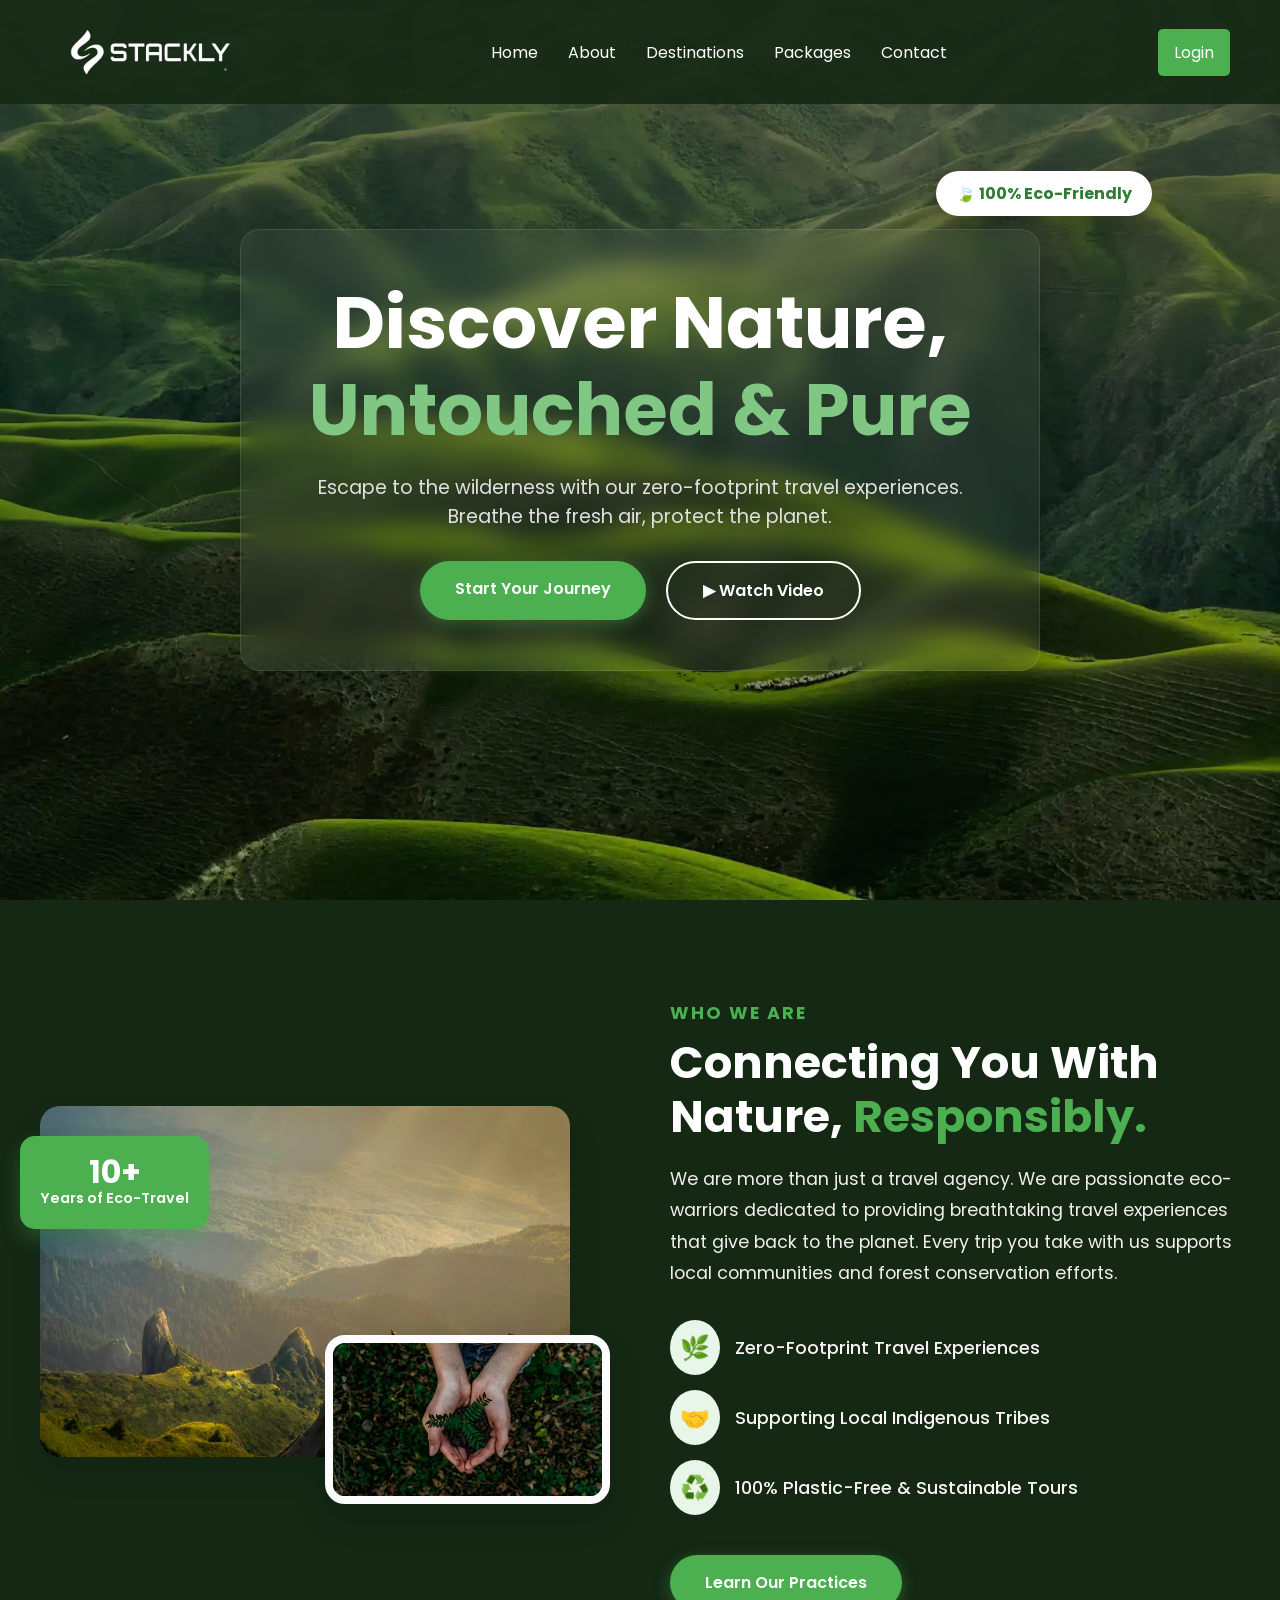
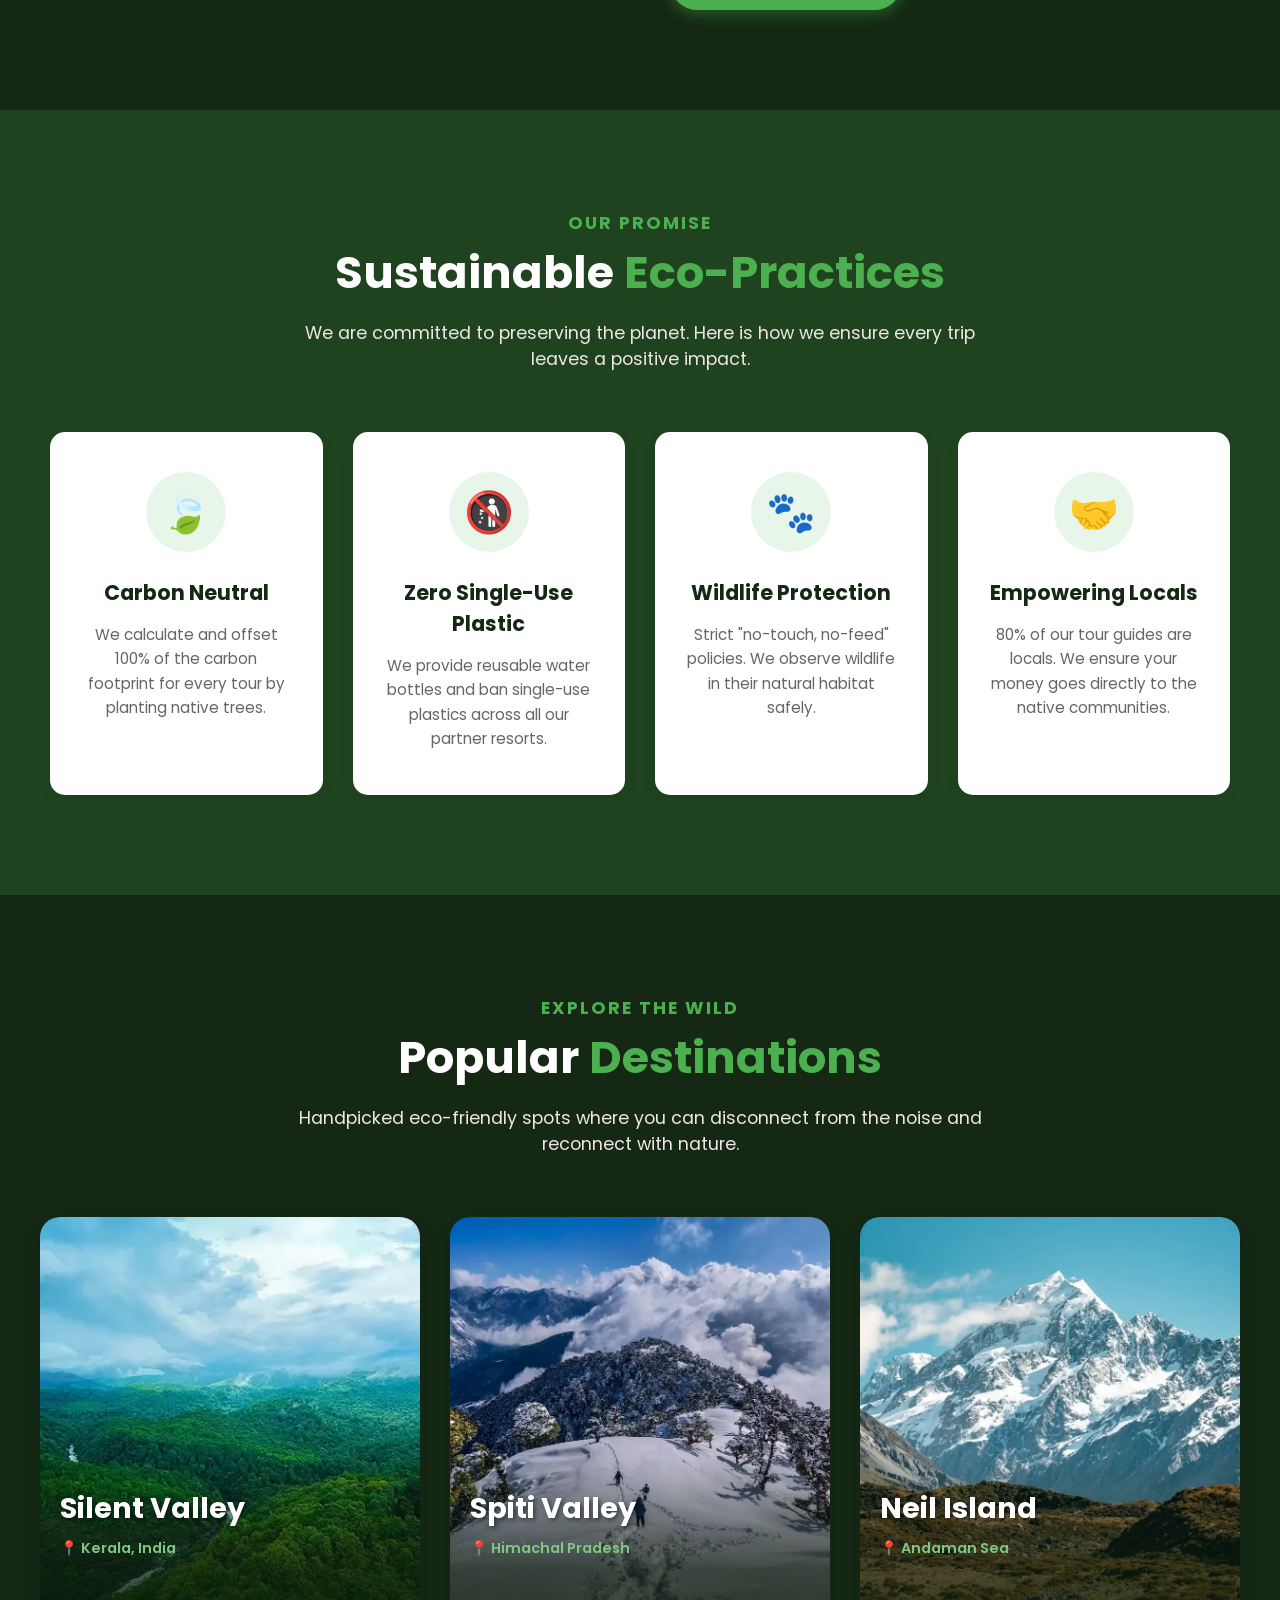
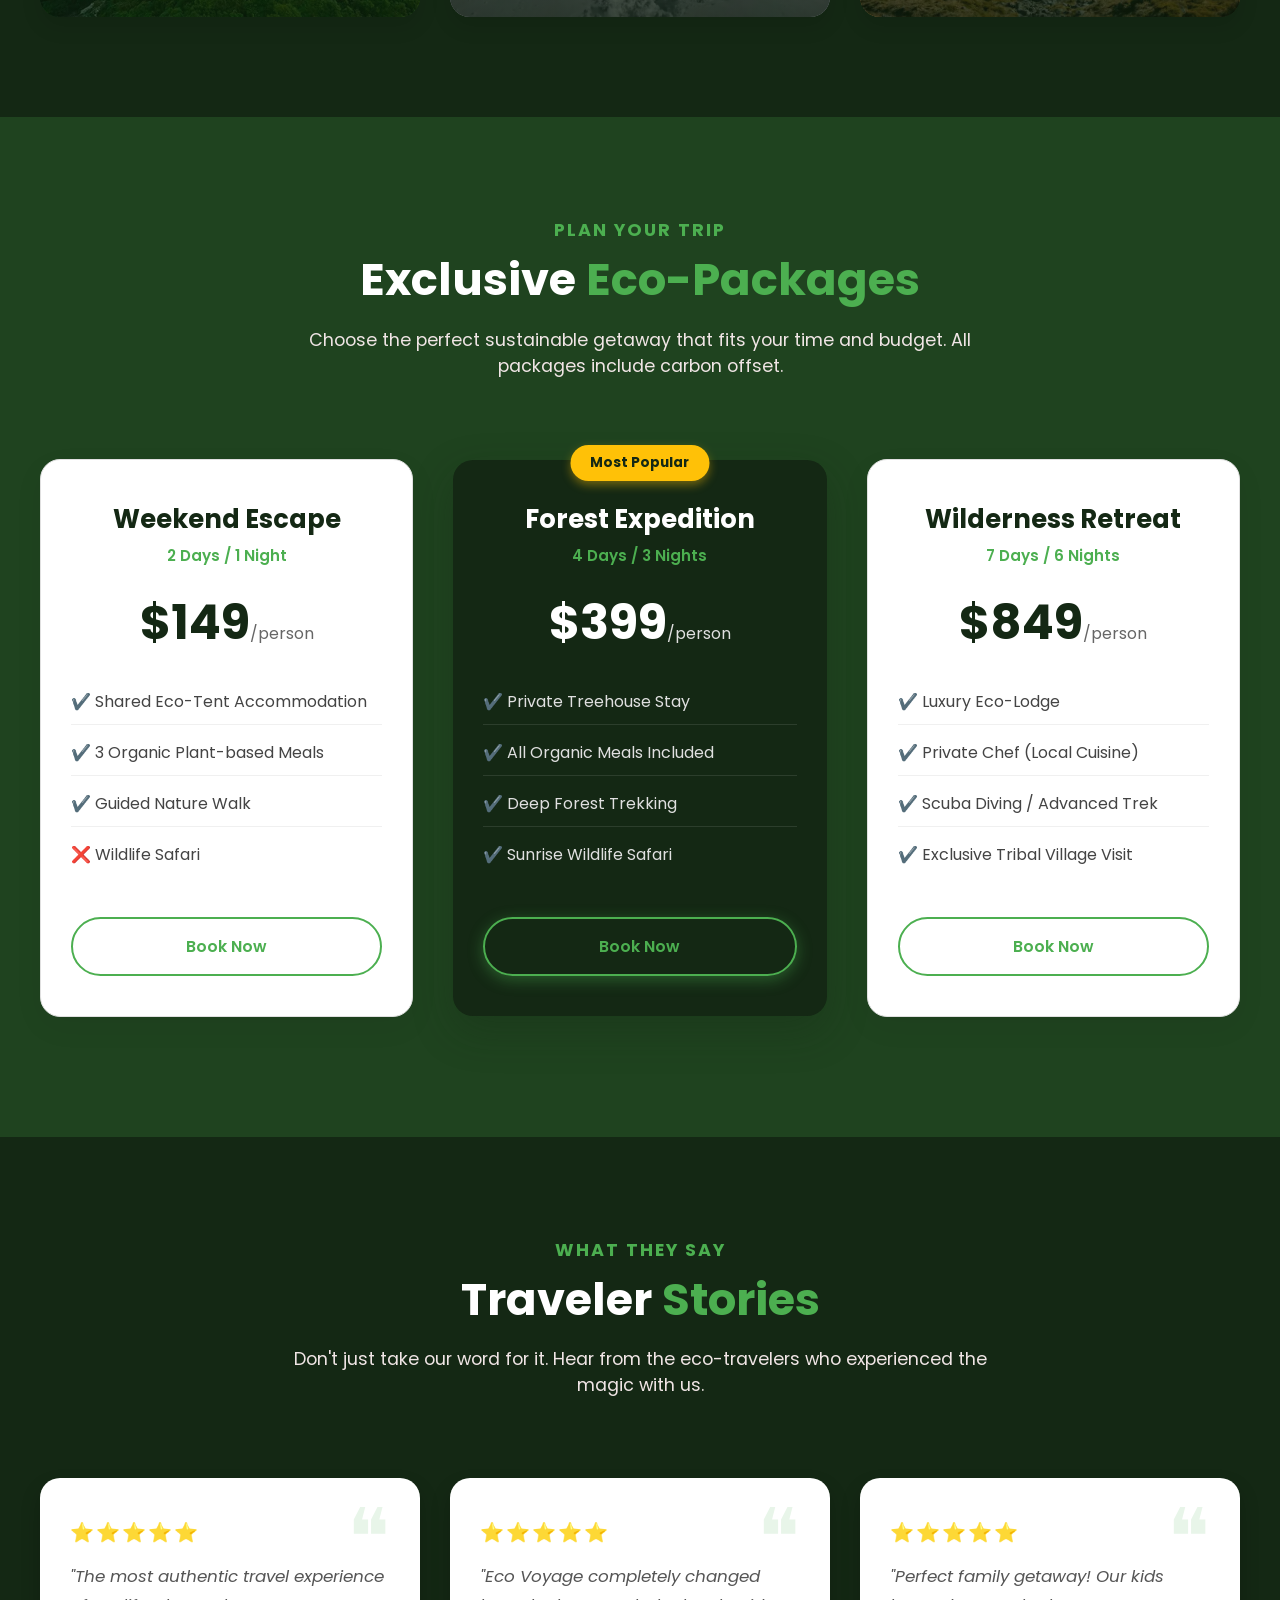
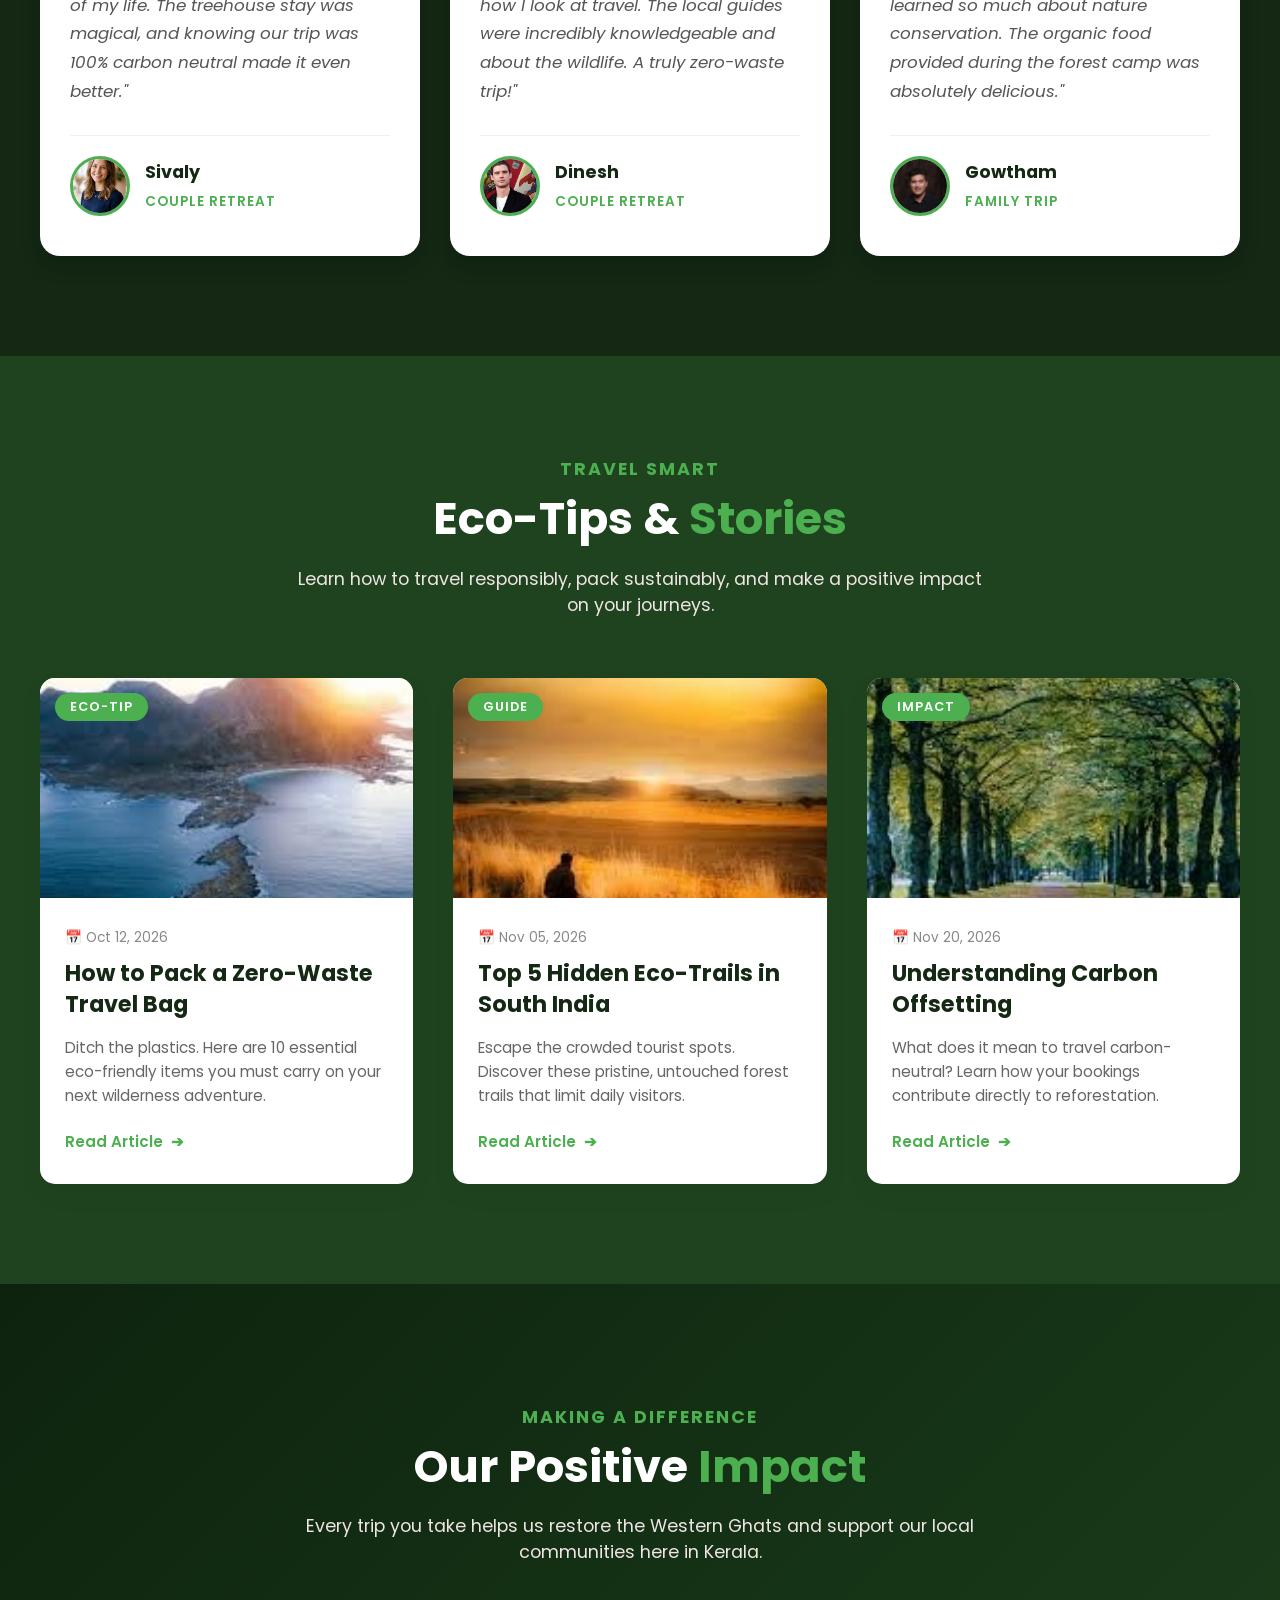
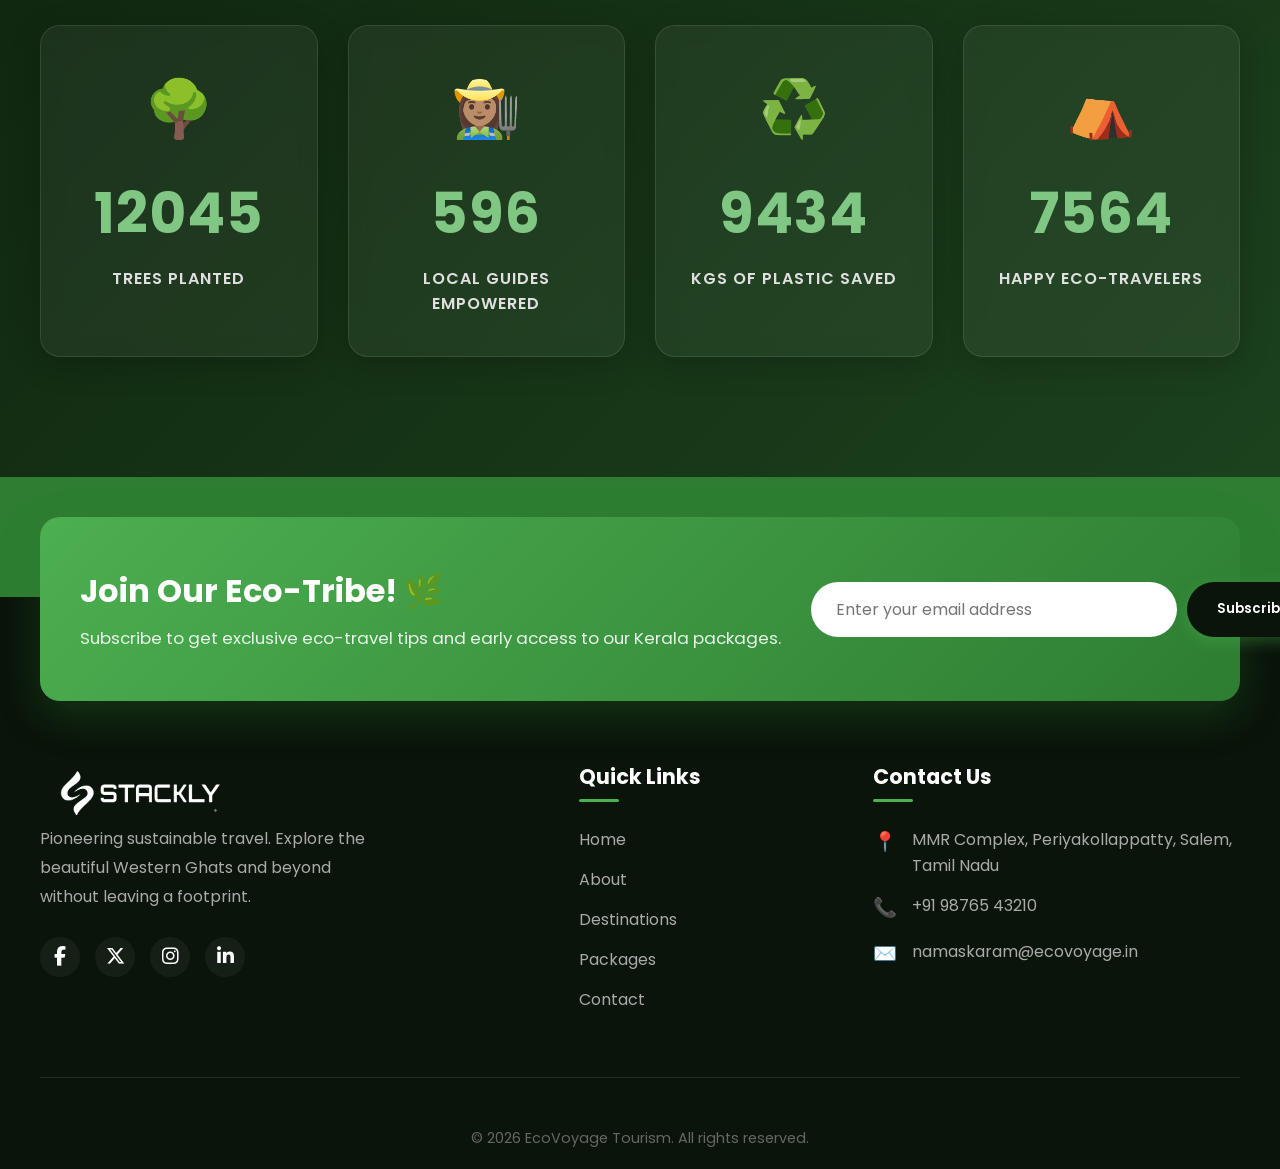
<file: index.html>
<!DOCTYPE html>
<html lang="en">

<head>
    <meta charset="UTF-8">
    <meta name="viewport" content="width=device-width, initial-scale=1.0">
    <title>Eco Tourism</title>
    <link href="https://unpkg.com/aos@2.3.1/dist/aos.css" rel="stylesheet">
    <link rel="stylesheet" href="style.css">
    <link rel="stylesheet" href="com.css">
    <link rel="stylesheet" href="https://cdnjs.cloudflare.com/ajax/libs/font-awesome/6.5.2/css/all.min.css">
</head>
</head>

<body>

    <nav class="navbar">


        <a href="index.html" class="logo-container">
            <img src="./asset/white logo (1).webp" alt="Company Logo" class="logo-img">
        </a>
        <ul class="nav-links">
            <li><a href="index.html">Home</a></li>
            <li><a href="about.html">About</a></li>
            <li><a href="destinations.html">Destinations</a></li>
            <li><a href="packages.html">Packages</a></li>
            <li><a href="contact.html">Contact</a></li>
            <div class="login mob-view">
                <a href="login.html">Login</a>
            </div>
        </ul>
        <div class="login">
            <a href="login.html">Login</a>
        </div>

        <div class="hamburger">
            <div class="line1"></div>
            <div class="line2"></div>
            <div class="line3"></div>
        </div>
    </nav>

 
    <section id="home" class="hero">
  
        <div class="hero-bg"></div>

       
        <div class="floating-badge">🍃 100% Eco-Friendly</div>

       
        <div class="hero-content">
            <h1 data-aos="fade-down" data-aos-duration="1000">Discover Nature,<br><span>Untouched & Pure</span></h1>
            <p data-aos="fade-up" data-aos-duration="1200" data-aos-delay="200">Escape to the wilderness with our
                zero-footprint travel experiences. Breathe the fresh air, protect the planet.</p>

            <div class="hero-buttons" data-aos="fade-up" data-aos-duration="1200" data-aos-delay="400">
                <a href="404.html" class="btn primary-btn">Start Your Journey</a>
                <a href="404.html" class="btn secondary-btn">▶ Watch Video</a>
            </div>
        </div>
    </section>

    
    <section id="about" class="about-section">
        <div class="container">
            <div class="about-grid">

                
                <div class="about-images" data-aos="fade-right" data-aos-duration="1200">
                    <img src="asset/t2.webp" alt="Nature Exploration" class="main-img">
                    <img src="asset/t3.webp" alt="Eco Plant" class="floating-img">

                   
                    <div class="experience-badge">
                        <h3>10+</h3>
                        <p>Years of Eco-Travel</p>
                    </div>
                </div>

              
                <div class="about-text" data-aos="fade-left" data-aos-duration="1200" data-aos-delay="200">
                    <h4 class="section-subtitle">Who We Are</h4>
                    <h2 class="section-title">Connecting You With Nature, <span>Responsibly.</span></h2>
                    <p class="about-desc">
                        We are more than just a travel agency. We are passionate eco-warriors dedicated to providing
                        breathtaking travel experiences that give back to the planet. Every trip you take with us
                        supports local communities and forest conservation efforts.
                    </p>

                    <ul class="about-features">
                        <li data-aos="fade-up" data-aos-delay="400"><span class="icon">🌿</span> Zero-Footprint Travel
                            Experiences</li>
                        <li data-aos="fade-up" data-aos-delay="500"><span class="icon">🤝</span> Supporting Local
                            Indigenous Tribes</li>
                        <li data-aos="fade-up" data-aos-delay="600"><span class="icon">♻️</span> 100% Plastic-Free &
                            Sustainable Tours</li>
                    </ul>

                    <a href="404.html" class="btn primary-btn about-btn">Learn Our Practices</a>
                </div>

            </div>
        </div>
    </section>

  
    <section id="practices" class="practices-section">
        <div class="container">

           
            <div class="section-header" data-aos="fade-up">
                <h4 class="section-subtitle">Our Promise</h4>
                <h2 class="section-title">Sustainable <span>Eco-Practices</span></h2>
                <p class="section-desc">We are committed to preserving the planet. Here is how we ensure every trip
                    leaves a positive impact.</p>
            </div>

            
            <div class="practices-grid">

               
                <div class="practice-card" data-aos="fade-up" data-aos-duration="1000" data-aos-delay="100">
                    <div class="icon-wrapper">
                        <span>🍃</span>
                    </div>
                    <h3>Carbon Neutral</h3>
                    <p>We calculate and offset 100% of the carbon footprint for every tour by planting native trees.</p>
                </div>

                
                <div class="practice-card" data-aos="fade-up" data-aos-duration="1000" data-aos-delay="200">
                    <div class="icon-wrapper">
                        <span>🚯</span>
                    </div>
                    <h3>Zero Single-Use Plastic</h3>
                    <p>We provide reusable water bottles and ban single-use plastics across all our partner resorts.</p>
                </div>

                
                <div class="practice-card" data-aos="fade-up" data-aos-duration="1000" data-aos-delay="300">
                    <div class="icon-wrapper">
                        <span>🐾</span>
                    </div>
                    <h3>Wildlife Protection</h3>
                    <p>Strict "no-touch, no-feed" policies. We observe wildlife in their natural habitat safely.</p>
                </div>

                <div class="practice-card" data-aos="fade-up" data-aos-duration="1000" data-aos-delay="400">
                    <div class="icon-wrapper">
                        <span>🤝</span>
                    </div>
                    <h3>Empowering Locals</h3>
                    <p>80% of our tour guides are locals. We ensure your money goes directly to the native communities.
                    </p>
                </div>

            </div>
        </div>
    </section>

  
    <section id="destinations" class="destinations-section">
        <div class="container">

            
            <div class="section-header" data-aos="fade-up">
                <h4 class="section-subtitle">Explore The Wild</h4>
                <h2 class="section-title">Popular <span>Destinations</span></h2>
                <p class="section-desc">Handpicked eco-friendly spots where you can disconnect from the noise and
                    reconnect with nature.</p>
            </div>

            
            <div class="destinations-grid">

                
                <div class="dest-card" data-aos="zoom-in-up" data-aos-duration="1000" data-aos-delay="100">
                    <img src="asset/t4.webp" alt="Silent Valley Rainforest">
                    <div class="dest-content">
                        <div class="dest-info">
                            <h3>Silent Valley</h3>
                            <span class="location">📍 Kerala, India</span>
                        </div>
                        <div class="dest-hidden-details">
                            <p>Explore untouched tropical evergreen forests and spot rare wildlife.</p>
                            <div class="dest-meta">
                                <span>⏱ 3 Days / 2 Nights</span>
                                <span>⭐ 4.9 (120 Reviews)</span>
                            </div>
                            <a href="404.html" class="btn dest-btn">View Details</a>
                        </div>
                    </div>
                </div>

               
                <div class="dest-card" data-aos="zoom-in-up" data-aos-duration="1000" data-aos-delay="200">
                    <img src="asset/t5.webp" alt="Spiti Valley Mountains">
                    <div class="dest-content">
                        <div class="dest-info">
                            <h3>Spiti Valley</h3>
                            <span class="location">📍 Himachal Pradesh</span>
                        </div>
                        <div class="dest-hidden-details">
                            <p>A zero-waste high altitude camping experience in the Himalayas.</p>
                            <div class="dest-meta">
                                <span>⏱ 5 Days / 4 Nights</span>
                                <span>⭐ 4.8 (85 Reviews)</span>
                            </div>
                            <a href="404.html" class="btn dest-btn">View Details</a>
                        </div>
                    </div>
                </div>

           
                <div class="dest-card" data-aos="zoom-in-up" data-aos-duration="1000" data-aos-delay="300">
                    <img src="asset/t6.webp" alt="Andaman Coral Reefs">
                    <div class="dest-content">
                        <div class="dest-info">
                            <h3>Neil Island</h3>
                            <span class="location">📍 Andaman Sea</span>
                        </div>
                        <div class="dest-hidden-details">
                            <p>Sustainable scuba diving and beach cleanup retreats.</p>
                            <div class="dest-meta">
                                <span>⏱ 4 Days / 3 Nights</span>
                                <span>⭐ 5.0 (200 Reviews)</span>
                            </div>
                            <a href="404.html" class="btn dest-btn">View Details</a>
                        </div>
                    </div>
                </div>

            </div>
        </div>
    </section>

 
    <section id="packages" class="packages-section">
        <div class="container">

           
            <div class="section-header" data-aos="fade-up">
                <h4 class="section-subtitle">Plan Your Trip</h4>
                <h2 class="section-title">Exclusive <span>Eco-Packages</span></h2>
                <p class="section-desc">Choose the perfect sustainable getaway that fits your time and budget. All
                    packages include carbon offset.</p>
            </div>

            
            <div class="packages-grid">

               
                <div class="package-card" data-aos="fade-up" data-aos-duration="1000" data-aos-delay="100">
                    <div class="package-header">
                        <h3>Weekend Escape</h3>
                        <p>2 Days / 1 Night</p>
                    </div>
                    <div class="package-price">
                        <h2>$149<span>/person</span></h2>
                    </div>
                    <ul class="package-features">
                        <li>✔️ Shared Eco-Tent Accommodation</li>
                        <li>✔️ 3 Organic Plant-based Meals</li>
                        <li>✔️ Guided Nature Walk</li>
                        <li>❌ Wildlife Safari</li>
                    </ul>
                    <a href="404.html" class="btn package-btn">Book Now</a>
                </div>

                <div class="package-card popular-card" data-aos="fade-up" data-aos-duration="1000" data-aos-delay="200">
                    <div class="popular-badge">Most Popular</div>
                    <div class="package-header">
                        <h3>Forest Expedition</h3>
                        <p>4 Days / 3 Nights</p>
                    </div>
                    <div class="package-price">
                        <h2>$399<span>/person</span></h2>
                    </div>
                    <ul class="package-features">
                        <li>✔️ Private Treehouse Stay</li>
                        <li>✔️ All Organic Meals Included</li>
                        <li>✔️ Deep Forest Trekking</li>
                        <li>✔️ Sunrise Wildlife Safari</li>
                    </ul>
                    <a href="404.html" class="btn primary-btn package-btn">Book Now</a>
                </div>

               
                <div class="package-card" data-aos="fade-up" data-aos-duration="1000" data-aos-delay="300">
                    <div class="package-header">
                        <h3>Wilderness Retreat</h3>
                        <p>7 Days / 6 Nights</p>
                    </div>
                    <div class="package-price">
                        <h2>$849<span>/person</span></h2>
                    </div>
                    <ul class="package-features">
                        <li>✔️ Luxury Eco-Lodge</li>
                        <li>✔️ Private Chef (Local Cuisine)</li>
                        <li>✔️ Scuba Diving / Advanced Trek</li>
                        <li>✔️ Exclusive Tribal Village Visit</li>
                    </ul>
                    <a href="404.html" class="btn package-btn">Book Now</a>
                </div>

            </div>
        </div>
    </section>


    <section id="testimonials" class="testimonials-section">
        <div class="container">

            <div class="section-header dark-header" data-aos="fade-up">
                <h4 class="section-subtitle">What They Say</h4>
                <h2 class="section-title">Traveler <span>Stories</span></h2>
                <p class="section-desc">Don't just take our word for it. Hear from the eco-travelers who experienced the
                    magic with us.</p>
            </div>

          
            <div class="testi-grid">

         
                <div class="testi-card" data-aos="fade-up" data-aos-duration="1000" data-aos-delay="100">
                    <div class="quote-icon">❝</div>
                    <div class="stars">⭐⭐⭐⭐⭐</div>
                    <p class="review-text">"The most authentic travel experience of my life. The treehouse stay was
                        magical, and knowing our trip was 100% carbon neutral made it even better."</p>
                    <div class="client-info">
                        <img src="asset/p1.webp" alt="Sarah J." class="client-img">
                        <div class="client-details">
                            <h4>Sivaly</h4>
                            <span>Couple Retreat</span>
                        </div>
                    </div>
                </div>

            
                <div class="testi-card" data-aos="fade-up" data-aos-duration="1000" data-aos-delay="200">
                    <div class="quote-icon">❝</div>
                    <div class="stars">⭐⭐⭐⭐⭐</div>
                    <p class="review-text">"Eco Voyage completely changed how I look at travel. The local guides were
                        incredibly knowledgeable and about the wildlife. A truly zero-waste trip!"</p>
                    <div class="client-info">
                        <img src="asset/p2.webp" alt="David M." class="client-img">
                        <div class="client-details">
                            <h4>Dinesh</h4>
                            <span>Couple Retreat</span>
                        </div>
                    </div>
                </div>

            
                <div class="testi-card" data-aos="fade-up" data-aos-duration="1000" data-aos-delay="300">
                    <div class="quote-icon">❝</div>
                    <div class="stars">⭐⭐⭐⭐⭐</div>
                    <p class="review-text">"Perfect family getaway! Our kids learned so much about nature conservation.
                        The organic food provided during the forest camp was absolutely delicious."</p>
                    <div class="client-info">
                        <img src="asset/p3.webp" alt="Michael T." class="client-img">
                        <div class="client-details">
                            <h4>Gowtham</h4>
                            <span>Family Trip</span>
                        </div>
                    </div>
                </div>

            </div>
        </div>
    </section>

    <section id="blog" class="blog-section">
        <div class="container">

         
            <div class="section-header" data-aos="fade-up">
                <h4 class="section-subtitle">Travel Smart</h4>
                <h2 class="section-title">Eco-Tips & <span>Stories</span></h2>
                <p class="section-desc">Learn how to travel responsibly, pack sustainably, and make a positive impact on
                    your journeys.</p>
            </div>

         
            <div class="blog-grid">

        
                <div class="blog-card" data-aos="fade-up" data-aos-duration="1000" data-aos-delay="100">
                    <div class="blog-image">
                        <span class="blog-tag">Eco-Tip</span>
                        <img src="asset/t7.webp" alt="Zero Waste Packing">
                    </div>
                    <div class="blog-content">
                        <span class="blog-date">📅 Oct 12, 2026</span>
                        <h3>How to Pack a Zero-Waste Travel Bag</h3>
                        <p>Ditch the plastics. Here are 10 essential eco-friendly items you must carry on your next
                            wilderness adventure.</p>
                        <a href="404.html" class="read-more">Read Article <span class="arrow">➔</span></a>
                    </div>
                </div>

                <div class="blog-card" data-aos="fade-up" data-aos-duration="1000" data-aos-delay="200">
                    <div class="blog-image">
                        <span class="blog-tag">Guide</span>
                        <img src="asset/t8.webp" alt="Forest Trails">
                    </div>
                    <div class="blog-content">
                        <span class="blog-date">📅 Nov 05, 2026</span>
                        <h3>Top 5 Hidden Eco-Trails in South India</h3>
                        <p>Escape the crowded tourist spots. Discover these pristine, untouched forest trails that limit
                            daily visitors.</p>
                        <a href="404.html" class="read-more">Read Article <span class="arrow">➔</span></a>
                    </div>
                </div>


                <div class="blog-card" data-aos="fade-up" data-aos-duration="1000" data-aos-delay="300">
                    <div class="blog-image">
                        <span class="blog-tag">Impact</span>
                        <img src="asset/t9.webp" alt="Planting Trees">
                    </div>
                    <div class="blog-content">
                        <span class="blog-date">📅 Nov 20, 2026</span>
                        <h3>Understanding Carbon Offsetting</h3>
                        <p>What does it mean to travel carbon-neutral? Learn how your bookings contribute directly to
                            reforestation.</p>
                        <a href="404.html" class="read-more">Read Article <span class="arrow">➔</span></a>
                    </div>
                </div>

            </div>
        </div>
    </section>

    <section id="impact" class="impact-section">
        <div class="impact-overlay"></div>

        <div class="container relative-z">
            <div class="section-header dark-header" data-aos="fade-up">
                <h4 class="section-subtitle">Making A Difference</h4>
                <h2 class="section-title">Our Positive <span>Impact</span></h2>
                <p class="section-desc">Every trip you take helps us restore the Western Ghats and support our local
                    communities here in Kerala.</p>
            </div>

            <div class="stats-grid">

                <div class="stat-card glass-card" data-aos="fade-up" data-aos-duration="1000" data-aos-delay="100">
                    <div class="stat-icon pulse-icon">🌳</div>
                    <h2 class="counter" data-target="15400">12045</h2>
                    <p>Trees Planted</p>
                </div>

                <div class="stat-card glass-card" data-aos="fade-up" data-aos-duration="1000" data-aos-delay="200">
                    <div class="stat-icon pulse-icon">👩🏽‍🌾</div>
                    <h2 class="counter" data-target="120">596</h2>
                    <p>Local Guides Empowered</p>
                </div>

                <div class="stat-card glass-card" data-aos="fade-up" data-aos-duration="1000" data-aos-delay="300">
                    <div class="stat-icon pulse-icon">♻️</div>
                    <h2 class="counter" data-target="5000">9434</h2>
                    <p>KGs of Plastic Saved</p>
                </div>

                <div class="stat-card glass-card" data-aos="fade-up" data-aos-duration="1000" data-aos-delay="400">
                    <div class="stat-icon pulse-icon">⛺</div>
                    <h2 class="counter" data-target="3200">7564</h2>
                    <p>Happy Eco-Travelers</p>
                </div>

            </div>
        </div>
    </section>

    <footer id="contact" class="footer-section">
        <div class="container">

            <div class="newsletter-box" data-aos="zoom-in" data-aos-duration="1000">
                <div class="news-text">
                    <h2>Join Our Eco-Tribe! 🌿</h2>
                    <p>Subscribe to get exclusive eco-travel tips and early access to our Kerala packages.</p>
                </div>
                <form class="news-form" id="newsForm" novalidate>
                    <input type="email" id="newsEmail" placeholder="Enter your email address" required>
                    <button type="submit" class="btn primary-btn" id="newsBtn">Subscribe</button>
                    <span class="news-error" id="newsError">Please enter a valid email.</span>
                </form>
            </div>

            <div class="footer-grid">

                <div class="footer-col" data-aos="fade-up" data-aos-delay="100">
                    <a href="index.html">
                    <div class="logo-container">
                        <img src="./asset/white logo (1).webp" alt="Company Logo" class="logo-img">
                    </div>
                    </a>
                    <p class="footer-desc">Pioneering sustainable travel. Explore the beautiful Western Ghats and beyond
                        without leaving a footprint.</p>
                    <div class="social-links">
                        <a href="404.html"><i class="fa-brands fa-facebook-f"></i></a>
                        <a href="404.html"><i class="fa-brands fa-x-twitter"></i></a>
                        <a href="404.html"><i class="fa-brands fa-instagram"></i></a>
                        <a href="404.html"><i class="fa-brands fa-linkedin-in"></i></a>
                    </div>
                </div>

                <div class="footer-col" data-aos="fade-up" data-aos-delay="200">
                    <h3>Quick Links</h3>
                    <ul>
                        <li><a href="index.html">Home</a></li>
                        <li><a href="about.html">About</a></li>
                        <li><a href="destinations.html"> Destinations</a></li>
                        <li><a href="packages.html"> Packages</a></li>
                        <li><a href="contact.html">Contact</a></li>
                    </ul>
                </div>

                <div class="footer-col" data-aos="fade-up" data-aos-delay="300">
                    <h3>Contact Us</h3>
                    <ul class="contact-info">
                        <li><span class="icon">📍</span> MMR Complex, Periyakollappatty, Salem, Tamil Nadu</li>
                        <li><span class="icon">📞</span> +91 98765 43210</li>
                        <li><span class="icon">✉️</span> namaskaram@ecovoyage.in</li>
                    </ul>
                </div>

            </div>

            <div class="footer-bottom">
                <p>&copy; 2026 EcoVoyage Tourism. All rights reserved.</p>
            </div>

        </div>
    </footer>

    <script>
        const newsForm = document.getElementById('newsForm');
        const newsEmail = document.getElementById('newsEmail');
        const newsError = document.getElementById('newsError');
        const newsBtn = document.getElementById('newsBtn');

        newsForm.addEventListener('submit', function (e) {
            e.preventDefault();
            const emailRegex = /^[a-zA-Z0-9._%+-]+@[a-zA-Z0-9.-]+\.[a-zA-Z]{2,}$/;

            if (!emailRegex.test(newsEmail.value)) {
                newsError.style.display = "block";
                newsEmail.style.borderColor = "#ff4d4d";
            } else {
                newsError.style.display = "none";
                newsBtn.innerText = "Subscribing...";
                newsBtn.disabled = true;

                
                setTimeout(() => {
                    newsBtn.innerText = "Subscribed!";
                    window.location.href = '404.html'
                    newsEmail.value = "";
                    setTimeout(() => {
                        newsBtn.innerText = "Subscribe";
                        newsBtn.disabled = false;
                    }, 500);
                }, 100);
            }
        });
    </script>

    <script src="https://unpkg.com/aos@2.3.1/dist/aos.js"></script>
    <script src="main.js"></script>
</body>

</html>
</file>
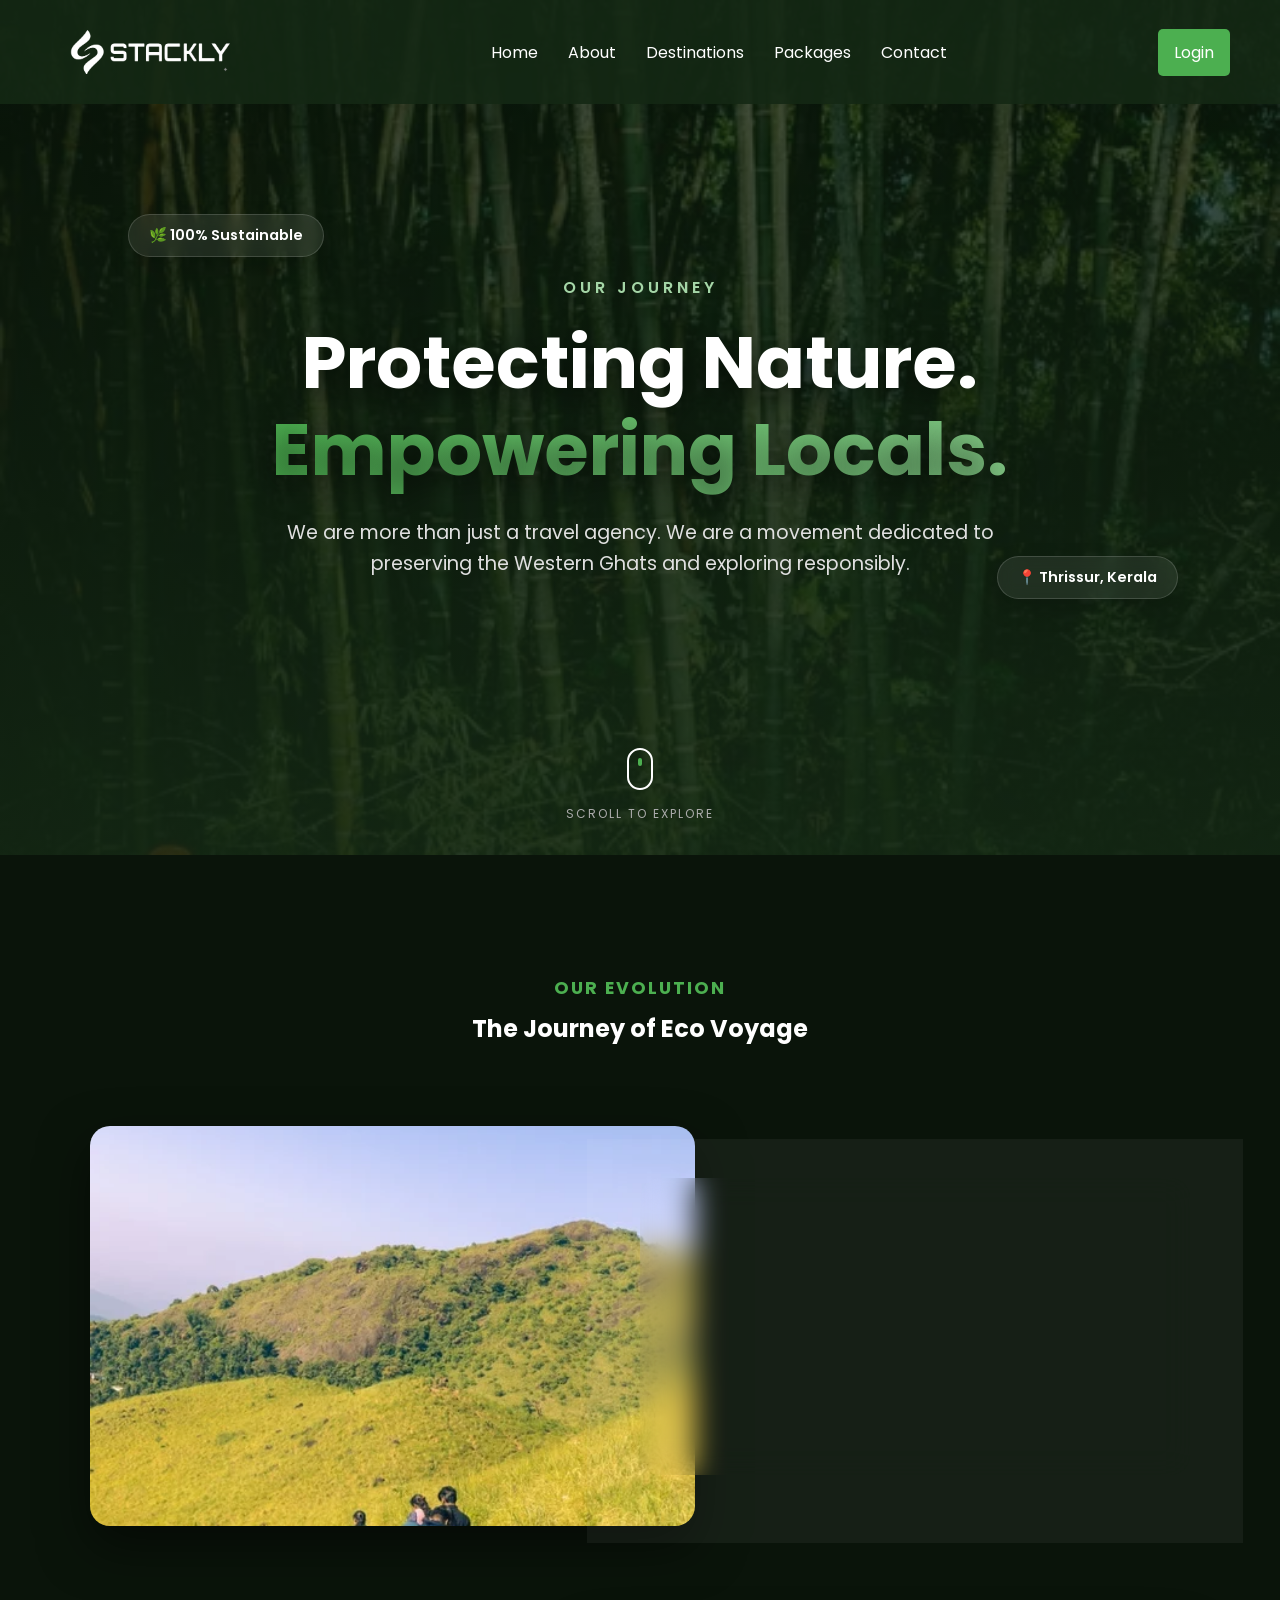
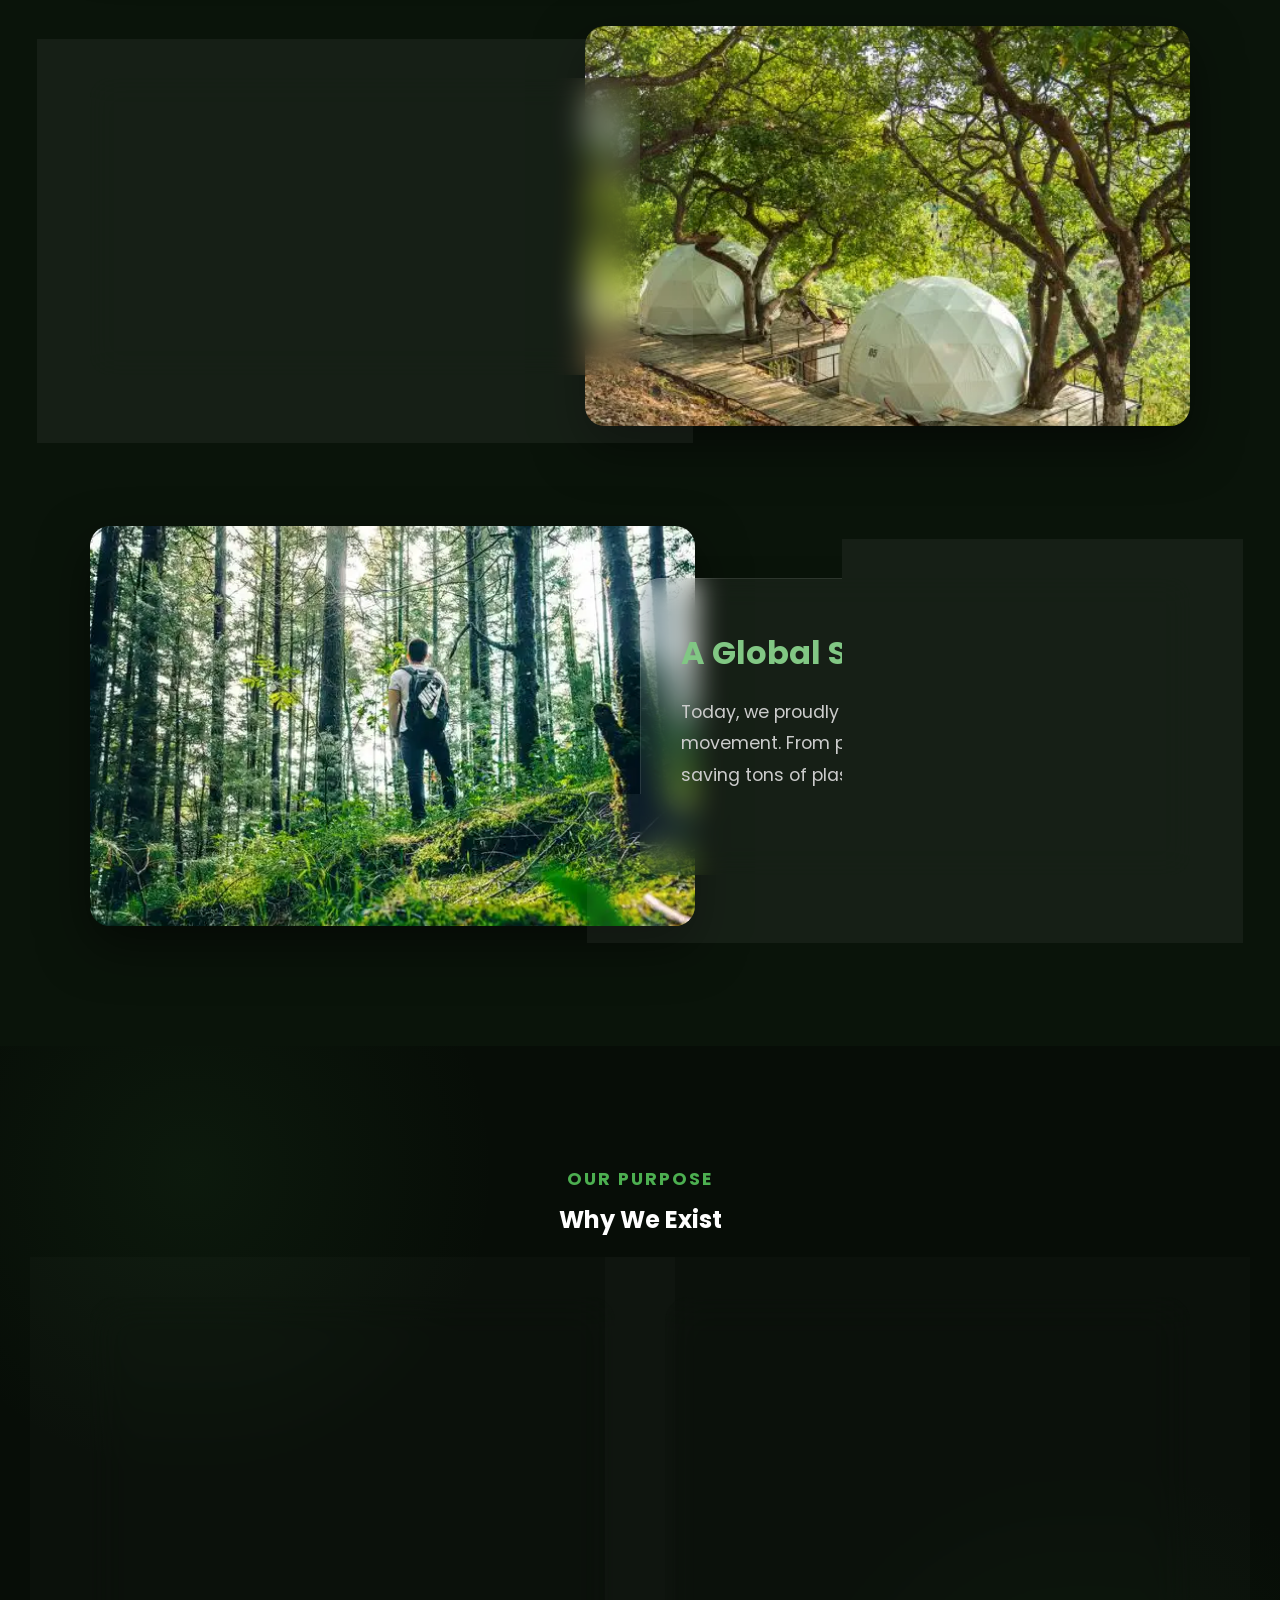
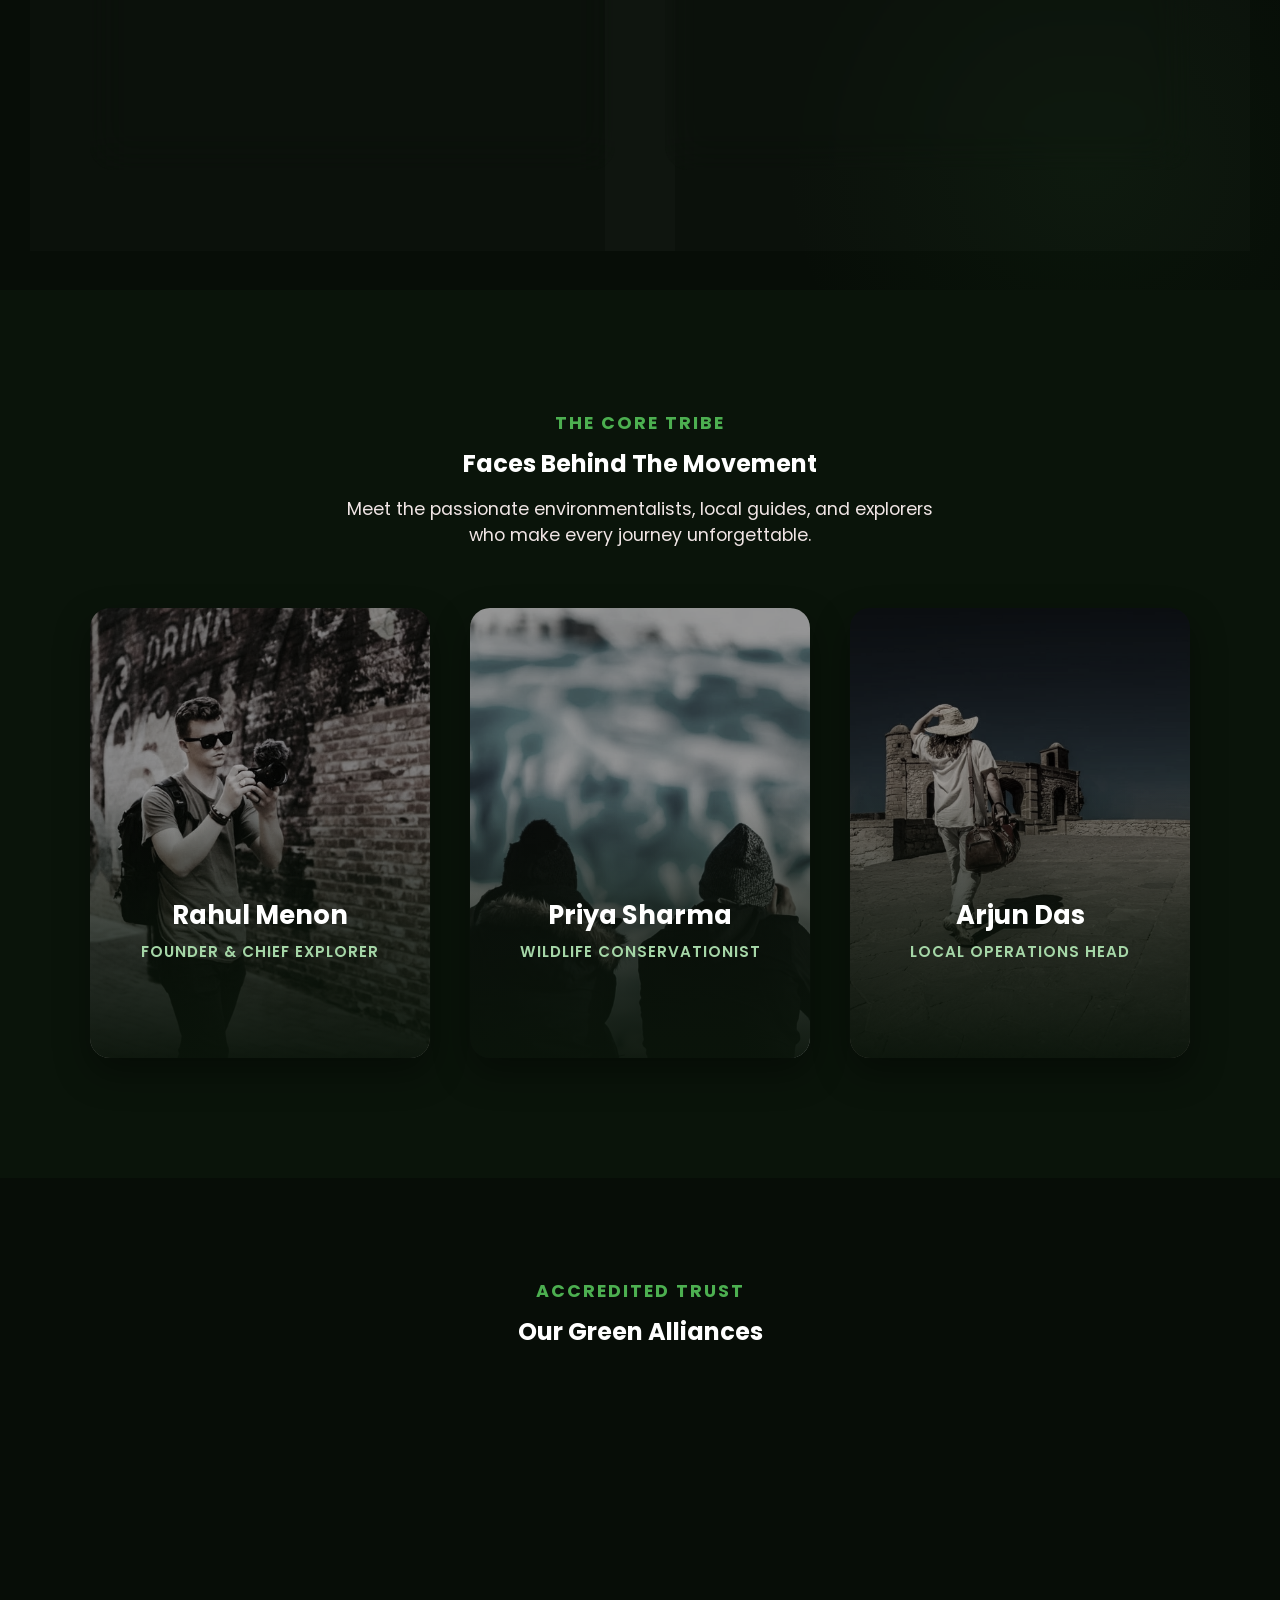
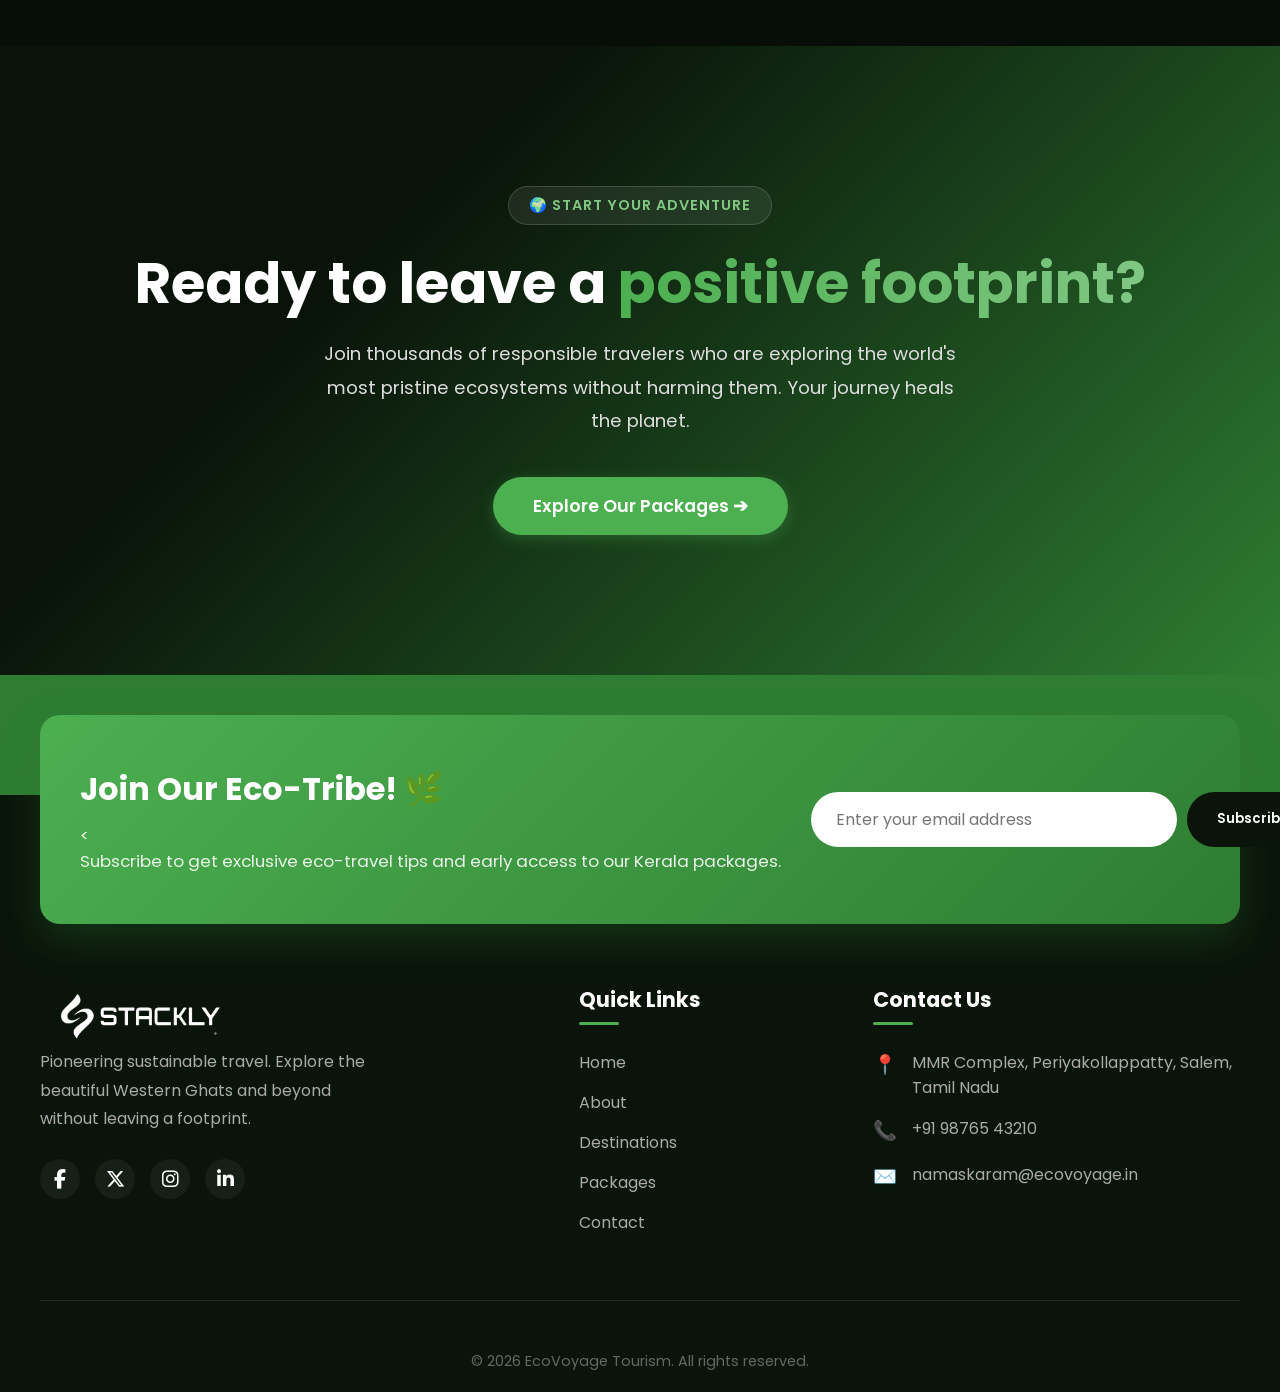
<file: about.html>
<!DOCTYPE html>
<html lang="en">

<head>
    <meta charset="UTF-8">
    <meta name="viewport" content="width=device-width, initial-scale=1.0">
    <title>About</title>
    <link rel="stylesheet" href="about.css">
    <link rel="stylesheet" href="com.css">
    <link rel="stylesheet" href="https://cdnjs.cloudflare.com/ajax/libs/font-awesome/6.5.2/css/all.min.css">
</head>
</head>

<body>
    <nav class="navbar">


        <a href="index.html" class="logo-container">
            <img src="./asset/white logo (1).webp" alt="Company Logo" class="logo-img">
        </a>
        <ul class="nav-links">
            <li><a href="index.html">Home</a></li>
            <li><a href="about.html">About</a></li>
            <li><a href="destinations.html">Destinations</a></li>
            <li><a href="packages.html">Packages</a></li>
            <li><a href="contact.html">Contact</a></li>
            <div class="login mob-view">
                <a href="login.html">Login</a>
            </div>
        </ul>
        <div class="login">
            <a href="login.html">Login</a>
        </div>

        <div class="hamburger">
            <div class="line1"></div>
            <div class="line2"></div>
            <div class="line3"></div>
        </div>
    </nav>

    <section class="about-hero premium-hero">

        <div class="hero-bg-anim"></div>

        <div class="floating-eco-badge badge-1">🌿 100% Sustainable</div>
        <div class="floating-eco-badge badge-2">📍 Thrissur, Kerala</div>

        <div class="about-hero-content">
            <h4 class="hero-subtitle" data-aos="fade-down" data-aos-duration="1000">Our Journey</h4>
            <h1 class="hero-title" data-aos="zoom-in" data-aos-duration="1200" data-aos-delay="200">
                Protecting Nature.<br><span>Empowering Locals.</span>
            </h1>
            <p data-aos="fade-up" data-aos-duration="1000" data-aos-delay="400">We are more than just a travel agency.
                We are a movement dedicated to preserving the Western Ghats and exploring responsibly.</p>
        </div>

        <a href="404.html" class="scroll-indicator" data-aos="fade-in" data-aos-delay="800">
            <span class="mouse">
                <span class="wheel"></span>
            </span>
            <span class="scroll-text">Scroll to explore</span>
        </a>

    </section>

    <section id="story" class="premium-story section-padding">
        <div class="container">

            <div class="story-heading" data-aos="fade-down" data-aos-duration="1000">
                <h4 class="section-subtitle">Our Evolution</h4>
                <h2 class="section-title text-white">The Journey of <span>Eco Voyage</span></h2>
            </div>

            <div class="story-wrapper">

                <div class="story-block">
                    <div class="story-img-container" data-aos="zoom-out-right" data-aos-duration="1200">
                        <img src="asset/ab1.webp" alt="2018 Beginning">
                    </div>
                    <div class="story-content-box" data-aos="fade-up-left" data-aos-duration="1200"
                        data-aos-delay="200">
                        <div class="watermark-year">2018</div>
                        <h3>The Awakening</h3>
                        <p>It started in the dense trails of Thrissur. A group of passionate volunteers saw the
                            destruction caused by mass tourism. We realized that if we didn't step up to protect the
                            Western Ghats, no one would.</p>
                    </div>
                </div>

                <div class="story-block reverse">
                    <div class="story-img-container" data-aos="zoom-out-left" data-aos-duration="1200">
                        <img src="asset/ab2.webp" alt="2022 Community">
                    </div>
                    <div class="story-content-box" data-aos="fade-up-right" data-aos-duration="1200"
                        data-aos-delay="200">
                        <div class="watermark-year">2022</div>
                        <h3>Empowering Tribes</h3>
                        <p>We expanded our vision by partnering directly with indigenous tribes. We built sustainable
                            eco-camps where the revenue went straight into the hands of the locals, turning them into
                            forest guardians.</p>
                    </div>
                </div>

                <div class="story-block">
                    <div class="story-img-container" data-aos="zoom-out-right" data-aos-duration="1200">
                        <img src="asset/ab3.webp" alt="2026 Global">
                    </div>
                    <div class="story-content-box" data-aos="fade-up-left" data-aos-duration="1200"
                        data-aos-delay="200">
                        <div class="watermark-year">2026</div>
                        <h3>A Global Standard</h3>
                        <p>Today, we proudly lead the carbon-neutral travel movement. From planting thousands of trees
                            to saving tons of plastic, Eco Voyage proves that exploring the world can actually help heal
                            it.</p>
                    </div>
                </div>

            </div>
        </div>
    </section>

    <section id="mission-vision" class="mv-premium section-padding">
        <div class="container relative-z">

            <div class="section-header text-center" data-aos="fade-down">
                <h4 class="section-subtitle">Our Purpose</h4>
                <h2 class="section-title text-white">Why We <span>Exist</span></h2>
            </div>

            <div class="mv-premium-grid">

                <div class="mv-glass-card" data-aos="fade-right" data-aos-duration="1000">
                    <div class="mv-glow-blob blob-1"></div>
                    <div class="mv-icon-wrapper">
                        <span class="icon">🎯</span>
                    </div>
                    <h3>Our Mission</h3>
                    <p>To pioneer 100% carbon-neutral travel in the Western Ghats. We aim to protect biodiversity while
                        directly funding indigenous communities, ensuring every journey leaves a positive footprint.</p>
                </div>

                <div class="mv-glass-card" data-aos="fade-left" data-aos-duration="1000" data-aos-delay="200">
                    <div class="mv-glow-blob blob-2"></div>
                    <div class="mv-icon-wrapper">
                        <span class="icon">👁️</span>
                    </div>
                    <h3>Our Vision</h3>
                    <p>To redefine global tourism by setting the ultimate standard for sustainability. We envision a
                        world where exploring nature inherently heals it, making eco-tourism the only way to travel.</p>
                </div>

            </div>
        </div>
    </section>

    <section id="team" class="team-premium section-padding">
        <div class="container">

            <div class="section-header text-center" data-aos="fade-down">
                <h4 class="section-subtitle">The Core Tribe</h4>
                <h2 class="section-title text-white">Faces Behind The <span>Movement</span></h2>
                <p class="section-desc" style="color: #aaa; max-width: 600px; margin: 15px auto 0;">Meet the passionate
                    environmentalists, local guides, and explorers who make every journey unforgettable.</p>
            </div>

            <div class="team-grid-premium">

                <div class="team-card-pro" data-aos="fade-up" data-aos-duration="1000" data-aos-delay="100">
                    <div class="team-img-wrapper">
                        <img src="asset/d1 (2).webp" alt="Rahul Menon">
                        <div class="card-gradient-overlay"></div>
                    </div>
                    <div class="team-info-box">
                        <h3>Rahul Menon</h3>
                        <p class="team-role">Founder & Chief Explorer</p>

                        <div class="social-glass-tray">

                            <a href="404.html"><i class="fa-brands fa-facebook-f"></i></a>
                            <a href="404.html"><i class="fa-brands fa-x-twitter"></i></a>
                            <a href="404.html"><i class="fa-brands fa-instagram"></i></a>
                            <a href="404.html"><i class="fa-brands fa-linkedin-in"></i></a>
                        </div>
                    </div>
                </div>

                <div class="team-card-pro" data-aos="fade-up" data-aos-duration="1000" data-aos-delay="200">
                    <div class="team-img-wrapper">
                        <img src="asset/d2 (2).webp" alt="Priya Sharma">
                        <div class="card-gradient-overlay"></div>
                    </div>
                    <div class="team-info-box">
                        <h3>Priya Sharma</h3>
                        <p class="team-role">Wildlife Conservationist</p>

                        <div class="social-glass-tray">

                            <a href="404.html"><i class="fa-brands fa-facebook-f"></i></a>
                            <a href="404.html"><i class="fa-brands fa-x-twitter"></i></a>
                            <a href="404.html"><i class="fa-brands fa-instagram"></i></a>
                            <a href="404.html"><i class="fa-brands fa-linkedin-in"></i></a>
                        </div>
                    </div>
                </div>

                <div class="team-card-pro" data-aos="fade-up" data-aos-duration="1000" data-aos-delay="300">
                    <div class="team-img-wrapper">
                        <img src="asset/d3 (2).webp" alt="Arjun Das">
                        <div class="card-gradient-overlay"></div>
                    </div>
                    <div class="team-info-box">
                        <h3>Arjun Das</h3>
                        <p class="team-role">Local Operations Head</p>

                        <div class="social-glass-tray">

                            <a href="404.html"><i class="fa-brands fa-facebook-f"></i></a>
                            <a href="404.html"><i class="fa-brands fa-x-twitter"></i></a>
                            <a href="404.html"><i class="fa-brands fa-instagram"></i></a>
                            <a href="404.html"><i class="fa-brands fa-linkedin-in"></i></a>
                        </div>
                    </div>
                </div>

            </div>
        </div>
    </section>

    
    <section id="partners" class="partners-premium section-padding">
        <div class="container">

         
            <div class="section-header text-center" data-aos="fade-down">
                <h4 class="section-subtitle">Accredited Trust</h4>
                <h2 class="section-title text-white">Our Green <span>Alliances</span></h2>
            </div>

          
            <div class="marquee-container" data-aos="fade-up" data-aos-duration="1000">
                <a href="404.html" class="marquee-track">

                    <div class="partner-badge"><span>🌲</span> Global Forest Fund</div>
                    <div class="partner-badge"><span>♻️</span> Zero Waste India</div>
                    <div class="partner-badge"><span>🐾</span> Wildlife Protect</div>
                    <div class="partner-badge"><span>🌍</span> Eco Tourism Board</div>
                    <div class="partner-badge"><span>🌿</span> Western Ghats Hub</div>

                 
                    <div class="partner-badge"><span>🌲</span> Global Forest Fund</div>
                    <div class="partner-badge"><span>♻️</span> Zero Waste India</div>
                    <div class="partner-badge"><span>🐾</span> Wildlife Protect</div>
                    <div class="partner-badge"><span>🌍</span> Eco Tourism Board</div>
                    <div class="partner-badge"><span>🌿</span> Western Ghats Hub</div>

                </a>
            </div>

        </div>
    </section>
    <section id="about-cta" class="cta-premium-section" data-aos="zoom-in" data-aos-duration="1200">
        <div class="cta-glow-overlay"></div>

        <div class="container cta-pro-container relative-z">

            <div class="cta-badge" data-aos="fade-down" data-aos-delay="200">🌍 Start Your Adventure</div>

            <h2 class="cta-title" data-aos="fade-up" data-aos-delay="300">
                Ready to leave a <span>positive footprint?</span>
            </h2>

            <p class="cta-desc" data-aos="fade-up" data-aos-delay="400">
                Join thousands of responsible travelers who are exploring the world's most pristine ecosystems without
                harming them. Your journey heals the planet.
            </p>

            <div class="cta-btn-wrapper" data-aos="fade-up" data-aos-delay="500">
                <a href="404.html" class="btn cta-glow-btn">Explore Our Packages ➔</a>
            </div>

        </div>
    </section>



    <footer id="contact" class="footer-section">
        <div class="container">

            <div class="newsletter-box" data-aos="zoom-in" data-aos-duration="1000">
                <div class="news-text">
                    <h2>Join Our Eco-Tribe! 🌿</h2>
                    < <p>Subscribe to get exclusive eco-travel tips and early access to our Kerala packages.</p>
                </div>
                <form class="news-form" id="newsForm" novalidate>
                    <input type="email" id="newsEmail" placeholder="Enter your email address" required>
                    <button type="submit" class="btn primary-btn" id="newsBtn">Subscribe</button>
                    <span class="news-error" id="newsError">Please enter a valid email.</span>
                </form>
            </div>

            <div class="footer-grid">

                <div class="footer-col" data-aos="fade-up" data-aos-delay="100">
                     <a href="index.html">
                    <div class="logo-container">
                        <img src="./asset/white logo (1).webp" alt="Company Logo" class="logo-img">
                    </div>
                    </a>
                    <p class="footer-desc">Pioneering sustainable travel. Explore the beautiful Western Ghats and beyond
                        without leaving a footprint.</p>
                    <div class="social-links">
                        <a href="404.html"><i class="fa-brands fa-facebook-f"></i></a>
                        <a href="404.html"><i class="fa-brands fa-x-twitter"></i></a>
                        <a href="404.html"><i class="fa-brands fa-instagram"></i></a>
                        <a href="404.html"><i class="fa-brands fa-linkedin-in"></i></a>

                    </div>
                </div>

                <div class="footer-col" data-aos="fade-up" data-aos-delay="200">
                    <h3>Quick Links</h3>
                    <ul>
                        <li><a href="index.html">Home</a></li>
                        <li><a href="about.html">About</a></li>
                        <li><a href="destinations.html"> Destinations</a></li>
                        <li><a href="packages.html"> Packages</a></li>
                        <li><a href="contact.html">Contact</a></li>
                    </ul>
                </div>

                <div class="footer-col" data-aos="fade-up" data-aos-delay="300">
                    <h3>Contact Us</h3>
                    <ul class="contact-info">
                        <li><span class="icon">📍</span> MMR Complex, Periyakollappatty, Salem, Tamil Nadu</li>
                        <li><span class="icon">📞</span> +91 98765 43210</li>
                        <li><span class="icon">✉️</span> namaskaram@ecovoyage.in</li>
                    </ul>
                </div>

            </div>

            <div class="footer-bottom">
                <p>&copy; 2026 EcoVoyage Tourism. All rights reserved. </p>
            </div>

        </div>
    </footer>
    <script src="https://unpkg.com/aos@2.3.1/dist/aos.js"></script>

    <script src="main.js"></script>

    <script>
        const newsForm = document.getElementById('newsForm');
        const newsEmail = document.getElementById('newsEmail');
        const newsError = document.getElementById('newsError');
        const newsBtn = document.getElementById('newsBtn');

        newsForm.addEventListener('submit', function (e) {
            e.preventDefault();
            const emailRegex = /^[a-zA-Z0-9._%+-]+@[a-zA-Z0-9.-]+\.[a-zA-Z]{2,}$/;

            if (!emailRegex.test(newsEmail.value)) {
                newsError.style.display = "block";
                newsEmail.style.borderColor = "#ff4d4d";
            } else {
                newsError.style.display = "none";
                newsBtn.innerText = "Subscribing...";
                newsBtn.disabled = true;

    
                setTimeout(() => {
                    newsBtn.innerText = "Subscribed!";
                    window.location.href = '404.html'
                    newsEmail.value = "";
                    setTimeout(() => {
                        newsBtn.innerText = "Subscribe";
                        newsBtn.disabled = false;
                    }, 500);
                }, 100);
            }
        });
    </script>


</body>

</html>
</file>
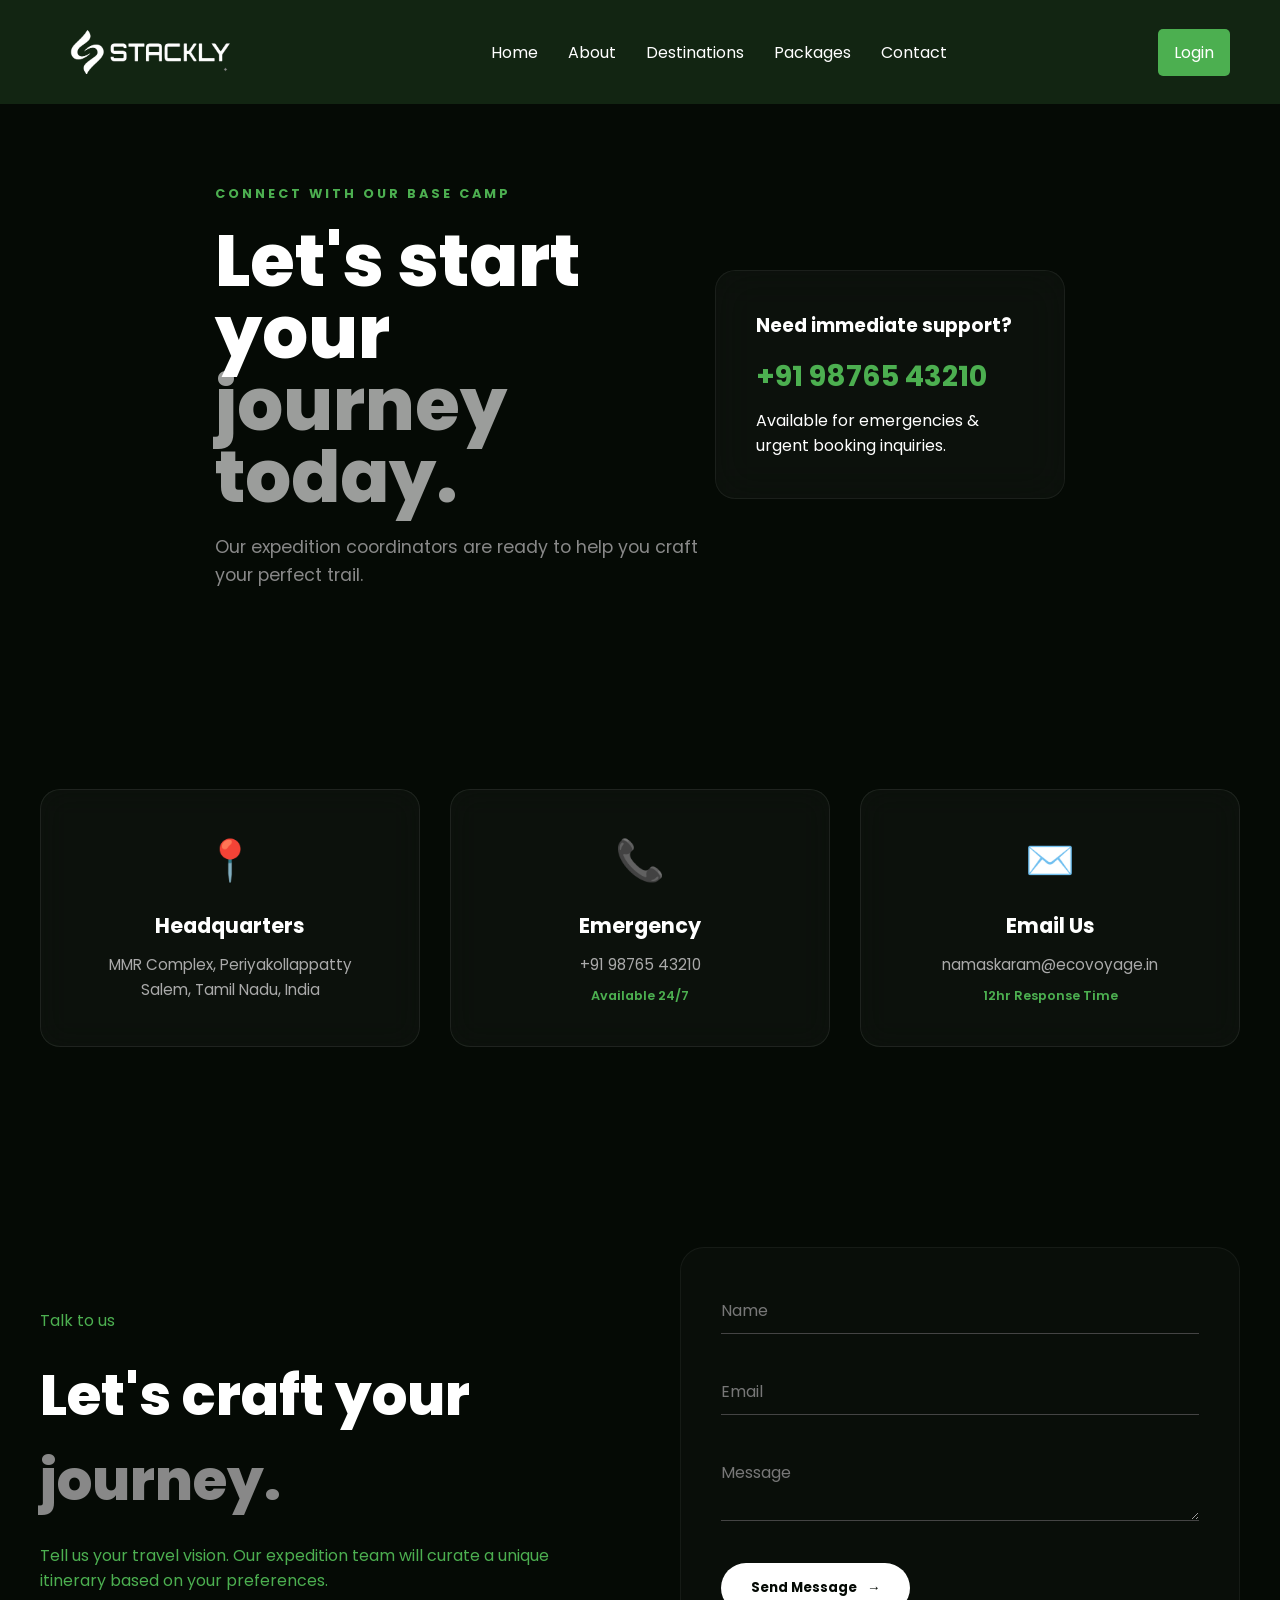
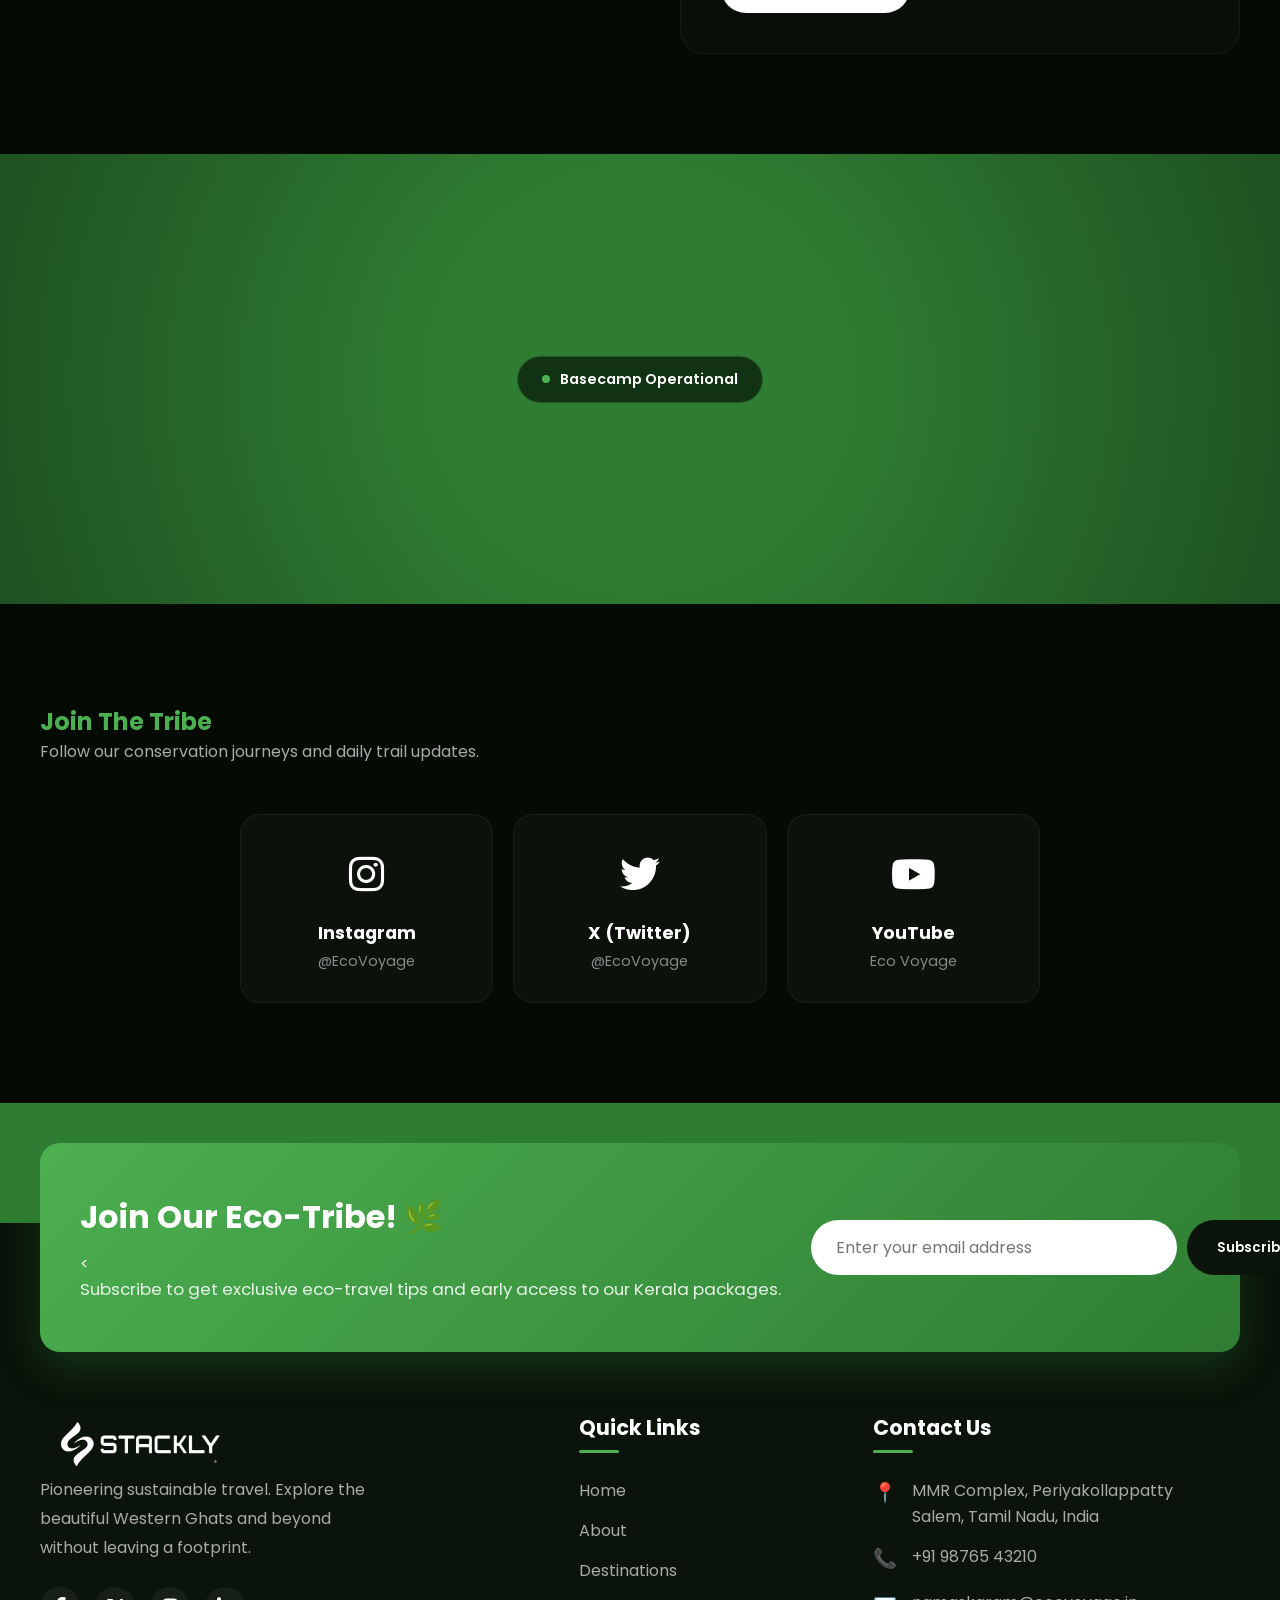
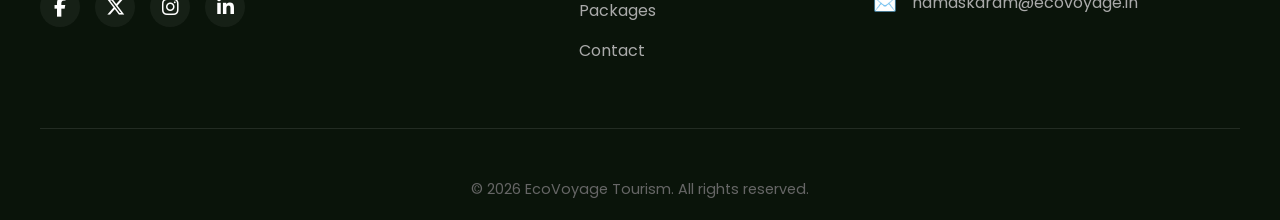
<file: contact.html>
<!DOCTYPE html>
<html lang="en">

<head>
    <meta charset="UTF-8">
    <meta name="viewport" content="width=device-width, initial-scale=1.0">
    <title>Contact</title>
    <link rel="stylesheet" href="contact.css">
    <link rel="stylesheet" href="com.css">
    <link rel="stylesheet" href="https://cdnjs.cloudflare.com/ajax/libs/font-awesome/6.5.2/css/all.min.css">
</head>

<body>
    <nav class="navbar">


        <a href="index.html" class="logo-container">
            <img src="./asset/white logo (1).webp" alt="Company Logo" class="logo-img">
        </a>
        <ul class="nav-links">
            <li><a href="index.html">Home</a></li>
            <li><a href="about.html">About</a></li>
            <li><a href="destinations.html">Destinations</a></li>
            <li><a href="packages.html">Packages</a></li>
            <li><a href="contact.html">Contact</a></li>
            <div class="login mob-view">
                <a href="login.html">Login</a>
            </div>
        </ul>
        <div class="login">
            <a href="login.html">Login</a>
        </div>

        <div class="hamburger">
            <div class="line1"></div>
            <div class="line2"></div>
            <div class="line3"></div>
        </div>
    </nav>

   
    <section class="contact-hero-minimal">
        <div class="container hero-container-min">

            <div class="hero-text-block" data-aos="fade-up" data-aos-duration="1000">
                <span class="hero-kicker">Connect with our base camp</span>
                <h1 class="hero-title-min">Let's start your <br><span>journey today.</span></h1>
                <p class="hero-sub-min">Our expedition coordinators are ready to help you craft your perfect trail.</p>
            </div>

            <div class="hero-visual-card" data-aos="fade-left" data-aos-duration="1000" data-aos-delay="300">
                <div class="visual-card-inner">
                    <h3>Need immediate support?</h3>
                    <a href="404.html" class="tel-link">+91 98765 43210</a>
                    <p>Available for emergencies & urgent booking inquiries.</p>
                </div>
            </div>

        </div>
    </section>

    
    <section class="connect-glass-section">
        <div class="container connect-grid-pro">

            <div class="glass-card-pro" data-aos="fade-up" data-aos-delay="100">
                <div class="card-glow"></div>
                <div class="card-content">
                    <span class="icon-pro">📍</span>
                    <h3>Headquarters</h3>
                    <p>MMR Complex, Periyakollappatty <br>Salem, Tamil Nadu, India</p>
                </div>
            </div>

            
            <div class="glass-card-pro" data-aos="fade-up" data-aos-delay="200">
                <div class="card-glow"></div>
                <div class="card-content">
                    <span class="icon-pro">📞</span>
                    <h3>Emergency</h3>
                    <p>+91 98765 43210<br><span class="sub-txt">Available 24/7</span></p>
                </div>
            </div>

          
            <div class="glass-card-pro" data-aos="fade-up" data-aos-delay="300">
                <div class="card-glow"></div>
                <div class="card-content">
                    <span class="icon-pro">✉️</span>
                    <h3>Email Us</h3>
                    <p>namaskaram@ecovoyage.in<br><span class="sub-txt">12hr Response Time</span></p>
                </div>
            </div>

        </div>
    </section>

    <section id="contact-form" class="dispatch-section-pro">
        <div class="container dispatch-split-pro">

            <div class="dispatch-info">
                <span class="kicker-pro">Talk to us</span>
                <h2 class="title-pro">Let's craft your <br><span>journey.</span></h2>
                <p>Tell us your travel vision. Our expedition team will curate a unique itinerary based on your
                    preferences.</p>
            </div>

            <div class="dispatch-form-card">
                <form class="pro-form" id="contactForm">
                    <div class="input-field">
                        <input type="text" id="name" required placeholder=" ">
                        <label for="name">Name</label>
                        <span class="error-msg">Enter at least 3 characters</span>
                    </div>

                    <div class="input-field">
                        <input type="email" id="email" required placeholder=" ">
                        <label for="email">Email</label>
                        <span class="error-msg">Enter a valid email address</span>
                    </div>

                    <div class="input-field">
                        <textarea id="msg" required placeholder=" " minlength="10"></textarea>
                        <label for="msg">Message</label>
                        <span class="error-msg">Message must be 10+ characters</span>
                    </div>

                    <button type="submit" class="send-btn" id="submitBtn">
                        <span class="btn-text">Send Message</span>
                        <span class="arrow">→</span>
                    </button>
                </form>
            </div>
        </div>
    </section>

    <section class="map-premium-section" data-aos="fade-up" data-aos-duration="1200">
        <div class="map-wrapper">
            <div class="map-container">
                <iframe
                    src="https://www.google.com/maps/embed?pb=!1m18!1m12!1m3!1d31355.67978255938!2d76.2084!3d10.5276!2m3!1f0!2f0!3f0!3m2!1i1024!2i768!4f13.1!3m3!1m2!1s0x3ba7ee3507d35363%3A0x6b77209774640167!2sThrissur%2C%20Kerala!5e0!3m2!1sen!2sin!4v1620000000000"
                    width="100%" height="100%" style="border:0;" allowfullscreen="" loading="lazy"></iframe>
            </div>
            <div class="map-overlay">
                <div class="map-glass-badge">
                    <span class="pulse-dot"></span> Basecamp Operational
                </div>
            </div>
        </div>
    </section>

    <section class="social-tribe-section section-padding">
        <div class="container text-center">
            <h2 class="section-title text-white">Join The <span>Tribe</span></h2>
            <p style="color: #aaa; margin-bottom: 50px;">Follow our conservation journeys and daily trail updates.</p>


            <div class="social-grid">
                <a href="404.html" class="social-card instagram">
                    <div class="social-icon"><i class="fab fa-instagram"></i></div>
                    <h3>Instagram</h3>
                    <span>@EcoVoyage</span>
                </a>

                <a href="404.html" class="social-card twitter">
                    <div class="social-icon"><i class="fab fa-twitter"></i></div>
                    <h3>X (Twitter)</h3>
                    <span>@EcoVoyage</span>
                </a>

                <a href="404.html" class="social-card youtube">
                    <div class="social-icon"><i class="fab fa-youtube"></i></div>
                    <h3>YouTube</h3>
                    <span>Eco Voyage</span>
                </a>
            </div>
        </div>
    </section>

    <footer id="contact" class="footer-section">
        <div class="container">

            <div class="newsletter-box" data-aos="zoom-in" data-aos-duration="1000">
                <div class="news-text">
                    <h2>Join Our Eco-Tribe! 🌿</h2>
                    < <p>Subscribe to get exclusive eco-travel tips and early access to our Kerala packages.</p>
                </div>
                <form class="news-form" id="newsForm" novalidate>
                    <input type="email" id="newsEmail" placeholder="Enter your email address" required>
                    <button type="submit" class="btn primary-btn" id="newsBtn">Subscribe</button>
                    <span class="news-error" id="newsError">Please enter a valid email.</span>
                </form>
            </div>

            <div class="footer-grid">

                <div class="footer-col" data-aos="fade-up" data-aos-delay="100">
                     <a href="index.html">
                    <div class="logo-container">
                        <img src="./asset/white logo (1).webp" alt="Company Logo" class="logo-img">
                    </div>
                    </a>
                    <p class="footer-desc">Pioneering sustainable travel. Explore the beautiful Western Ghats and beyond
                        without leaving a footprint.</p>
                    <div class="social-links">
                        <a href="404.html"><i class="fa-brands fa-facebook-f"></i></a>
                        <a href="404.html"><i class="fa-brands fa-x-twitter"></i></a>
                        <a href="404.html"><i class="fa-brands fa-instagram"></i></a>
                        <a href="404.html"><i class="fa-brands fa-linkedin-in"></i></a>
                    </div>
                </div>

                <div class="footer-col" data-aos="fade-up" data-aos-delay="200">
                    <h3>Quick Links</h3>
                    <ul>
                        <li><a href="index.html">Home</a></li>
                        <li><a href="about.html">About</a></li>
                        <li><a href="destinations.html"> Destinations</a></li>
                        <li><a href="packages.html"> Packages</a></li>
                        <li><a href="contact.html">Contact</a></li>
                    </ul>
                </div>

                <div class="footer-col" data-aos="fade-up" data-aos-delay="300">
                    <h3>Contact Us</h3>
                    <ul class="contact-info">
                        <li><span class="icon">📍</span>MMR Complex, Periyakollappatty<br> Salem, Tamil Nadu, India</li>
                        <li><span class="icon">📞</span> +91 98765 43210</li>
                        <li><span class="icon">✉️</span> namaskaram@ecovoyage.in</li>
                    </ul>
                </div>

            </div>

            <div class="footer-bottom">
                <p>&copy; 2026 EcoVoyage Tourism. All rights reserved.</p>
            </div>

        </div>
    </footer>
    <script src="https://unpkg.com/aos@2.3.1/dist/aos.js"></script>

    <script src="main.js"></script>

    <script>
        const form = document.getElementById('contactForm');
        const emailInput = document.getElementById('email');

        
        emailInput.addEventListener('input', function () {
            const emailRegex = /^[a-zA-Z0-9._%+-]+@[a-zA-Z0-9.-]+\.[a-zA-Z]{2,}$/;
            const errorMsg = emailInput.nextElementSibling.nextElementSibling;

            if (!emailRegex.test(emailInput.value)) {
                emailInput.style.borderColor = "#ff4d4d";
                errorMsg.style.display = "block";
            } else {
                emailInput.style.borderColor = "#4CAF50";
                errorMsg.style.display = "none";
            }
        });

        
        form.addEventListener('submit', function (e) {
            e.preventDefault();

            const emailValue = emailInput.value;
            const emailRegex = /^[a-zA-Z0-9._%+-]+@[a-zA-Z0-9.-]+\.[a-zA-Z]{2,}$/;

            if (!emailRegex.test(emailValue)) {
                alert("Please enter a valid email address before sending.");
                return;
            }

            const btn = document.getElementById('submitBtn');
            const btnText = btn.querySelector('.btn-text');

            btn.disabled = true;
            btnText.innerText = "Sending...";

            setTimeout(() => {
                btnText.innerText = "Sent Successfully!";
                btn.style.background = "#4CAF50";

                setTimeout(() => {
                    window.location.href = '404.html';
                    form.reset()
                }, 500);

            }, 500);
        });

        const newsForm = document.getElementById('newsForm');
        const newsEmail = document.getElementById('newsEmail');
        const newsError = document.getElementById('newsError');
        const newsBtn = document.getElementById('newsBtn');

        newsForm.addEventListener('submit', function (e) {
            e.preventDefault();
            const emailRegex = /^[a-zA-Z0-9._%+-]+@[a-zA-Z0-9.-]+\.[a-zA-Z]{2,}$/;

            if (!emailRegex.test(newsEmail.value)) {
                newsError.style.display = "block";
                newsEmail.style.borderColor = "#ff4d4d";
            } else {
                newsError.style.display = "none";
                newsBtn.innerText = "Subscribing...";
                newsBtn.disabled = true;

                setTimeout(() => {
                    newsBtn.innerText = "Subscribed!";
                    window.location.href = '404.html'
                    newsEmail.value = "";
                    setTimeout(() => {
                        newsBtn.innerText = "Subscribe";
                        newsBtn.disabled = false;
                    }, 500);
                }, 100);
            }
        });
    </script>
</body>

</html>
</file>
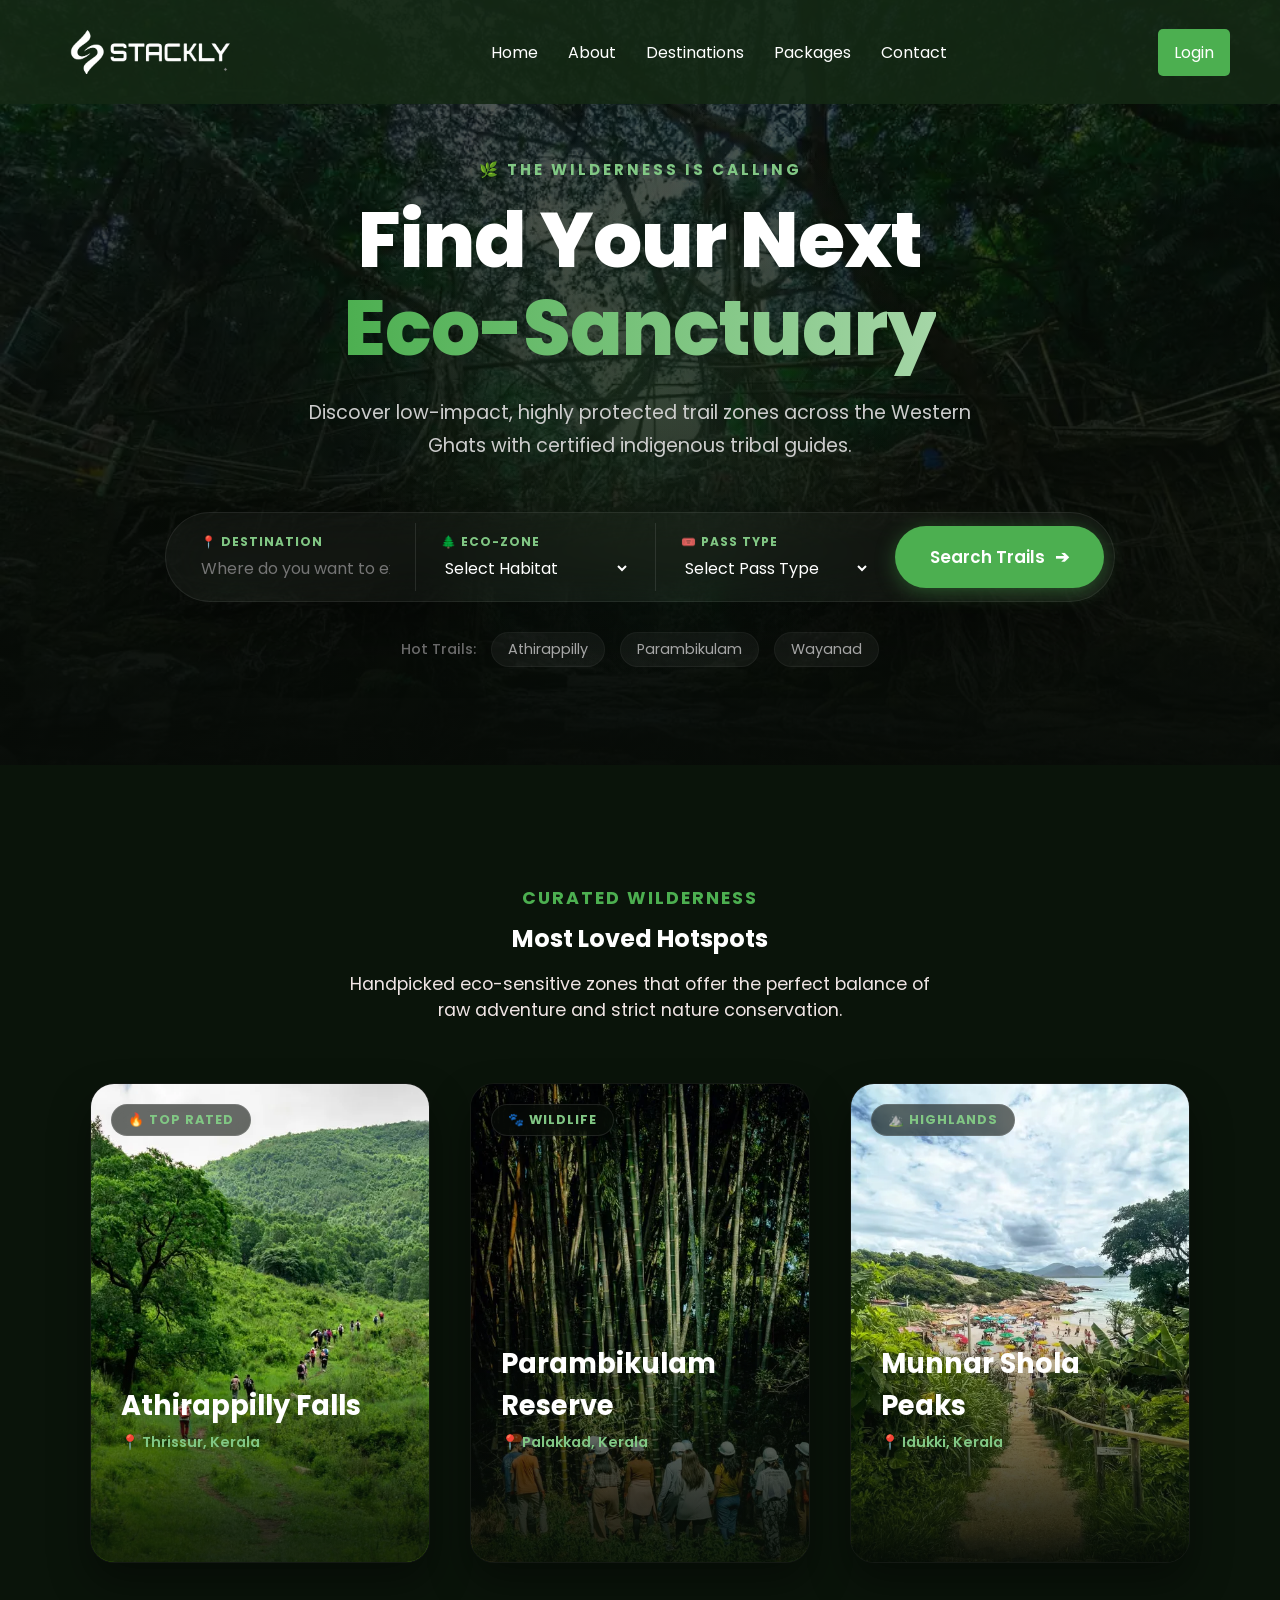
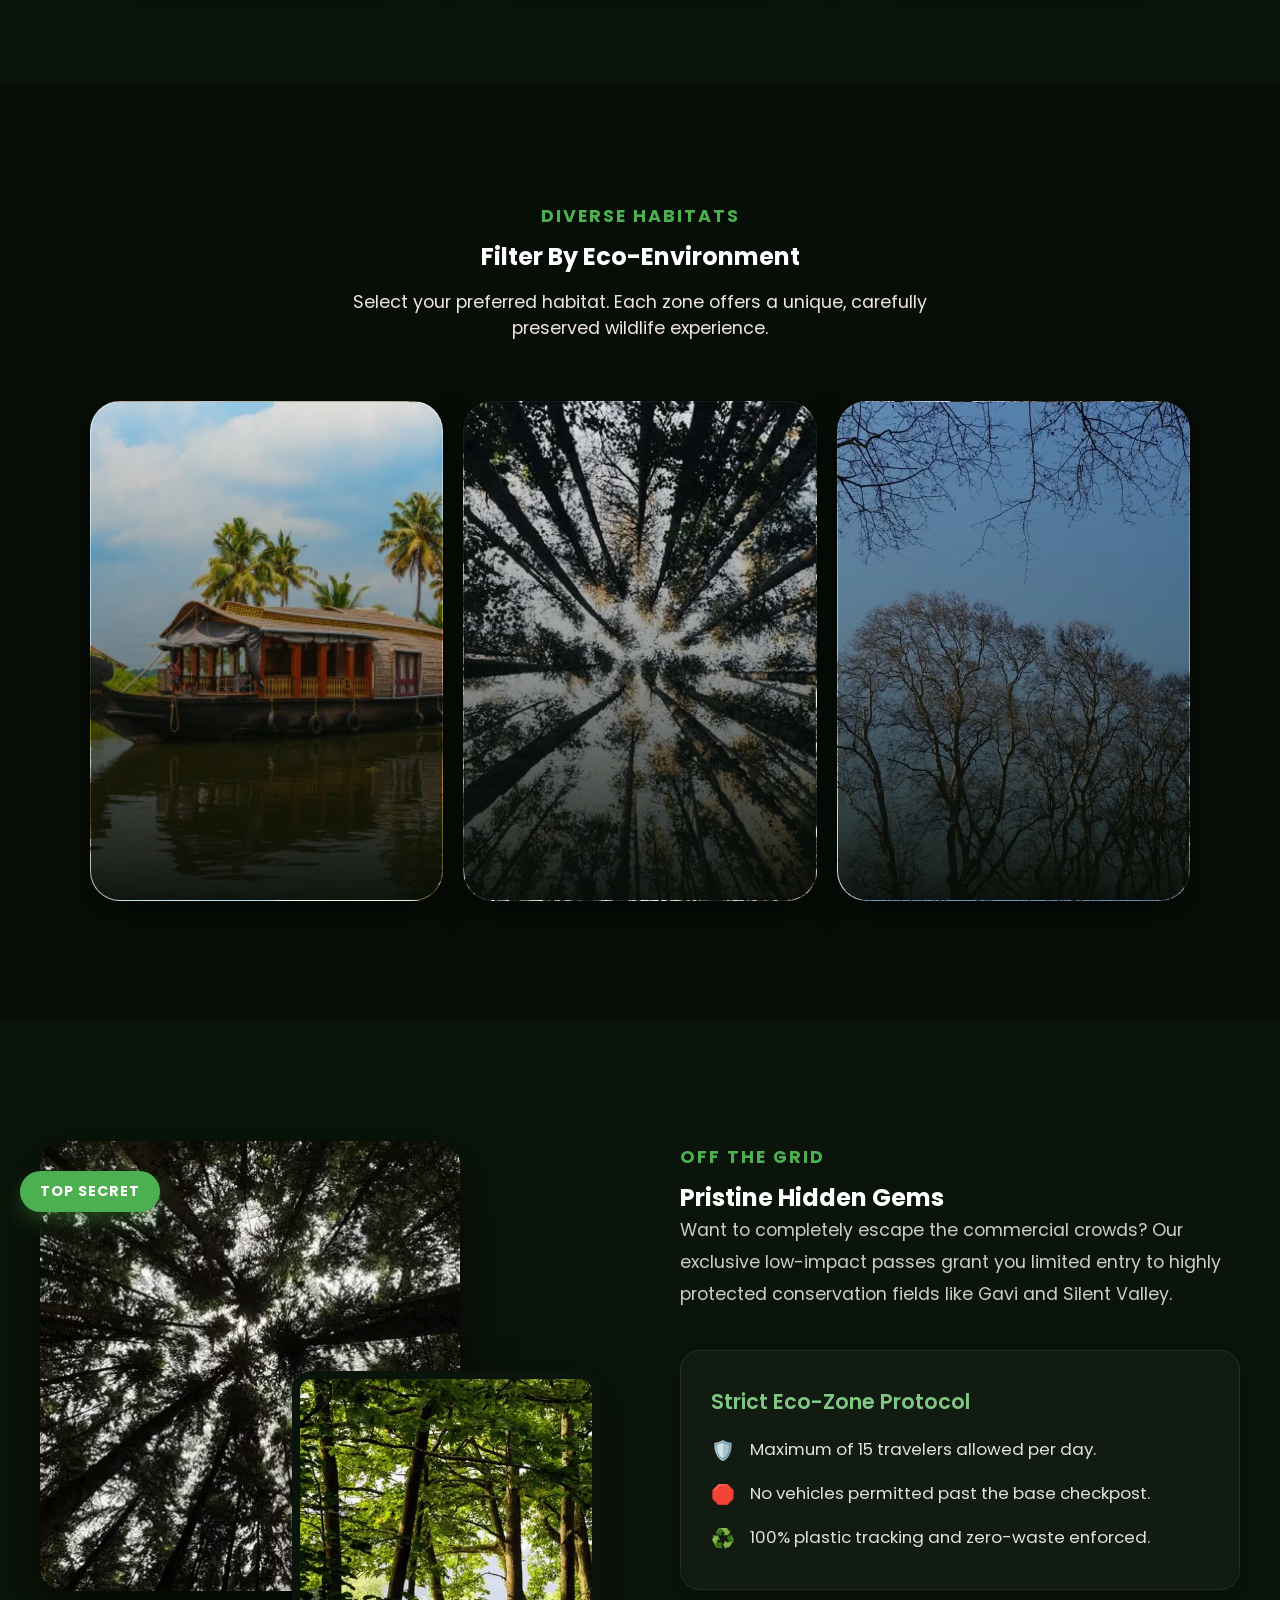
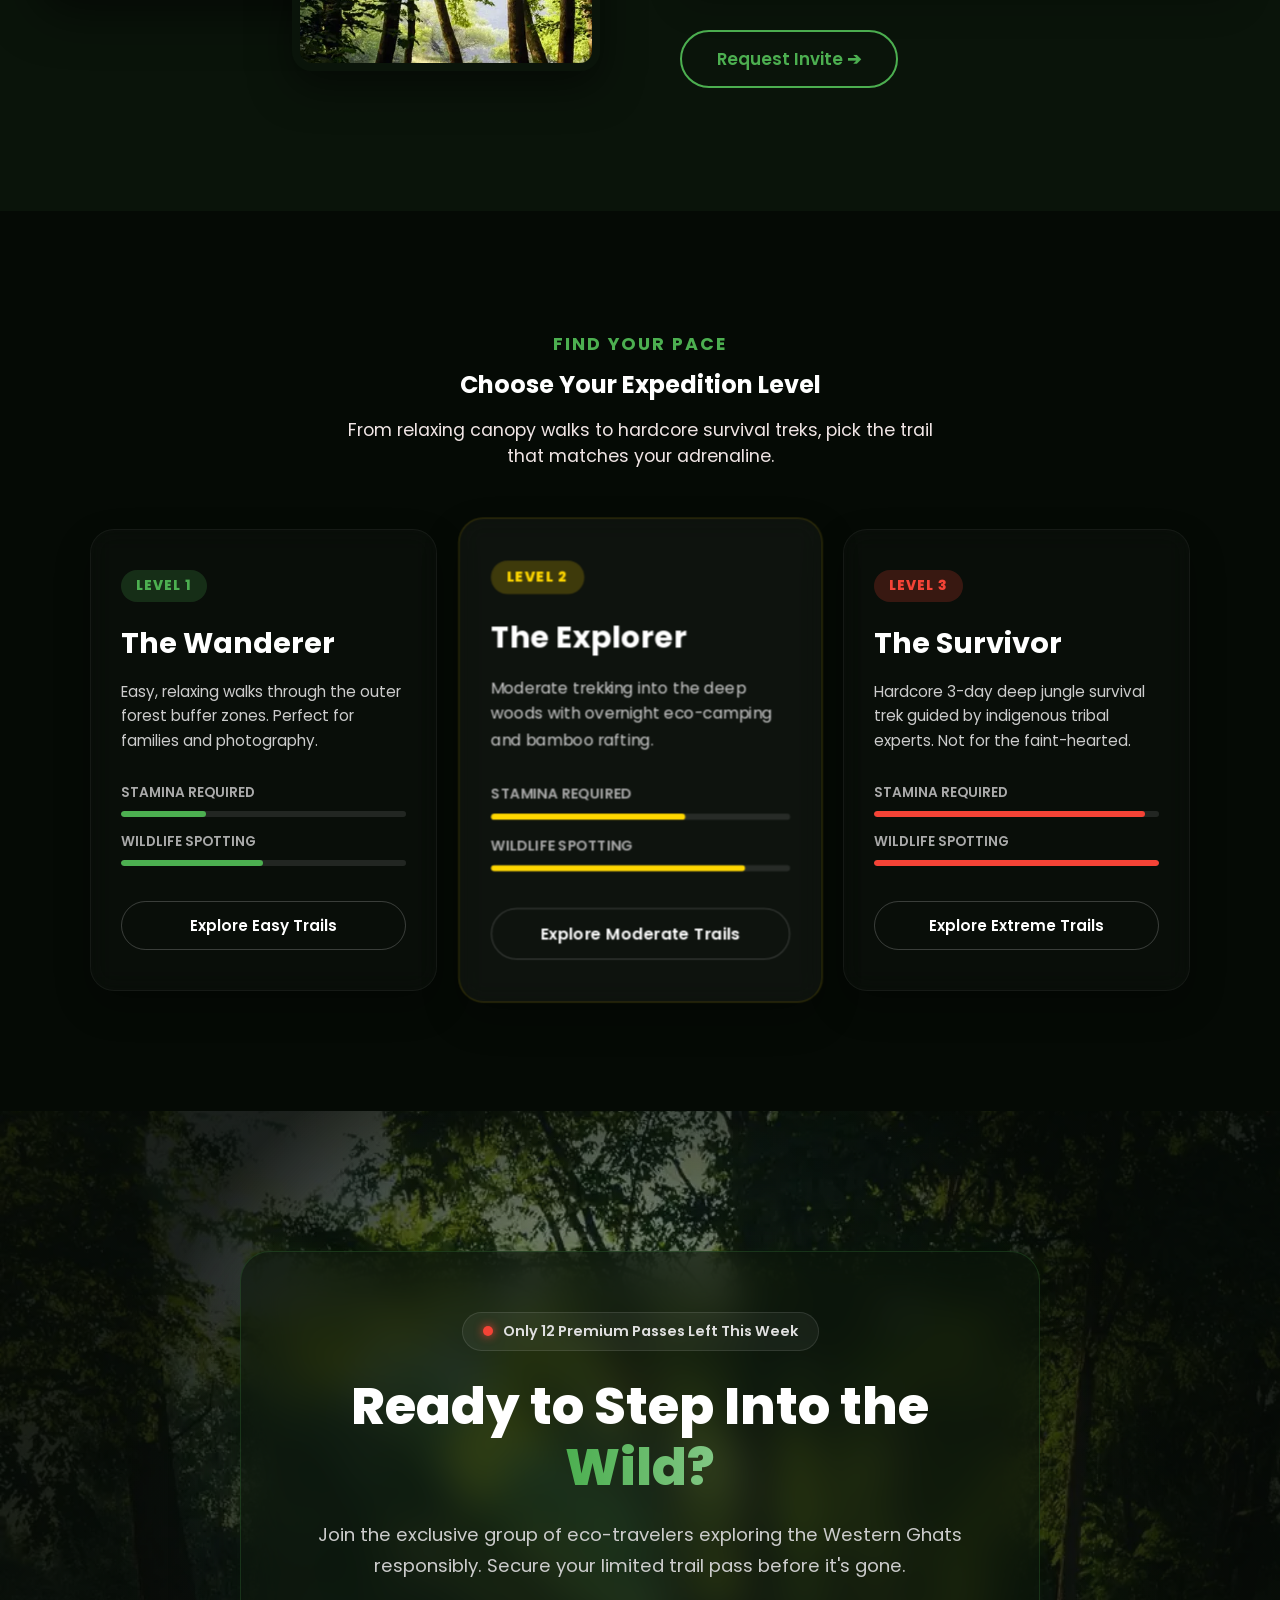
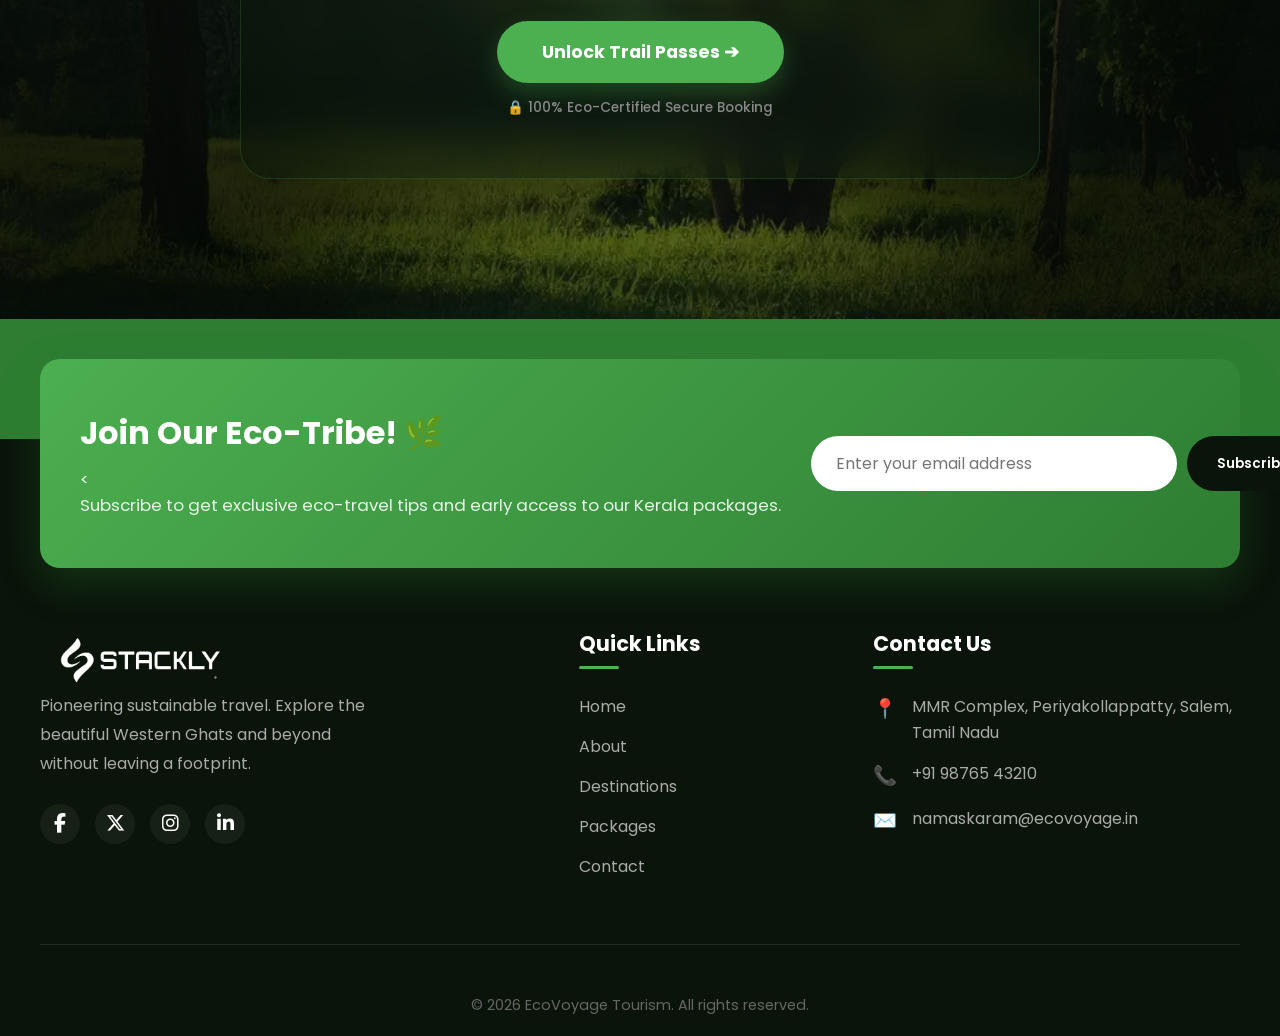
<file: destinations.html>
<!DOCTYPE html>
<html lang="en">

<head>
    <meta charset="UTF-8">
    <meta name="viewport" content="width=device-width, initial-scale=1.0">
    <title>Destinations</title>
    <link rel="stylesheet" href="destinations.css">
    <link rel="stylesheet" href="com.css">
    <link rel="stylesheet" href="https://cdnjs.cloudflare.com/ajax/libs/font-awesome/6.5.2/css/all.min.css">
</head>

<body>

    <nav class="navbar">


        <a href="index.html" class="logo-container">
            <img src="./asset/white logo (1).webp" alt="Company Logo" class="logo-img">
        </a>
        <ul class="nav-links">
            <li><a href="index.html">Home</a></li>
            <li><a href="about.html">About</a></li>
            <li><a href="destinations.html">Destinations</a></li>
            <li><a href="packages.html">Packages</a></li>
            <li><a href="contact.html">Contact</a></li>
            <div class="login mob-view">
                <a href="404.html">Login</a>
            </div>
        </ul>
        <div class="login">
            <a href="404.html">Login</a>
        </div>

        <div class="hamburger">
            <div class="line1"></div>
            <div class="line2"></div>
            <div class="line3"></div>
        </div>
    </nav>

   
    <section class="dest-hero-v3">
       
        <div class="hero-canvas-bg"></div>
        <div class="hero-radial-glow"></div>

        <div class="hero-container-v3">
          
            <div class="hero-text-wrapper">
                <span class="hero-tagline" data-aos="fade-up" data-aos-duration="1000">🌿 The Wilderness Is
                    Calling</span>
                <h1 class="hero-title-v3" data-aos="fade-up" data-aos-duration="1200" data-aos-delay="200">
                    Find Your Next <br><span class="gradient-text-v3">Eco-Sanctuary</span>
                </h1>
                <p class="hero-desc-v3" data-aos="fade-up" data-aos-duration="1200" data-aos-delay="400">
                    Discover low-impact, highly protected trail zones across the Western Ghats with certified indigenous
                    tribal guides.
                </p>
            </div>

       
           <form class="eco-search-engine" id="ecoSearchForm" data-aos="zoom-in-up" data-aos-duration="1200" data-aos-delay="600" novalidate>

    <div class="search-segment">
        <label>📍 Destination</label>
        <input type="text" id="searchDest" placeholder="Where do you want to explore?" required>
        <span class="form-error" id="destError"></span>
    </div>

    <div class="search-segment">
        <label>🌲 Eco-Zone</label>
        <select id="searchZone" required>
            <option value="" selected disabled>Select Habitat</option>
            <option value="rainforest">Rainforests (Silent Valley)</option>
            <option value="highlands">Highlands (Munnar)</option>
            <option value="mangrove">Wetlands (Backwaters)</option>
        </select>
        <span class="form-error" id="zoneError"></span>
    </div>

    <div class="search-segment">
        <label>🎟️ Pass Type</label>
        <select id="searchPass" required>
            <option value="" selected disabled>Select Pass Type</option>
            <option value="day">Day Trail Pass</option>
            <option value="camping">Overnight Eco-Camp</option>
            <option value="safari">Wildlife Expedition</option>
        </select>
        <span class="form-error" id="passError"></span>
    </div>

    <button type="submit" class="engine-search-btn" id="searchBtn">
        <span class="btn-text">Search Trails</span>
        <span class="btn-arrow">➔</span>
    </button>

</form>

      
            <div class="quick-eco-tags" data-aos="fade-up" data-aos-duration="1000" data-aos-delay="800">
                <span> Hot Trails:</span>
                <a href="404.html">Athirappilly</a>
                <a href="404.html">Parambikulam</a>
                <a href="404.html">Wayanad</a>
            </div>
        </div>
    </section>

   
    <section id="featured" class="hotspots-premium-section">
        <div class="container">

          
            <div class="section-header text-center" data-aos="fade-up">
                <h4 class="section-subtitle">Curated Wilderness</h4>
                <h2 class="section-title text-white ">Most Loved <span>Hotspots</span></h2>
                <p class="section-desc" style="color: #aaa; max-width: 600px; margin: 15px auto 0;">Handpicked
                    eco-sensitive zones that offer the perfect balance of raw adventure and strict nature conservation.
                </p>
            </div>

           
            <div class="hotspots-grid-pro">

              
                <div class="hotspot-card-pro" data-aos="fade-up" data-aos-duration="1000" data-aos-delay="100">
                    <div class="card-image-wrapper">
                        <img src="asset/de2.webp" alt="Athirappilly Falls">
                        <span class="hotspot-badge-pro">🔥 Top Rated</span>
                    </div>
                    <div class="card-content-pro">
                        <div class="card-primary-info">
                            <h3>Athirappilly Falls</h3>
                            <span class="hotspot-loc">📍 Thrissur, Kerala</span>
                        </div>
                        <div class="card-expanded-info">
                            <p>Experience the majestic 'Niagara of India' surrounded by dense riparian forests and
                                vibrant avian wildlife.</p>
                            <div class="hotspot-meta-pro">
                                <span>⭐ 4.9 (420 Reviews)</span>
                                <span class="price-tag">$49</span>
                            </div>
                            <a href="404.html" class="btn hotspot-action-btn">Book Trail Pass</a>
                        </div>
                    </div>
                </div>

              
                <div class="hotspot-card-pro" data-aos="fade-up" data-aos-duration="1000" data-aos-delay="200">
                    <div class="card-image-wrapper">
                        <img src="asset/de3.webp" alt="Parambikulam Reserve">
                        <span class="hotspot-badge-pro">🐾 Wildlife</span>
                    </div>
                    <div class="card-content-pro">
                        <div class="card-primary-info">
                            <h3>Parambikulam Reserve</h3>
                            <span class="hotspot-loc">📍 Palakkad, Kerala</span>
                        </div>
                        <div class="card-expanded-info">
                            <p>Trek deep into the tiger reserve and experience exclusive bamboo rafting guided by
                                indigenous tribal experts.</p>
                            <div class="hotspot-meta-pro">
                                <span>⭐ 4.8 (310 Reviews)</span>
                                <span class="price-tag">$79</span>
                            </div>
                            <a href="404.html" class="btn hotspot-action-btn">Book Trail Pass</a>
                        </div>
                    </div>
                </div>

                
                <div class="hotspot-card-pro" data-aos="fade-up" data-aos-duration="1000" data-aos-delay="300">
                    <div class="card-image-wrapper">
                        <img src="asset/de4.webp" alt="Munnar Tea Highlands">
                        <span class="hotspot-badge-pro">⛰️ Highlands</span>
                    </div>
                    <div class="card-content-pro">
                        <div class="card-primary-info">
                            <h3>Munnar Shola Peaks</h3>
                            <span class="hotspot-loc">📍 Idukki, Kerala</span>
                        </div>
                        <div class="card-expanded-info">
                            <p>Walk above the clouds in the high-altitude Shola grasslands and catch a glimpse of the
                                rare Nilgiri Tahr.</p>
                            <div class="hotspot-meta-pro">
                                <span>⭐ 5.0 (580 Reviews)</span>
                                <span class="price-tag">$65</span>
                            </div>
                            <a href="404.html" class="btn hotspot-action-btn">Book Trail Pass</a>
                        </div>
                    </div>
                </div>

            </div>
        </div>
    </section>

    <section id="eco-zones" class="eco-zones-premium section-padding">
        <div class="container">

            
            <div class="section-header text-center" data-aos="fade-down">
                <h4 class="section-subtitle">Diverse Habitats</h4>
                <h2 class="section-title text-white">Filter By <span>Eco-Environment</span></h2>
                <p class="section-desc" style="color: #aaa; max-width: 600px; margin: 15px auto 40px;">Select your
                    preferred habitat. Each zone offers a unique, carefully preserved wildlife experience.</p>
            </div>

            
            <div class="eco-accordion-container" data-aos="fade-up" data-aos-duration="1200">

                
                <div class="eco-panel" style="background-image: url('asset/e1.webp');">
                    <div class="panel-overlay"></div>
                    <div class="panel-content">
                        <div class="panel-glass-box">
                            <h3>Tropical Rainforests</h3>
                            <p>Deep canopy walks and rare endemic wildlife encounters in the heart of the Western Ghats.
                            </p>
                            <a href="404.html" class="panel-explore-btn">Explore Zone ➔</a>
                        </div>
                    </div>
                </div>

            
                <div class="eco-panel" style="background-image: url('asset/e2.webp');">
                    <div class="panel-overlay"></div>
                    <div class="panel-content">
                        <div class="panel-glass-box">
                            <h3>Cloud Shola Peaks</h3>
                            <p>High altitude trekking through mist-covered grasslands. Home to the majestic Nilgiri
                                Tahr.</p>
                            <a href="404.html" class="panel-explore-btn">Explore Zone ➔</a>
                        </div>
                    </div>
                </div>

               
                <div class="eco-panel" style="background-image: url('asset/e3.webp');">
                    <div class="panel-overlay"></div>
                    <div class="panel-content">
                        <div class="panel-glass-box">
                            <h3>Mangrove Wetlands</h3>
                            <p>Quiet carbon-sink kayaking routes protecting the coastlines and supporting rich birdlife.
                            </p>
                            <a href="404.html" class="panel-explore-btn">Explore Zone ➔</a>
                        </div>
                    </div>
                </div>

            </div>
        </div>
    </section>

    
    <section id="hidden-gems" class="gems-premium-section section-padding">
        <div class="container gems-grid-pro">

            
            <div class="gems-visuals" data-aos="fade-right" data-aos-duration="1200">
               
                <div class="gem-img-main">
                    <img src="asset/e4.webp" alt="Silent Valley Deep Forest">
                </div>

              
                <div class="gem-img-secondary animate-float-slow">
                    <img src="asset/e5.webp" alt="Gavi Eco Trail">
                </div>

                
                <div class="gem-secret-badge">
                    <span> Top Secret</span>
                </div>
            </div>

           
            <div class="gems-content" data-aos="fade-left" data-aos-duration="1200" data-aos-delay="200">
                <h4 class="section-subtitle">Off The Grid</h4>
                <h2 class="section-title text-white">Pristine <span>Hidden Gems</span></h2>
                <p class="gems-desc">Want to completely escape the commercial crowds? Our exclusive low-impact passes
                    grant you limited entry to highly protected conservation fields like Gavi and Silent Valley.</p>

               
                <div class="gem-rules-glass">
                    <h3>Strict Eco-Zone Protocol</h3>
                    <ul>
                        <li><span class="rule-icon">🛡️</span> Maximum of 15 travelers allowed per day.</li>
                        <li><span class="rule-icon">🛑</span> No vehicles permitted past the base checkpost.</li>
                        <li><span class="rule-icon">♻️</span> 100% plastic tracking and zero-waste enforced.</li>
                    </ul>
                </div>

                
                <a href="404.html" class="btn gems-action-btn">Request Invite ➔</a>
            </div>

        </div>
    </section>


    <section id="expeditions" class="expedition-levels section-padding">
        <div class="container">

            
            <div class="section-header text-center" data-aos="fade-down">
                <h4 class="section-subtitle">Find Your Pace</h4>
                <h2 class="section-title text-white">Choose Your <span>Expedition Level</span></h2>
                <p class="section-desc" style="color: #aaa; max-width: 600px; margin: 15px auto 40px;">From relaxing
                    canopy walks to hardcore survival treks, pick the trail that matches your adrenaline.</p>
            </div>

            <div class="levels-grid">

               
                <div class="level-card level-green" data-aos="zoom-in" data-aos-delay="100">
                    <div class="level-badge">Level 1</div>
                    <h3>The Wanderer</h3>
                    <p>Easy, relaxing walks through the outer forest buffer zones. Perfect for families and photography.
                    </p>

                    <div class="metrics-box">
                        <div class="metric">
                            <span>Stamina Required</span>
                            <div class="bar-bg">
                                <div class="bar-fill" style="width: 30%;"></div>
                            </div>
                        </div>
                        <div class="metric">
                            <span>Wildlife Spotting</span>
                            <div class="bar-bg">
                                <div class="bar-fill" style="width: 50%;"></div>
                            </div>
                        </div>
                    </div>

                    <a href="404.html" class="level-btn">Explore Easy Trails</a>
                </div>

             
                <div class="level-card level-gold featured-level" data-aos="zoom-in" data-aos-delay="200">
                    <div class="level-badge">Level 2</div>
                    <h3>The Explorer</h3>
                    <p>Moderate trekking into the deep woods with overnight eco-camping and bamboo rafting.</p>

                    <div class="metrics-box">
                        <div class="metric">
                            <span>Stamina Required</span>
                            <div class="bar-bg">
                                <div class="bar-fill" style="width: 65%;"></div>
                            </div>
                        </div>
                        <div class="metric">
                            <span>Wildlife Spotting</span>
                            <div class="bar-bg">
                                <div class="bar-fill" style="width: 85%;"></div>
                            </div>
                        </div>
                    </div>

                    <a href="404.html" class="level-btn">Explore Moderate Trails</a>
                </div>

             
                <div class="level-card level-red" data-aos="zoom-in" data-aos-delay="300">
                    <div class="level-badge">Level 3</div>
                    <h3>The Survivor</h3>
                    <p>Hardcore 3-day deep jungle survival trek guided by indigenous tribal experts. Not for the
                        faint-hearted.</p>

                    <div class="metrics-box">
                        <div class="metric">
                            <span>Stamina Required</span>
                            <div class="bar-bg">
                                <div class="bar-fill" style="width: 95%;"></div>
                            </div>
                        </div>
                        <div class="metric">
                            <span>Wildlife Spotting</span>
                            <div class="bar-bg">
                                <div class="bar-fill" style="width: 100%;"></div>
                            </div>
                        </div>
                    </div>

                    <a href="404.html" class="level-btn">Explore Extreme Trails</a>
                </div>

            </div>
        </div>
    </section>

    <section class="dest-final-cta section-padding">

       
        <div class="cta-spotlight-bg"></div>

        <div class="container">
           
            <div class="cta-glass-card" data-aos="zoom-in" data-aos-duration="1200">

                <div class="live-status-badge">
                    <span class="pulsing-dot"></span> Only 12 Premium Passes Left This Week
                </div>

                <h2>Ready to Step Into the <span>Wild?</span></h2>
                <p>Join the exclusive group of eco-travelers exploring the Western Ghats responsibly. Secure your
                    limited trail pass before it's gone.</p>

                
                <div class="cta-action-group">
                    <a href="404.html" class="btn btn-glow-primary">Unlock Trail Passes ➔</a>
                    <span class="secure-text">🔒 100% Eco-Certified Secure Booking</span>
                </div>

            </div>
        </div>
    </section>

    <footer id="contact" class="footer-section">
        <div class="container">

            <div class="newsletter-box" data-aos="zoom-in" data-aos-duration="1000">
                <div class="news-text">
                    <h2>Join Our Eco-Tribe! 🌿</h2>
                    < <p>Subscribe to get exclusive eco-travel tips and early access to our Kerala packages.</p>
                </div>
                <form class="news-form" id="newsForm" novalidate>
                    <input type="email" id="newsEmail" placeholder="Enter your email address" required>
                    <button type="submit" class="btn primary-btn" id="newsBtn">Subscribe</button>
                    <span class="news-error" id="newsError">Please enter a valid email.</span>
                </form>
            </div>

            <div class="footer-grid">

                <div class="footer-col" data-aos="fade-up" data-aos-delay="100">
                     <a href="index.html">
                    <div class="logo-container">
                        <img src="./asset/white logo (1).webp" alt="Company Logo" class="logo-img">
                    </div>
                    </a>
                    <p class="footer-desc">Pioneering sustainable travel. Explore the beautiful Western Ghats and beyond
                        without leaving a footprint.</p>
                    <div class="social-links">
                        <a href="404.html"><i class="fa-brands fa-facebook-f"></i></a>
                        <a href="404.html"><i class="fa-brands fa-x-twitter"></i></a>
                        <a href="404.html"><i class="fa-brands fa-instagram"></i></a>
                        <a href="404.html"><i class="fa-brands fa-linkedin-in"></i></a>
                    </div>
                </div>

                <div class="footer-col" data-aos="fade-up" data-aos-delay="200">
                    <h3>Quick Links</h3>
                    <ul>
                        <li><a href="index.html">Home</a></li>
                        <li><a href="about.html">About</a></li>
                        <li><a href="destinations.html"> Destinations</a></li>
                        <li><a href="packages.html"> Packages</a></li>
                        <li><a href="contact.html">Contact</a></li>
                    </ul>
                </div>

                <div class="footer-col" data-aos="fade-up" data-aos-delay="300">
                    <h3>Contact Us</h3>
                    <ul class="contact-info">
                        <li><span class="icon">📍</span>MMR Complex, Periyakollappatty, Salem, Tamil Nadu</li>
                        <li><span class="icon">📞</span> +91 98765 43210</li>
                        <li><span class="icon">✉️</span> namaskaram@ecovoyage.in</li>
                    </ul>
                </div>

            </div>

            <div class="footer-bottom">
                <p>&copy; 2026 EcoVoyage Tourism. All rights reserved.</p>
            </div>

        </div>
    </footer>

        <script src="https://unpkg.com/aos@2.3.1/dist/aos.js"></script>

    <script src="main.js"></script>

    <script>
        const newsForm = document.getElementById('newsForm');
        const newsEmail = document.getElementById('newsEmail');
        const newsError = document.getElementById('newsError');
        const newsBtn = document.getElementById('newsBtn');

        newsForm.addEventListener('submit', function (e) {
            e.preventDefault();
            const emailRegex = /^[a-zA-Z0-9._%+-]+@[a-zA-Z0-9.-]+\.[a-zA-Z]{2,}$/;

            if (!emailRegex.test(newsEmail.value)) {
                newsError.style.display = "block";
                newsEmail.style.borderColor = "#ff4d4d";
            } else {
                newsError.style.display = "none";
                newsBtn.innerText = "Subscribing...";
                newsBtn.disabled = true;

                
                setTimeout(() => {
                    newsBtn.innerText = "Subscribed!";
                    window.location.href = '404.html'
                    newsEmail.value = "";
                    setTimeout(() => {
                        newsBtn.innerText = "Subscribe";
                        newsBtn.disabled = false;
                    }, 500);
                }, 100);
            }
        });

        const searchForm = document.getElementById("ecoSearchForm");

if (searchForm) {
    searchForm.addEventListener("submit", (e) => {
        e.preventDefault(); // ஃபார்ம் ரீலோட் ஆகுறத தடுக்கும்
        let isValid = true;

        // Get inputs
        const destInput = document.getElementById("searchDest");
        const zoneInput = document.getElementById("searchZone");
        const passInput = document.getElementById("searchPass");

        // Get error spans
        const destError = document.getElementById("destError");
        const zoneError = document.getElementById("zoneError");
        const passError = document.getElementById("passError");

        // Reset previous errors
        [destInput, zoneInput, passInput].forEach(inp => inp.classList.remove("input-error", "input-success"));
        [destError, zoneError, passError].forEach(err => { err.innerText = ""; err.classList.remove("show"); });

        // 1. Validate Destination
        if (destInput.value.trim().length < 3) {
            destError.innerText = "Enter at least 3 characters.";
            destError.classList.add("show");
            destInput.classList.add("input-error");
            isValid = false;
        } else {
            destInput.classList.add("input-success");
        }

        // 2. Validate Eco-Zone
        if (zoneInput.value === "") {
            zoneError.innerText = "Please select a habitat.";
            zoneError.classList.add("show");
            zoneInput.classList.add("input-error");
            isValid = false;
        } else {
            zoneInput.classList.add("input-success");
        }

        // 3. Validate Pass Type
        if (passInput.value === "") {
            passError.innerText = "Please select a pass type.";
            passError.classList.add("show");
            passInput.classList.add("input-error");
            isValid = false;
        } else {
            passInput.classList.add("input-success");
        }

        // 4. Submit & Redirect
        if (isValid) {
            const searchBtn = document.getElementById("searchBtn");
            const btnText = searchBtn.querySelector(".btn-text");
            
            // Button loading animation
            searchBtn.disabled = true;
            btnText.innerText = "Searching...";
            searchBtn.style.opacity = "0.8";

            setTimeout(() => {
                // Redirect to 404 page
                window.location.href = "404.html";
            }, 1000); // 1 second delay for smooth UX
        }
    });
}
    </script>

</body>

</html>
</file>
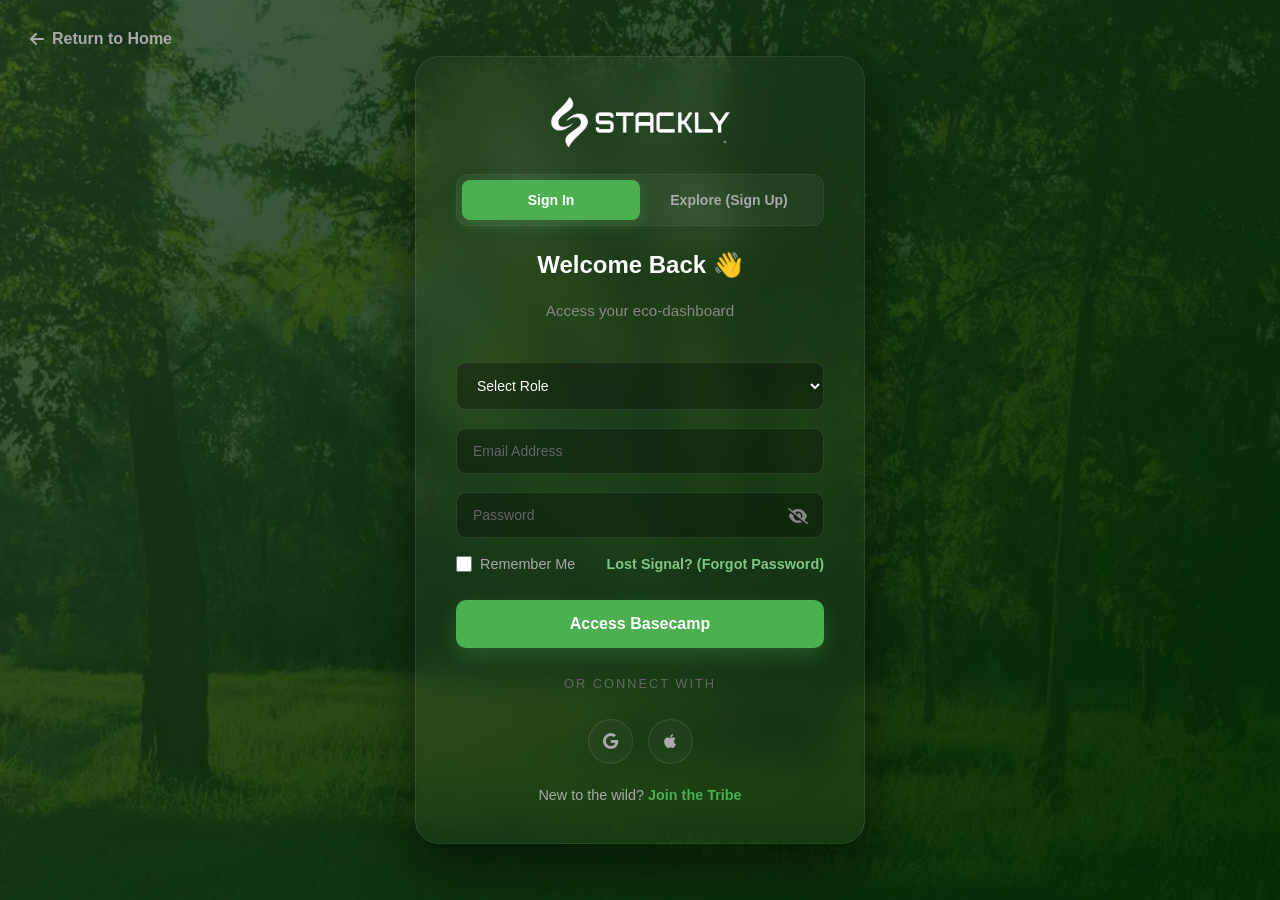
<file: login.html>
<!DOCTYPE html>
<html lang="en">

<head>
    <meta charset="UTF-8">
    <meta name="viewport" content="width=device-width, initial-scale=1.0">
    <title>Login</title>
    <link rel="stylesheet" href="login.css">
    <link rel="stylesheet" href="https://cdnjs.cloudflare.com/ajax/libs/font-awesome/6.5.1/css/all.min.css">
</head>

<body>

    <a href="index.html" class="back-home">
        <i class="fa-solid fa-arrow-left"></i> <span> Return to Home</span>
    </a>

    <div class="auth-container">
        <div class="auth-glass-card">

            <div class="logo">
                <img src="./asset/white logo (1).webp" alt="Company Logo" class="logo-img">
            </div>

            <div class="tab-buttons">
                <button class="active" id="loginBtn">Sign In</button>
                <button id="signupBtn">Explore (Sign Up)</button>
            </div>

            <form id="loginForm">
                <h2>Welcome Back 👋</h2>
                <p class="subtitle">Access your eco-dashboard</p>

                <select id="loginRole" required>
                    <option value="">Select Role</option>
                    <option value="admin">Expedition Leader (Admin)</option>
                    <option value="user">Explorer (User)</option>
                </select>

                <div class="input-wrapper">
                    <input type="email" id="loginEmail" placeholder="Email Address">
                    <span class="error-msg" id="loginEmailError"></span>
                </div>

                <div class="password-box">
                    <input type="password" id="loginPassword" placeholder="Password">
                    <i class="fa-solid fa-eye-slash toggle-password"></i>
                    <span class="error-msg" id="loginPasswordError"></span>
                </div>

                <div class="options">
                    <label class="remember-me">
                        <input type="checkbox"> Remember Me
                    </label>
                    <a href="404.html">Lost Signal? (Forgot Password)</a>
                </div>

                <button type="submit" class="main-btn">Access Basecamp</button>

                <div class="divider">OR CONNECT WITH</div>

                <div class="social-icons">
                    <a href="404.html"><i class="fab fa-google"></i></a>
                    <a href="404.html"><i class="fab fa-apple"></i></a>
                </div>

                <p class="bottom-text">
                    New to the wild? <span id="showSignup">Join the Tribe</span>
                </p>
            </form>

            <form id="signupForm" class="hidden">
                <h2>Join The Tribe</h2>
                <p class="subtitle">Start your wilderness journey</p>

                <select id="signupRole" required>
                    <option value="">Select Role</option>
                    <option value="admin">Expedition Leader</option>
                    <option value="user">Explorer</option>
                </select>

                <div class="input-wrapper">
                    <input type="text" id="signupName" placeholder="Full Name">
                    <span class="error-msg" id="signupNameError"></span>
                </div>

                <div class="input-wrapper">
                    <input type="email" id="signupEmail" placeholder="Email Address">
                    <span class="error-msg" id="signupEmailError"></span>
                </div>

                <div class="password-box">
                    <input type="password" id="signupPassword" class="password" placeholder="Password">
                    <i class="fa-solid fa-eye-slash toggle-password"></i>
                    <span class="error-msg" id="signupPasswordError"></span>
                </div>

                <div class="password-box">
                    <input type="password" id="signupConfirmPassword" class="password" placeholder="Confirm Password">
                    <i class="fa-solid fa-eye-slash toggle-password"></i>
                    <span class="error-msg" id="signupConfirmError"></span>
                </div>

                <button type="submit" class="main-btn">Create Pass</button>

                <p class="bottom-text" style="margin-top: 15px;">
                    Already a member? <span id="showLogin">Sign In</span>
                </p>
            </form>

        </div>
    </div>

    <script src="login.js"></script>
</body>

</html>
</file>
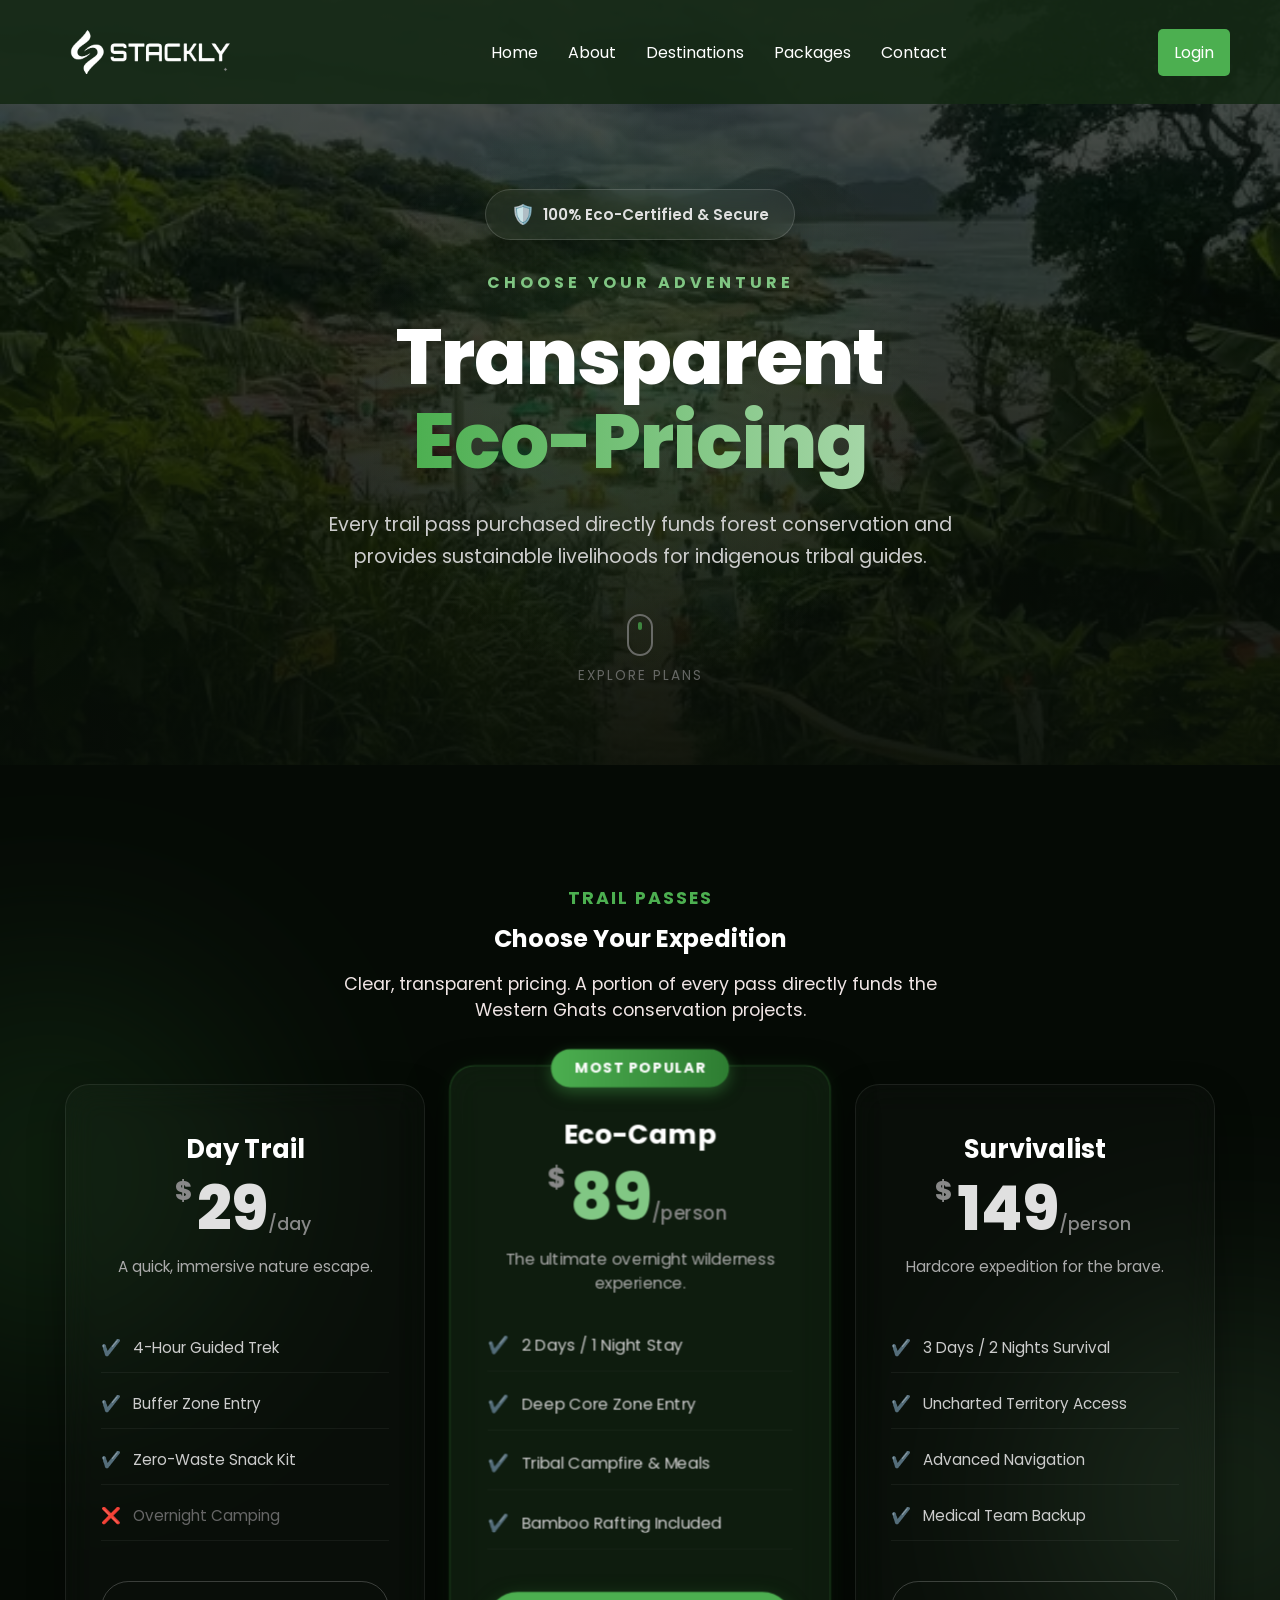
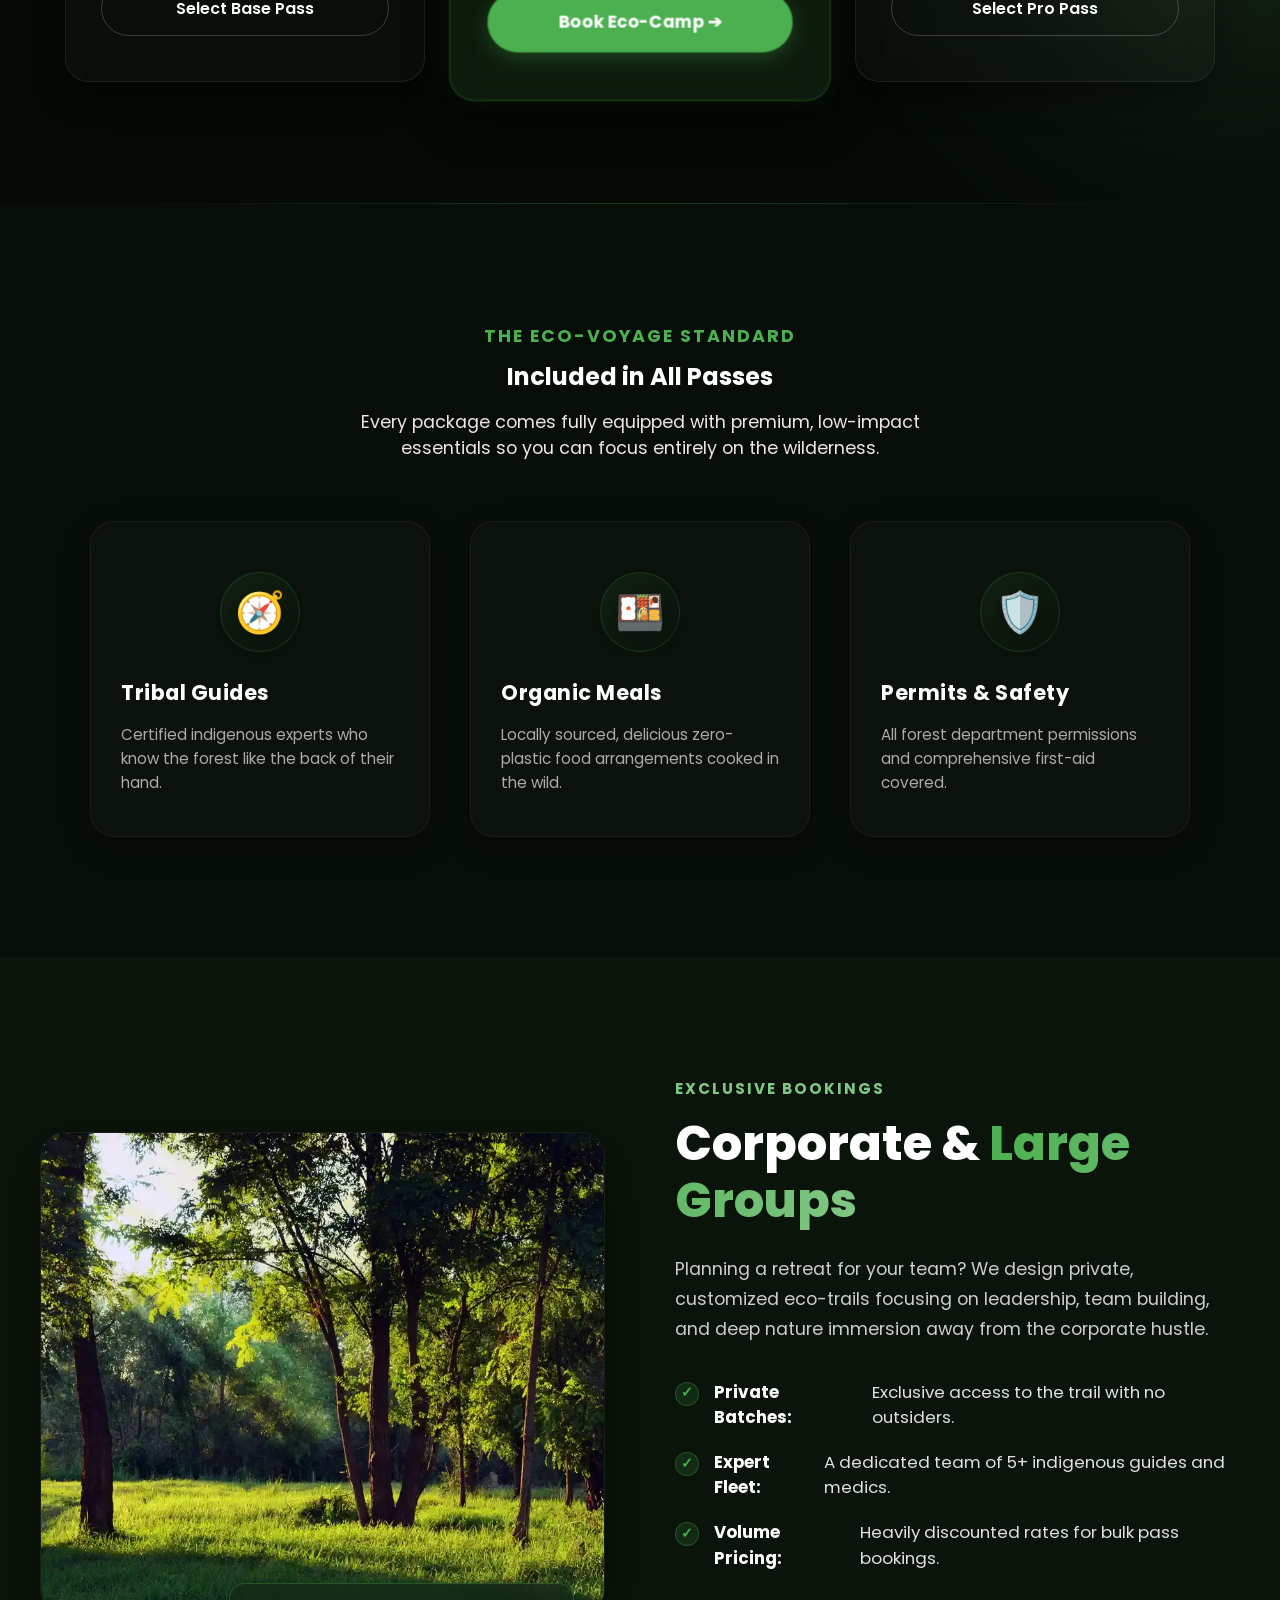
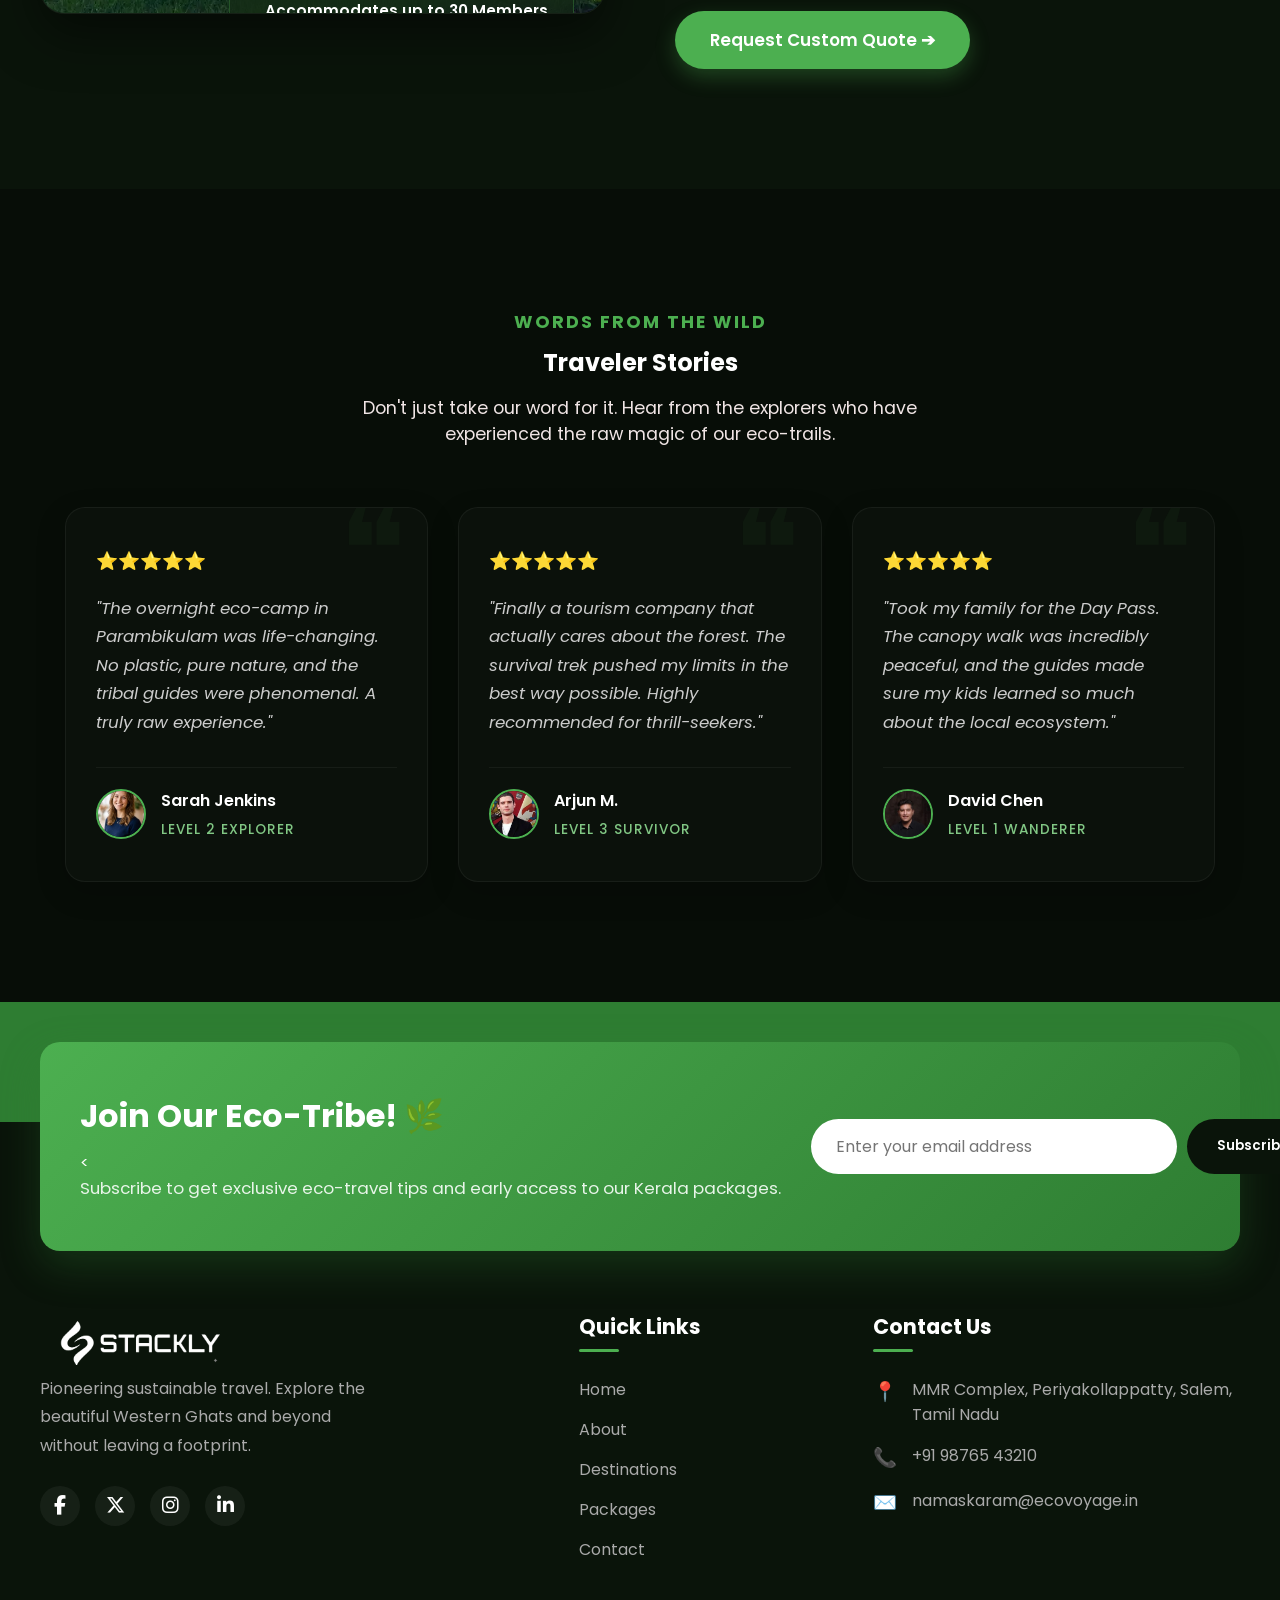
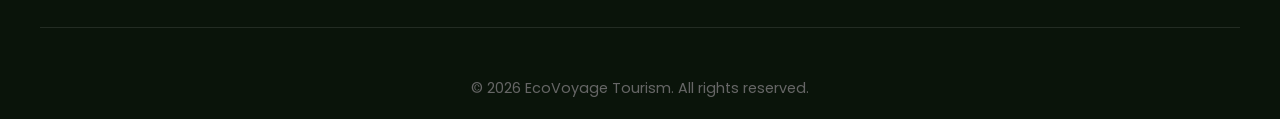
<file: packages.html>
<!DOCTYPE html>
<html lang="en">

<head>
    <meta charset="UTF-8">
    <meta name="viewport" content="width=device-width, initial-scale=1.0">
    <title>Packages</title>
    <link rel="stylesheet" href="packages.css">
    <link rel="stylesheet" href="com.css">
    <link rel="stylesheet" href="https://cdnjs.cloudflare.com/ajax/libs/font-awesome/6.5.2/css/all.min.css">
</head>

<body>
    <nav class="navbar">


        <a href="index.html" class="logo-container">
            <img src="./asset/white logo (1).webp" alt="Company Logo" class="logo-img">
        </a>
        <ul class="nav-links">
            <li><a href="index.html">Home</a></li>
            <li><a href="about.html">About</a></li>
            <li><a href="destinations.html">Destinations</a></li>
            <li><a href="packages.html">Packages</a></li>
            <li><a href="contact.html">Contact</a></li>
            <div class="login mob-view">
                <a href="login.html">Login</a>
            </div>
        </ul>
        <div class="login">
            <a href="login.html">Login</a>
        </div>

        <div class="hamburger">
            <div class="line1"></div>
            <div class="line2"></div>
            <div class="line3"></div>
        </div>
    </nav>

   
    <section class="pkg-hero-premium">


        <div class="pkg-hero-bg-anim"></div>
        <div class="pkg-hero-glow"></div>

        <div class="container pkg-hero-container">

            <div class="pkg-trust-badge animate-float" data-aos="fade-down" data-aos-duration="1000">
                <span class="badge-icon">🛡️</span> 100% Eco-Certified & Secure
            </div>

           
            <div class="pkg-text-wrapper">
                <h4 class="pkg-hero-subtitle" data-aos="fade-up" data-aos-duration="1000" data-aos-delay="200">
                    Choose Your Adventure
                </h4>
                <h1 class="pkg-hero-title" data-aos="zoom-in-up" data-aos-duration="1200" data-aos-delay="400">
                    Transparent <br><span class="gradient-text">Eco-Pricing</span>
                </h1>
                <p class="pkg-hero-desc" data-aos="fade-up" data-aos-duration="1200" data-aos-delay="600">
                    Every trail pass purchased directly funds forest conservation and provides sustainable livelihoods
                    for indigenous tribal guides.
                </p>
            </div>

            <div class="scroll-indicator-wrap" data-aos="fade-in" data-aos-duration="1000" data-aos-delay="1000">
                <div class="mouse-icon">
                    <div class="wheel"></div>
                </div>
                <span>Explore Plans</span>
            </div>

        </div>
    </section>


    <section class="pricing-glass-section section-padding">

        <div class="glow-blob blob-left"></div>
        <div class="glow-blob blob-right"></div>

        <div class="container relative-z">


            <div class="section-header text-center" data-aos="fade-down">
                <h4 class="section-subtitle">Trail Passes</h4>
                <h2 class="section-title text-white">Choose Your <span>Expedition</span></h2>
                <p class="section-desc" style="color: #aaa; max-width: 600px; margin: 15px auto 50px;">Clear,
                    transparent pricing. A portion of every pass directly funds the Western Ghats conservation projects.
                </p>
            </div>

           
            <div class="glass-pricing-grid">

                
                <div class="glass-price-card" data-aos="fade-up" data-aos-duration="1000" data-aos-delay="100">
                    <div class="card-header-pro">
                        <h3>Day Trail</h3>
                        <div class="price-pro"><span>$</span>29<span class="period">/day</span></div>
                        <p>A quick, immersive nature escape.</p>
                    </div>
                    <ul class="glass-features">
                        <li><span class="f-icon">✔️</span> 4-Hour Guided Trek</li>
                        <li><span class="f-icon">✔️</span> Buffer Zone Entry</li>
                        <li><span class="f-icon">✔️</span> Zero-Waste Snack Kit</li>
                        <li class="disabled"><span class="f-icon">❌</span> Overnight Camping</li>
                    </ul>
                    <a href="404.html" class="btn glass-btn-outline">Select Base Pass</a>
                </div>

               
                <div class="glass-price-card featured-glass-card" data-aos="fade-up" data-aos-duration="1000"
                    data-aos-delay="200">
                    <div class="popular-badge-pro">Most Popular </div>
                    <div class="card-header-pro">
                        <h3>Eco-Camp</h3>
                        <div class="price-pro highlight-price"><span>$</span>89<span class="period">/person</span></div>
                        <p>The ultimate overnight wilderness experience.</p>
                    </div>
                    <ul class="glass-features">
                        <li><span class="f-icon">✔️</span> 2 Days / 1 Night Stay</li>
                        <li><span class="f-icon">✔️</span> Deep Core Zone Entry</li>
                        <li><span class="f-icon">✔️</span> Tribal Campfire & Meals</li>
                        <li><span class="f-icon">✔️</span> Bamboo Rafting Included</li>
                    </ul>
                    <a href="404.html" class="btn glass-btn-glow">Book Eco-Camp ➔</a>
                </div>

               
                <div class="glass-price-card" data-aos="fade-up" data-aos-duration="1000" data-aos-delay="300">
                    <div class="card-header-pro">
                        <h3>Survivalist</h3>
                        <div class="price-pro"><span>$</span>149<span class="period">/person</span></div>
                        <p>Hardcore expedition for the brave.</p>
                    </div>
                    <ul class="glass-features">
                        <li><span class="f-icon">✔️</span> 3 Days / 2 Nights Survival</li>
                        <li><span class="f-icon">✔️</span> Uncharted Territory Access</li>
                        <li><span class="f-icon">✔️</span> Advanced Navigation</li>
                        <li><span class="f-icon">✔️</span> Medical Team Backup</li>
                    </ul>
                    <a href="404.html" class="btn glass-btn-outline">Select Pro Pass</a>
                </div>

            </div>
        </div>
    </section>


    <section class="eco-perks-premium section-padding">
        <div class="container text-center relative-z">

          
            <div class="section-header" data-aos="fade-down">
                <h4 class="section-subtitle">The Eco-Voyage Standard</h4>
                <h2 class="section-title text-white">Included in <span>All Passes</span></h2>
                <p class="section-desc" style="color: #aaa; max-width: 600px; margin: 15px auto 50px;">Every package
                    comes fully equipped with premium, low-impact essentials so you can focus entirely on the
                    wilderness.</p>
            </div>

           
            <div class="perks-grid-pro">

               
                <div class="perk-card-pro" data-aos="fade-up" data-aos-duration="1000" data-aos-delay="100">
                    <div class="perk-icon-wrapper animate-float">
                        <span class="p-icon">🧭</span>
                    </div>
                    <h4>Tribal Guides</h4>
                    <p>Certified indigenous experts who know the forest like the back of their hand.</p>
                </div>

               
                <div class="perk-card-pro" data-aos="fade-up" data-aos-duration="1000" data-aos-delay="200">
                    <div class="perk-icon-wrapper animate-float-delay-1">
                        <span class="p-icon">🍱</span>
                    </div>
                    <h4>Organic Meals</h4>
                    <p>Locally sourced, delicious zero-plastic food arrangements cooked in the wild.</p>
                </div>

              
                <div class="perk-card-pro" data-aos="fade-up" data-aos-duration="1000" data-aos-delay="300">
                    <div class="perk-icon-wrapper animate-float-delay-2">
                        <span class="p-icon">🛡️</span>
                    </div>
                    <h4>Permits & Safety</h4>
                    <p>All forest department permissions and comprehensive first-aid covered.</p>
                </div>

            </div>
        </div>
    </section>

    
    <section class="corp-premium-section section-padding">
        <div class="container corp-split-grid">

          
            <div class="corp-visuals" data-aos="fade-right" data-aos-duration="1200">
                <div class="corp-img-box">
                    <img src="asset/ei1.webp" alt="Corporate Team Trek">
                   
                    <div class="corp-glass-badge animate-float">
                        <span class="badge-icon"></span> Accommodates up to 30 Members
                    </div>
                </div>
            </div>

           
            <div class="corp-content" data-aos="fade-left" data-aos-duration="1200" data-aos-delay="200">
                <h4 class="corp-subtitle">Exclusive Bookings</h4>
                <h2 class="corp-title">Corporate & <span>Large Groups</span></h2>
                <p class="corp-desc">
                    Planning a retreat for your team? We design private, customized eco-trails focusing on leadership,
                    team building, and deep nature immersion away from the corporate hustle.
                </p>

               
                <ul class="corp-features-list">
                    <li>
                        <span class="custom-check">✓</span>
                        <strong>Private Batches:</strong> Exclusive access to the trail with no outsiders.
                    </li>
                    <li>
                        <span class="custom-check">✓</span>
                        <strong>Expert Fleet:</strong> A dedicated team of 5+ indigenous guides and medics.
                    </li>
                    <li>
                        <span class="custom-check">✓</span>
                        <strong>Volume Pricing:</strong> Heavily discounted rates for bulk pass bookings.
                    </li>
                </ul>

                <a href="404.html" class="btn corp-btn-glow">Request Custom Quote ➔</a>
            </div>

        </div>
    </section>

    
    <section class="reviews-premium-section section-padding">
        <div class="container relative-z">

            
            <div class="section-header text-center" data-aos="fade-down">
                <h4 class="section-subtitle">Words From The Wild</h4>
                <h2 class="section-title text-white">Traveler <span>Stories</span></h2>
                <p class="section-desc" style="color: #aaa; max-width: 600px; margin: 15px auto 50px;">Don't just take
                    our word for it. Hear from the explorers who have experienced the raw magic of our eco-trails.</p>
            </div>

            
            <div class="reviews-grid-pro">

                <div class="review-card-pro" data-aos="fade-up" data-aos-duration="1000" data-aos-delay="100">
                    <div class="quote-watermark">❝</div>
                    <div class="stars-pro">⭐⭐⭐⭐⭐</div>
                    <p class="review-text">"The overnight eco-camp in Parambikulam was life-changing. No plastic, pure
                        nature, and the tribal guides were phenomenal. A truly raw experience."</p>

                    <div class="reviewer-info">
                        <img src="asset/p1.webp" alt="Sarah Jenkins">
                        <div class="reviewer-details">
                            <h5>Sarah Jenkins</h5>
                            <span>Level 2 Explorer</span>
                        </div>
                    </div>
                </div>

               
                <div class="review-card-pro" data-aos="fade-up" data-aos-duration="1000" data-aos-delay="200">
                    <div class="quote-watermark">❝</div>
                    <div class="stars-pro">⭐⭐⭐⭐⭐</div>
                    <p class="review-text">"Finally a tourism company that actually cares about the forest. The survival
                        trek pushed my limits in the best way possible. Highly recommended for thrill-seekers."</p>

                    <div class="reviewer-info">
                        <img src="asset/p2.webp" alt="Arjun M.">
                        <div class="reviewer-details">
                            <h5>Arjun M.</h5>
                            <span>Level 3 Survivor</span>
                        </div>
                    </div>
                </div>

               
                <div class="review-card-pro" data-aos="fade-up" data-aos-duration="1000" data-aos-delay="300">
                    <div class="quote-watermark">❝</div>
                    <div class="stars-pro">⭐⭐⭐⭐⭐</div>
                    <p class="review-text">"Took my family for the Day Pass. The canopy walk was incredibly peaceful,
                        and the guides made sure my kids learned so much about the local ecosystem."</p>

                    <div class="reviewer-info">
                        <img src="asset/p3.webp" alt="David Chen">
                        <div class="reviewer-details">
                            <h5>David Chen</h5>
                            <span>Level 1 Wanderer</span>
                        </div>
                    </div>
                </div>

            </div>
        </div>
    </section>

    <footer id="contact" class="footer-section">
        <div class="container">

            <div class="newsletter-box" data-aos="zoom-in" data-aos-duration="1000">
                <div class="news-text">
                    <h2>Join Our Eco-Tribe! 🌿</h2>
                    < <p>Subscribe to get exclusive eco-travel tips and early access to our Kerala packages.</p>
                </div>
                <form class="news-form" id="newsForm" novalidate>
                    <input type="email" id="newsEmail" placeholder="Enter your email address" required>
                    <button type="submit" class="btn primary-btn" id="newsBtn">Subscribe</button>
                    <span class="news-error" id="newsError">Please enter a valid email.</span>
                </form>
            </div>

            <div class="footer-grid">

                <div class="footer-col" data-aos="fade-up" data-aos-delay="100">
                      <a href="index.html">
                    <div class="logo-container">
                        <img src="./asset/white logo (1).webp" alt="Company Logo" class="logo-img">
                    </div>
                    </a>
                    <p class="footer-desc">Pioneering sustainable travel. Explore the beautiful Western Ghats and beyond
                        without leaving a footprint.</p>
                    <div class="social-links">
                        <a href="404.html"><i class="fa-brands fa-facebook-f"></i></a>
                        <a href="404.html"><i class="fa-brands fa-x-twitter"></i></a>
                        <a href="404.html"><i class="fa-brands fa-instagram"></i></a>
                        <a href="404.html"><i class="fa-brands fa-linkedin-in"></i></a>
                    </div>
                </div>

                <div class="footer-col" data-aos="fade-up" data-aos-delay="200">
                    <h3>Quick Links</h3>
                    <ul>
                        <li><a href="index.html">Home</a></li>
                        <li><a href="about.html">About</a></li>
                        <li><a href="destinations.html"> Destinations</a></li>
                        <li><a href="packages.html"> Packages</a></li>
                        <li><a href="contact.html">Contact</a></li>
                    </ul>
                </div>

                <div class="footer-col" data-aos="fade-up" data-aos-delay="300">
                    <h3>Contact Us</h3>
                    <ul class="contact-info">
                        <li><span class="icon">📍</span> MMR Complex, Periyakollappatty, Salem, Tamil Nadu</li>
                        <li><span class="icon">📞</span> +91 98765 43210</li>
                        <li><span class="icon">✉️</span> namaskaram@ecovoyage.in</li>
                    </ul>
                </div>

            </div>

            <div class="footer-bottom">
                <p>&copy; 2026 EcoVoyage Tourism. All rights reserved.</p>
            </div>

        </div>
    </footer>

        <script src="https://unpkg.com/aos@2.3.1/dist/aos.js"></script>

    <script src="main.js"></script>

    <script>
        const newsForm = document.getElementById('newsForm');
        const newsEmail = document.getElementById('newsEmail');
        const newsError = document.getElementById('newsError');
        const newsBtn = document.getElementById('newsBtn');

        newsForm.addEventListener('submit', function (e) {
            e.preventDefault();
            const emailRegex = /^[a-zA-Z0-9._%+-]+@[a-zA-Z0-9.-]+\.[a-zA-Z]{2,}$/;

            if (!emailRegex.test(newsEmail.value)) {
                newsError.style.display = "block";
                newsEmail.style.borderColor = "#ff4d4d";
            } else {
                newsError.style.display = "none";
                newsBtn.innerText = "Subscribing...";
                newsBtn.disabled = true;

                setTimeout(() => {
                    newsBtn.innerText = "Subscribed!";
                    window.location.href = '404.html'
                    newsEmail.value = "";
                    setTimeout(() => {
                        newsBtn.innerText = "Subscribe";
                        newsBtn.disabled = false;
                    }, 500);
                }, 100);
            }
        });
    </script>
</body>

</html>
</file>
<file: style.css>
.hero {
    position: relative;
    height: 100vh;
    display: flex;
    justify-content: center;
    align-items: center;
    overflow: hidden;
  
}


.hero-bg {
    position: absolute;
    top: 0;
    left: 0;
    width: 100%;
    height: 100%;
  
    background: linear-gradient(rgba(10, 25, 10, 0.6), rgba(10, 25, 10, 0.3)),
        url('./asset/t1.webp') center/cover;
    z-index: -1;
    animation: zoomBg 20s infinite alternate linear;
}

@keyframes zoomBg {
    0% {
        transform: scale(1);
    }

    100% {
        transform: scale(1.15);
    }

    
}


.hero-content {
    text-align: center;
    padding: 50px;
    background: rgba(255, 255, 255, 0.05);
    backdrop-filter: blur(12px);
    -webkit-backdrop-filter: blur(12px);
    border: 1px solid rgba(255, 255, 255, 0.1);
    border-radius: 20px;
    max-width: 800px;
    width: 90%;
    z-index: 1;
    box-shadow: 0 20px 40px rgba(0, 0, 0, 0.2);
}

.hero-content h1 {
    color: #fff;
    font-size: 4.5rem;
    line-height: 1.2;
    margin-bottom: 20px;
}

.hero-content h1 span {
    color: #81C784;
}

.hero-content p {
    color: #e0e0e0;
    font-size: 1.2rem;
    margin-bottom: 30px;
}

.floating-badge {
    position: absolute;
    top: 19%;
    right: 10%;
    background: #fff;
    color: #2e7d32;
    padding: 10px 20px;
    border-radius: 30px;
    font-weight: 700;
    box-shadow: 0 10px 20px rgba(0, 0, 0, 0.2);
    animation: floatBadge 3s ease-in-out infinite;
    z-index: 2;
}

@keyframes floatBadge {

    0%,
    100% {
        transform: translateY(0px);
    }

    50% {
        transform: translateY(-15px);
    }
}

.hero-buttons {
    display: flex;
    gap: 20px;
    justify-content: center;
}

.btn {
    padding: 15px 35px;
    border-radius: 30px;
    font-weight: 600;
    text-decoration: none;
    transition: all 0.3s ease;
}

.primary-btn {
    background-color: #4CAF50;
    color: white;
    box-shadow: 0 4px 15px rgba(76, 175, 80, 0.4);
}

.primary-btn:hover {
    background-color: #45a049;
    transform: translateY(-5px);
    box-shadow: 0 8px 25px rgba(76, 175, 80, 0.6);
}

.secondary-btn {
    background-color: transparent;
    color: white;
    border: 2px solid white;
}

.secondary-btn:hover {
    background-color: white;
    color: #142814;
    transform: translateY(-5px);
}

@media screen and (max-width: 768px) {
    .hero-content {
        padding: 30px 20px;
    }

    .hero {
        padding-top: 200px;
    }

    .hero-content h1 {
        font-size: 2.8rem;
    }

    .hero-content p {
        font-size: 1rem;
    }

    .hero-buttons {
        flex-direction: column;
        gap: 15px;
        width: 100%;
    }

    .btn {
        width: 100%;
    }

    .floating-badge {
        top: 22%;
        right: 5%;
        font-size: 0.8rem;
        padding: 8px 15px;
    }
}

.about-section {
    padding: 100px 20px;
    background-color: #142814;
    overflow: hidden;
}


.about-grid {
    display: grid;
    grid-template-columns: 1fr 1fr;
    gap: 60px;
    align-items: center;
}

.about-images {
    position: relative;
    padding-right: 40px;
    padding-bottom: 40px;
}

.main-img {
    width: 100%;
    border-radius: 20px;
    box-shadow: 0 15px 30px rgba(0, 0, 0, 0.1);
    transition: transform 0.5s ease;
}

.main-img:hover {
    transform: scale(1.02);
}

.floating-img {
    position: absolute;
    bottom: 0;
    right: 0;
    width: 50%;
    border-radius: 20px;
    border: 8px solid #fcfcfc;
    box-shadow: 0 15px 30px rgba(0, 0, 0, 0.15);
    z-index: 2;
}

.experience-badge {
    position: absolute;
    top: 30px;
    left: -20px;
    background-color: #4CAF50;
    color: white;
    padding: 20px;
    border-radius: 15px;
    text-align: center;
    box-shadow: 0 10px 20px rgba(76, 175, 80, 0.3);
    z-index: 3;
    animation: bounceSlow 4s infinite ease-in-out;
}

.experience-badge h3 {
    font-size: 2rem;
    line-height: 1;
}

.experience-badge p {
    font-size: 0.9rem;
    margin: 0;
    font-weight: 600;
}

@keyframes bounceSlow {

    0%,
    100% {
        transform: translateY(0);
    }

    50% {
        transform: translateY(-10px);
    }
}

.section-subtitle {
    color: #4CAF50;
    font-size: 1.1rem;
    text-transform: uppercase;
    letter-spacing: 2px;
    margin-bottom: 10px;
}

.section-title {
    font-size: 2.8rem;
    color: #ffffff;
    margin-bottom: 20px;
    line-height: 1.2;
}

.section-title span {
    color: #4CAF50;
    position: relative;
}

.about-desc {
    color: #f2eeee;
    line-height: 1.8;
    font-size: 1.1rem;
    margin-bottom: 30px;
}

.about-features {
    list-style: none;
    margin-bottom: 40px;
}

.about-features li {
    display: flex;
    align-items: center;
    font-size: 1.1rem;
    color: #f7f3f3;
    margin-bottom: 15px;
    font-weight: 500;
}

.about-features .icon {
    font-size: 1.5rem;
    margin-right: 15px;
    background: #e8f5e9;
    padding: 10px;
    border-radius: 50%;
}

.about-btn {
    display: inline-block;
}


@media screen and (max-width: 992px) {
    .about-grid {
        grid-template-columns: 1fr;
        gap: 50px;
        text-align: center;
    }

    .about-images {
        padding-right: 20px;
        padding-bottom: 20px;
        max-width: 600px;
        margin: 0 auto;
    }

    .floating-img {
        width: 45%;
        right: -10px;
        bottom: -10px;
        border-width: 5px;
    }

    .experience-badge {
        left: -10px;
        top: 20px;
        padding: 15px;
    }

    .experience-badge h3 {
        font-size: 1.5rem;
    }

    .section-title {
        font-size: 2.2rem;
    }

    .about-features li {
        justify-content: center;
        text-align: left;
    }
}

@media screen and (max-width: 576px) {
    .about-section {
        padding: 60px 15px;
    }

    .floating-img {
        display: none;
    }

    .about-images {
        padding-right: 0;
        padding-bottom: 0;
    }
}


.practices-section {
    padding: 100px 20px;
    background-color: #1f431f;
}

.section-header {
    text-align: center;
    max-width: 700px;
    margin: 0 auto 60px auto;
}

.section-desc {
    color: #f1f0f0;
    font-size: 1.1rem;
    margin-top: 15px;
}


.practices-grid {
    display: grid;
    grid-template-columns: repeat(auto-fit, minmax(250px, 1fr));
    gap: 30px;
    padding: 0 10px;
}


.practice-card {
    background: #ffffff;
    padding: 40px 30px;
    border-radius: 15px;
    text-align: center;
    box-shadow: 0 5px 15px rgba(0, 0, 0, 0.05);
    transition: all 0.4s ease;
    position: relative;
    overflow: hidden;
    border-bottom: 4px solid transparent;
}

.icon-wrapper {
    width: 80px;
    height: 80px;
    background: #e8f5e9;
    border-radius: 50%;
    display: flex;
    justify-content: center;
    align-items: center;
    margin: 0 auto 25px auto;
    font-size: 2.5rem;
    transition: transform 0.4s ease;
}

.practice-card h3 {
    font-size: 1.3rem;
    color: #142814;
    margin-bottom: 15px;
}

.practice-card p {
    color: #666;
    font-size: 0.95rem;
    line-height: 1.6;
}


.practice-card:hover {
    transform: translateY(-10px);
    box-shadow: 0 15px 30px rgba(0, 0, 0, 0.1);
    border-bottom: 4px solid #4CAF50;
}

.practice-card:hover .icon-wrapper {
    transform: scale(1.1) rotate(5deg);
    background: #4CAF50;
    color: white;
}

@media screen and (max-width: 768px) {
    .practices-section {
        padding: 60px 20px;
    }

    .section-header {
        margin-bottom: 40px;
    }

    .practice-card {
        padding: 30px 20px;
    }
}

.destinations-section {
    padding: 100px 20px;
    background-color: #142814;
}

.destinations-grid {
    display: grid;
    grid-template-columns: repeat(auto-fit, minmax(300px, 1fr));
    gap: 30px;
}


.dest-card {
    position: relative;
    border-radius: 20px;
    overflow: hidden;
    height: 400px;
    box-shadow: 0 10px 20px rgba(0, 0, 0, 0.1);
    cursor: pointer;
}

.dest-card img {
    width: 100%;
    height: 100%;
    object-fit: cover;
    transition: transform 0.6s ease;
}


.dest-card:hover img {
    transform: scale(1.1);
}

.dest-content {
    position: absolute;
    bottom: 0;
    left: 0;
    width: 100%;
    background: linear-gradient(to top, rgba(10, 25, 10, 0.95) 0%, rgba(10, 25, 10, 0.7) 60%, transparent 100%);
    color: white;
    padding: 30px 20px 20px 20px;
    transition: transform 0.4s ease;
    transform: translateY(120px);
}

.dest-info {
    margin-bottom: 15px;
}

.dest-info h3 {
    font-size: 1.8rem;
    margin-bottom: 5px;
    text-shadow: 2px 2px 4px rgba(0, 0, 0, 0.5);
}

.location {
    color: #81C784;
    font-size: 0.9rem;
    font-weight: 600;
}

.dest-hidden-details {
    opacity: 0;
    transition: opacity 0.4s ease 0.1s;
}

.dest-hidden-details p {
    font-size: 0.95rem;
    line-height: 1.5;
    color: #e0e0e0;
    margin-bottom: 15px;
}

.dest-meta {
    display: flex;
    justify-content: space-between;
    font-size: 0.85rem;
    margin-bottom: 20px;
    color: #a5d6a7;
    font-weight: 600;
}

.dest-btn {
    display: block;
    text-align: center;
    padding: 10px 20px;
    font-size: 0.9rem;
    background-color: white;
}


.dest-card:hover .dest-content {
    transform: translateY(0);
}

.dest-card:hover .dest-hidden-details {
    opacity: 1;
}


@media screen and (max-width: 768px) {
    .destinations-section {
        padding: 60px 20px;
    }

    .dest-card {
        height: 350px;
    }

  
    .dest-content {
        transform: translateY(0);
        background: linear-gradient(to top, rgba(10, 25, 10, 0.95) 0%, rgba(10, 25, 10, 0.8) 70%, transparent 100%);
    }

    .dest-hidden-details {
        opacity: 1;
    }

  
    .dest-btn {
        padding: 8px 15px;
    }
}

.packages-section {
    padding: 100px 20px;
    background-color: #1f431f;
}

.packages-grid {
    display: grid;
    grid-template-columns: repeat(auto-fit, minmax(320px, 1fr));
    gap: 40px;
    align-items: center;
    padding: 20px 0;
}

.package-card {
    background-color: #ffffff;
    border-radius: 20px;
    padding: 40px 30px;
    text-align: center;
    box-shadow: 0 10px 30px rgba(0, 0, 0, 0.05);
    transition: transform 0.4s ease, box-shadow 0.4s ease;
    position: relative;
    border: 1px solid #e0e0e0;
}

.package-card:hover {
    transform: translateY(-10px);
    box-shadow: 0 20px 40px rgba(0, 0, 0, 0.1);
}

.package-header h3 {
    font-size: 1.6rem;
    color: #142814;
    margin-bottom: 5px;
}

.package-header p {
    color: #4CAF50;
    font-weight: 600;
    font-size: 0.95rem;
    margin-bottom: 20px;
}

.package-price h2 {
    font-size: 3rem;
    color: #142814;
    margin-bottom: 30px;
}

.package-price span {
    font-size: 1rem;
    color: #666;
    font-weight: 400;
}


.package-features {
    list-style: none;
    text-align: left;
    margin-bottom: 40px;
}

.package-features li {
    font-size: 1rem;
    color: #444;
    margin-bottom: 15px;
    border-bottom: 1px solid #f0f0f0;
    padding-bottom: 10px;
}

.package-features li:last-child {
    border-bottom: none;
}


.package-btn {
    display: block;
    border: 2px solid #4CAF50;
    color: #4CAF50;
    background: transparent;
}

.package-btn:hover {
    background: #4CAF50;
    color: white;
}


.popular-card {
    background-color: #142814;
    color: white;
    transform: scale(1.08);
    border: none;
    box-shadow: 0 15px 40px rgba(20, 40, 20, 0.3);
}

.popular-card:hover {
    transform: scale(1.08) translateY(-10px);
}

.popular-card .package-header h3,
.popular-card .package-price h2 {
    color: white;
}

.popular-card .package-price span,
.popular-card .package-features li {
    color: #e0e0e0;
    border-bottom-color: rgba(255, 255, 255, 0.1);
}

.popular-badge {
    position: absolute;
    top: -15px;
    left: 50%;
    transform: translateX(-50%);
    background-color: #FFC107;
    color: #142814;
    padding: 8px 20px;
    border-radius: 20px;
    font-weight: 700;
    font-size: 0.85rem;
    box-shadow: 0 4px 10px rgba(255, 193, 7, 0.4);
}

@media screen and (max-width: 992px) {
    .packages-grid {
        gap: 30px;
    }

    .popular-card {
        transform: scale(1);
    }

    .popular-card:hover {
        transform: translateY(-10px);
    }
    .packages-grid {
        grid-template-columns: 1fr;
    }
}

@media screen and (max-width: 768px) {
    .packages-section {
        padding: 60px 20px;
    }

    .package-card {
        padding: 30px 20px;
    }

    .package-price h2 {
        font-size: 2.5rem;
    }
}


.testimonials-section {
    padding: 100px 20px;
    background-color: #142814;
    color: white;
}

.dark-header .section-title,
.dark-header .section-desc {
    color: white;
}

.testi-grid {
    display: grid;
    grid-template-columns: repeat(auto-fit, minmax(300px, 1fr));
    gap: 30px;
    padding-top: 20px;
}


.testi-card {
    background-color: #ffffff;
    color: #333;
    padding: 40px 30px;
    border-radius: 20px;
    position: relative;
    box-shadow: 0 10px 20px rgba(0, 0, 0, 0.2);
    transition: transform 0.4s ease;
    z-index: 1;
}

.testi-card:hover {
    transform: translateY(-10px);
}


.quote-icon {
    position: absolute;
    top: 20px;
    right: 30px;
    font-size: 5rem;
    color: #e8f5e9;
    line-height: 1;
    z-index: -1;
    font-family: Georgia, serif;
}

.stars {
    font-size: 1.2rem;
    margin-bottom: 15px;
    letter-spacing: 2px;
}

.review-text {
    font-size: 1.05rem;
    line-height: 1.7;
    color: #555;
    margin-bottom: 30px;
    font-style: italic;
    min-height: 100px;
   
}


.client-info {
    display: flex;
    align-items: center;
    border-top: 1px solid #f0f0f0;
    padding-top: 20px;
}

.client-img {
    width: 60px;
    height: 60px;
    border-radius: 50%;
    object-fit: cover;
    margin-right: 15px;
    border: 3px solid #4CAF50;
    transition: transform 0.4s ease;
}

.testi-card:hover .client-img {
    transform: scale(1.1) rotate(5deg);
}

.client-details h4 {
    font-size: 1.1rem;
    color: #142814;
    margin-bottom: 3px;
}

.client-details span {
    font-size: 0.85rem;
    color: #4CAF50;
    font-weight: 600;
    text-transform: uppercase;
    letter-spacing: 1px;
}


@media screen and (max-width: 768px) {
    .testimonials-section {
        padding: 60px 20px;
    }

    .testi-card {
        padding: 30px 20px;
    }

    .review-text {
        font-size: 1rem;
        min-height: auto;
       
    }
}


.blog-section {
    padding: 100px 20px;
    background-color: #1f431f;
}

.blog-grid {
    display: grid;
    grid-template-columns: repeat(auto-fit, minmax(320px, 1fr));
    gap: 40px;
}

.blog-card {
    background: #fff;
    border-radius: 15px;
    overflow: hidden;
    box-shadow: 0 10px 25px rgba(0, 0, 0, 0.06);
    transition: transform 0.4s ease, box-shadow 0.4s ease;
}

.blog-card:hover {
    transform: translateY(-10px);
    box-shadow: 0 15px 35px rgba(0, 0, 0, 0.1);
}


.blog-image {
    position: relative;
    width: 100%;
    height: 220px;
    overflow: hidden;
}

.blog-image img {
    width: 100%;
    height: 100%;
    object-fit: cover;
    transition: transform 0.6s ease;
}

.blog-card:hover .blog-image img {
    transform: scale(1.1);
    
}


.blog-tag {
    position: absolute;
    top: 15px;
    left: 15px;
    background-color: #4CAF50;
    color: white;
    padding: 5px 15px;
    font-size: 0.8rem;
    font-weight: 600;
    border-radius: 20px;
    z-index: 2;
    text-transform: uppercase;
    letter-spacing: 1px;
}

.blog-content {
    padding: 30px 25px;
}

.blog-date {
    display: block;
    color: #888;
    font-size: 0.85rem;
    margin-bottom: 10px;
}

.blog-content h3 {
    font-size: 1.4rem;
    color: #142814;
    margin-bottom: 15px;
    line-height: 1.4;
    transition: color 0.3s ease;
}

.blog-card:hover .blog-content h3 {
    color: #4CAF50;
}

.blog-content p {
    color: #666;
    font-size: 0.95rem;
    line-height: 1.6;
    margin-bottom: 20px;
}

.read-more {
    display: inline-flex;
    align-items: center;
    color: #4CAF50;
    font-weight: 600;
    text-decoration: none;
    font-size: 0.95rem;
    transition: color 0.3s ease;
}

.read-more .arrow {
    margin-left: 8px;
    transition: transform 0.3s ease;
}

.blog-card:hover .read-more {
    color: #2e7d32;
}

.blog-card:hover .arrow {
    transform: translateX(5px);
    
}


@media screen and (max-width: 768px) {
    .blog-section {
        padding: 60px 20px;
    }

    .blog-grid {
        gap: 30px;
        grid-template-columns: 1fr;
    }

    .blog-image {
        height: 200px;
    }

    .blog-content {
        padding: 25px 20px;
    }

    .blog-content h3 {
        font-size: 1.25rem;
    }
}


.impact-section {
    position: relative;
    padding: 120px 20px;
    background: url('./asset/de4.webp') center/cover fixed;
    color: white;
    text-align: center;
    overflow: hidden;
}

.impact-overlay {
    position: absolute;
    top: 0;
    left: 0;
    width: 100%;
    height: 100%;
    background: linear-gradient(135deg, rgba(10, 25, 10, 0.9), rgba(20, 40, 20, 0.7));
}

.relative-z {
    position: relative;
    z-index: 2;
}

.stats-grid {
    display: grid;
    grid-template-columns: repeat(auto-fit, minmax(220px, 1fr));
    gap: 30px;
    margin-top: 50px;
}

.glass-card {
    background: rgba(255, 255, 255, 0.05);
    backdrop-filter: blur(10px);
    -webkit-backdrop-filter: blur(10px);
    border: 1px solid rgba(255, 255, 255, 0.1);
    border-radius: 20px;
    padding: 40px 20px;
    transition: all 0.4s ease;
    box-shadow: 0 8px 32px rgba(0, 0, 0, 0.2);
}


.glass-card:hover {
    transform: translateY(-10px);
    background: rgba(255, 255, 255, 0.1);
    border-color: #4CAF50;
    box-shadow: 0 15px 40px rgba(76, 175, 80, 0.3);
    
}


.stat-icon {
    font-size: 3.5rem;
    margin-bottom: 20px;
    display: inline-block;
    animation: floatIcon 3s ease-in-out infinite;
}

@keyframes floatIcon {

    0%,
    100% {
        transform: translateY(0);
    }

    50% {
        transform: translateY(-10px);
    }
}

.stat-card h2 {
    font-size: 3.5rem;
    color: #81C784;
    margin-bottom: 10px;
    font-weight: 700;
    letter-spacing: 1px;
}

.stat-card p {
    font-size: 1rem;
    font-weight: 600;
    color: #e0e0e0;
    text-transform: uppercase;
    letter-spacing: 1px;
}


@media screen and (max-width: 768px) {
    .impact-section {
        padding: 80px 20px;
        background-attachment: scroll;
    }

    .stats-grid {
        gap: 20px;
    }

    .glass-card {
        padding: 30px 15px;
    }

    .stat-icon {
        font-size: 2.8rem;
    }

    .stat-card h2 {
        font-size: 2.8rem;
    }
}
</file>
<file: com.css>
@import url('https://fonts.googleapis.com/css2?family=Poppins:wght@300;400;600;700&display=swap');

* {
    margin: 0;
    padding: 0;
    box-sizing: border-box;
    font-family: 'Poppins', sans-serif;
    scroll-behavior: smooth;
}

 body{
   background-color: #2e7d32;
}
a {
    text-decoration: none;
}

.logo-container {
    display: flex;
    align-items: center;
    justify-content: flex-start;
    padding: 10px 20px;
}


.logo-img {
    width: 160px;
    transition: transform 0.3s ease;
}


.logo-img:hover {
    transform: scale(1.05);
    cursor: pointer;
}

.navbar {
    display: flex;
    justify-content: space-between;
    align-items: center;
    padding: 20px 50px;
    background-color: rgba(20, 40, 20, 0.9);
    position: fixed;
    top: 0;
    width: 100%;
    z-index: 999;
    transition: 0.3s ease;
}

.logo {
    color: white;
    font-size: 24px;
    font-weight: 700;
    cursor: pointer;
}

.logo span {
    color: #4CAF50;
   
}

.nav-links {
    list-style: none;
    display: flex;
}

.nav-links li {
    margin-left: 30px;
}

.nav-links a {
    color: white;
    text-decoration: none;
    font-weight: 400;
    transition: 0.3s;
}

.nav-links a:hover {
    color: #4CAF50;
}

.login a {
    color: white;
    padding: 12px 16px;
    background-color: #4CAF50;
    border-radius: 5px;
    transition: all 0.4s ease;

}

.login a:hover {
    background-color: transparent;
}


.hamburger {
    display: none;
    cursor: pointer;
}

.hamburger div {
    width: 25px;
    height: 3px;
    background-color: white;
    margin: 5px;
    transition: all 0.3s ease;
}

.mob-view {
    display: none;
}

@media screen and (max-width: 768px) {
    .mob-view {
        display: block !important;
    }

    .navbar {
        padding: 20px;
    }

    .login {
        display: none;
    }

    .nav-links {
        position: absolute;
        right: 0;
        top: 70px;
        background-color: rgba(20, 40, 20, 0.95);
        height: 100vh;
        width: 100%;
        flex-direction: column;
        align-items: center;
        justify-content: flex-start;
        padding-top: 50px;
        transform: translateX(100%);
        transition: transform 0.4s ease-in-out;
    }

    .nav-links li {
        margin: 20px 0;
    }

    .nav-links.nav-active {
        transform: translateX(0%);
    }

    .hamburger {
        display: block;
    }

    .toggle .line1 {
        transform: rotate(-45deg) translate(-5px, 6px);
    }

    .toggle .line2 {
        opacity: 0;
       
    }

    .toggle .line3 {
        transform: rotate(45deg) translate(-5px, -6px);
    }

}


.footer-section {
    background-color: #0a140a;
  
    color: #fff;
    padding: 80px 20px 20px 20px;
    position: relative;
    margin-top: 120px;
  
    font-family: 'Poppins', sans-serif;
}


.newsletter-box {
    background: linear-gradient(135deg, #4CAF50, #2e7d32);
    border-radius: 20px;
    padding: 50px 40px;
    display: flex;
    justify-content: space-between;
    align-items: center;
    flex-wrap: wrap;
    gap: 30px;
    margin-top: -160px;
    margin-bottom: 60px;
    box-shadow: 0 15px 40px rgba(46, 125, 50, 0.3);
    position: relative;
    z-index: 10;
}

.news-text h2 {
    font-size: 2rem;
    margin-bottom: 10px;
    color: white;
}

.news-text p {
    color: #e8f5e9;
    font-size: 1.05rem;
}

.news-form {
    display: flex;
    gap: 10px;
    flex: 1;
    min-width: 300px;
}

.news-form input {
    flex: 1;
    padding: 15px 25px;
    border-radius: 30px;
    border: none;
    outline: none;
    font-size: 1rem;
    font-family: 'Poppins', sans-serif;
}

.news-form button {
    background: #0a140a;
    color: white;
    border: none;
    cursor: pointer;
    padding: 15px 30px;
    border-radius: 30px;
    font-weight: 600;
    transition: 0.3s;
}

.news-form button:hover {
    background: #ffffff;
    color: #0a140a;
}


.footer-grid {
    display: grid;
    grid-template-columns: 2fr 1fr 1.5fr;
    gap: 50px;
    margin-bottom: 40px;
    border-bottom: 1px solid rgba(255, 255, 255, 0.1);
    padding-bottom: 50px;
}

.footer-logo {
    font-size: 28px;
    font-weight: 700;
    margin-bottom: 15px;
}

.footer-logo span {
    color: #4CAF50;
}

.footer-desc {
    color: #aaa;
    line-height: 1.8;
    margin-bottom: 25px;
    max-width: 350px;
}

.social-links {
    display: flex;
    gap: 15px;
}

.social-links a {
    display: inline-flex;
    justify-content: center;
    align-items: center;
    width: 40px;
    height: 40px;
    background: rgba(255, 255, 255, 0.05);
    border-radius: 50%;
    color: white;
    text-decoration: none;
    font-size: 1.2rem;
    transition: all 0.3s ease;
}

.social-links a:hover {
    background: #4CAF50;
    transform: translateY(-5px);
    /* Bounce up on hover */
    box-shadow: 0 5px 15px rgba(76, 175, 80, 0.4);
}

.footer-col h3 {
    font-size: 1.3rem;
    margin-bottom: 25px;
    color: #fff;
    position: relative;
    padding-bottom: 10px;
}

.footer-col h3::after {
    content: '';
    position: absolute;
    left: 0;
    bottom: 0;
    width: 40px;
    height: 3px;
    background: #4CAF50;
    border-radius: 2px;
}

.footer-col ul {
    list-style: none;
}

.footer-col ul li {
    margin-bottom: 15px;
}

.footer-col ul li a {
    color: #aaa;
    text-decoration: none;
    transition: all 0.3s ease;
    display: inline-block;
}

.footer-col ul li a:hover {
    color: #4CAF50;
    transform: translateX(5px);
    
}


.contact-info li {
    color: #aaa;
    display: flex;
    align-items: flex-start;
    gap: 15px;
    margin-bottom: 20px;
    line-height: 1.6;
}

.contact-info .icon {
    font-size: 1.2rem;
}


.footer-bottom {
    text-align: center;
    color: #666;
    font-size: 0.9rem;
    padding-top: 10px;
}


@media screen and (max-width: 992px) {
    .footer-grid {
        grid-template-columns: 1fr 1fr;
      
    }
}

@media screen and (max-width: 768px) {
    .footer-section {
        padding-top: 140px;
       
    }

    .newsletter-box {
        flex-direction: column;
        text-align: center;
        padding: 40px 20px;
        margin-top: -160px;
    }

    .news-form {
        width: 100%;
        flex-direction: column;
        min-width: 100%;
    }

    .news-form button {
        width: 100%;
    }

    .footer-grid {
        grid-template-columns: 1fr;
        
        text-align: center;
        gap: 40px;
    }

    .footer-col h3::after {
        left: 50%;
        transform: translateX(-50%);
  
    }

    .social-links {
        justify-content: center;
    }

    .footer-desc {
        margin: 0 auto 25px auto;
    }

    .contact-info li {
        justify-content: center;
        text-align: left;
    
        flex-direction: column;
        align-items: center;
        gap: 5px;
    }
}

.container {
    max-width: 1200px;
    margin: 0 auto;
}

.section-header {
    text-align: center;
    max-width: 700px;
    margin: 0 auto 60px auto;
}

.section-desc {
    color: #f0e5e5 !important;
    font-size: 1.1rem;
    margin-top: 15px;
}

.section-subtitle {
    color: #4CAF50;
    font-size: 1.1rem;
    text-transform: uppercase;
    letter-spacing: 2px;
    margin-bottom: 10px;
}

.news-form {
    position: relative;
    display: flex;
    gap: 10px;
}

.news-error {
    position: absolute;
    bottom: -25px;
    left: 0;
    color: #ff4d4d;
    font-size: 0.8rem;
    display: none;
}

.news-form input:invalid:not(:placeholder-shown) {
    border: 1px solid #ff4d4d;
}

.news-form input:valid:not(:placeholder-shown) {
    border: 1px solid #4CAF50;
}
</file>
<file: about.css>
.premium-hero {
    position: relative;
    height: 95vh;
    display: flex;
    align-items: center;
    justify-content: center;
    text-align: center;
    overflow: hidden;
}


.hero-bg-anim {
    position: absolute;
    top: 0;
    left: 0;
    width: 100%;
    height: 100%;
 
    background: linear-gradient(to bottom, rgba(10, 25, 10, 0.7), rgba(20, 40, 20, 0.9)),
        url('./asset/de3.webp') center/cover;
    z-index: -1;
    animation: panBg 20s infinite alternate linear;
}

@keyframes panBg {
    0% {
        transform: scale(1) translate(0, 0);
    }

    100% {
        transform: scale(1.15) translate(-15px, 10px);
    }
}


.about-hero-content {
    max-width: 800px;
    padding: 0 20px;
    z-index: 2;
}

.hero-subtitle {
    color: #a5d6a7;
    text-transform: uppercase;
    letter-spacing: 4px;
    font-size: 1rem;
    margin-bottom: 20px;
    font-weight: 600;
}

.hero-title {
    font-size: 4.5rem;
    color: #ffffff;
    line-height: 1.2;
    margin-bottom: 25px;
    text-shadow: 0 10px 30px rgba(0, 0, 0, 0.5);
}


.hero-title span {
    background: linear-gradient(90deg, #4CAF50, #81C784);
    -webkit-background-clip: text;
    -webkit-text-fill-color: transparent;
}

.about-hero-content p {
    font-size: 1.2rem;
    color: #e0e0e0;
    line-height: 1.6;
    margin-bottom: 0;
}


.floating-eco-badge {
    position: absolute;
    background: rgba(255, 255, 255, 0.08);
    backdrop-filter: blur(8px);
    -webkit-backdrop-filter: blur(8px);
    border: 1px solid rgba(255, 255, 255, 0.15);
    color: white;
    padding: 10px 20px;
    border-radius: 30px;
    font-weight: 600;
    font-size: 0.9rem;
    z-index: 2;
    box-shadow: 0 10px 25px rgba(0, 0, 0, 0.15);
}

.badge-1 {
    top: 25%;
    left: 10%;
    animation: floatUpDown 4s ease-in-out infinite;
}

.badge-2 {
    bottom: 30%;
    right: 8%;
    animation: floatUpDown 5s ease-in-out infinite reverse;
}

@keyframes floatUpDown {

    0%,
    100% {
        transform: translateY(0);
    }

    50% {
        transform: translateY(-15px);
    }
}

.scroll-indicator {
    position: absolute;
    bottom: 30px;
    left: 50%;
    transform: translateX(-50%);
    text-align: center;
    text-decoration: none;
    color: #aaa;
    z-index: 2;
    transition: color 0.3s;
}

.scroll-indicator:hover {
    color: #4CAF50;
}

.mouse {
    width: 26px;
    height: 42px;
    border: 2px solid #fff;
    border-radius: 20px;
    display: block;
    margin: 0 auto 10px auto;
    position: relative;
}

.wheel {
    width: 4px;
    height: 8px;
    background: #4CAF50;
    border-radius: 2px;
    position: absolute;
    top: 8px;
    left: 50%;
    transform: translateX(-50%);
    animation: scrollWheel 2s infinite;
}

@keyframes scrollWheel {
    0% {
        top: 8px;
        opacity: 1;
    }

    100% {
        top: 20px;
        opacity: 0;
    }
}

.scroll-text {
    font-size: 0.75rem;
    text-transform: uppercase;
    letter-spacing: 2px;
}


@media screen and (max-width: 768px) {
    .premium-hero {
        height: 90vh;
     
        padding-top: 120px;
    }

    .hero-title {
        font-size: 2.8rem;
    }

    .about-hero-content p {
        font-size: 1rem;
    }

   
    .badge-1 {
        top: 25%;
        left: 5%;
        font-size: 0.75rem;
        padding: 8px 15px;
    }

    .badge-2 {
        bottom: 25%;
        right: 5%;
        font-size: 0.75rem;
        padding: 8px 15px;
    }

    .scroll-indicator {
        bottom: 20px;
    }
}


.premium-story {
    background-color: #0a140a;

    color: #ffffff;
    overflow-x: hidden;
    padding: 120px 20px;
}

.text-white {
    color: #ffffff !important;
}

.story-heading {
    text-align: center;
    margin-bottom: 80px;
}

.story-wrapper {
    max-width: 1100px;
    margin: 0 auto;
    display: flex;
    flex-direction: column;
    gap: 100px;
    
}


.story-block {
    display: flex;
    align-items: center;
    position: relative;
    width: 100%;
}

.story-block.reverse {
    flex-direction: row-reverse;
}


.story-img-container {
    width: 55%;
    border-radius: 20px;
    overflow: hidden;
    position: relative;
    box-shadow: 0 20px 50px rgba(0, 0, 0, 0.5);
    z-index: 1;
}

.story-img-container img {
    width: 100%;
    height: 400px;
    object-fit: cover;
    display: block;
    transition: transform 0.8s cubic-bezier(0.25, 0.46, 0.45, 0.94);
}

.story-block:hover .story-img-container img {
    transform: scale(1.08);
 
}


.story-content-box {
    width: 50%;
   
    background: rgba(255, 255, 255, 0.05);
    
    backdrop-filter: blur(15px);
    -webkit-backdrop-filter: blur(15px);
    border: 1px solid rgba(255, 255, 255, 0.1);
    padding: 50px 40px;
    border-radius: 20px;
    position: relative;
    z-index: 2;
    margin-left: -5%;
   
    box-shadow: 0 15px 35px rgba(0, 0, 0, 0.3);
    transition: transform 0.4s ease, border-color 0.4s ease;
    overflow: hidden;
}

.story-block.reverse .story-content-box {
    margin-left: 0;
    margin-right: -5%;
  
}


.story-block:hover .story-content-box {
    transform: translateY(-10px);
    border-color: rgba(76, 175, 80, 0.4);
 
}


.watermark-year {
    position: absolute;
    top: -10px;
    right: 10px;
    font-size: 7rem;
    font-weight: 800;
    color: rgba(255, 255, 255, 0.03);
    
    line-height: 1;
    z-index: -1;
    pointer-events: none;
    user-select: none;
}


.story-content-box h3 {
    font-size: 2rem;
    color: #81C784;

    margin-bottom: 20px;
    font-weight: 700;
}

.story-content-box p {
    color: #cccccc;
    font-size: 1.1rem;
    line-height: 1.8;
}


@media screen and (max-width: 992px) {
    .story-img-container {
        width: 60%;
    }

    .story-content-box {
        width: 45%;
        padding: 40px 30px;
    }
}

@media screen and (max-width: 768px) {
    .premium-story {
        padding: 80px 20px;
    }

    .story-wrapper {
        gap: 60px;
    }

   
    .story-block,
    .story-block.reverse {
        flex-direction: column;
        align-items: center;
    }

   
    .story-img-container,
    .story-content-box {
        width: 100%;
    }

    .story-img-container img {
        height: 300px;
    }


    .story-content-box,
    .story-block.reverse .story-content-box {
        margin-left: 0;
        margin-right: 0;
        margin-top: -40px;
        
        padding: 30px 20px;
    }

    .story-content-box h3 {
        font-size: 1.6rem;
    }

    .story-content-box p {
        font-size: 1rem;
    }

    .watermark-year {
        font-size: 5rem;
        top: 0;
        right: 0;
    }
}


.mv-premium {
    position: relative;
    padding: 120px 20px;
    background-color: #070d07;

    overflow: hidden;
    width: 100%;
}

.mv-premium::before {
    content: '';
    position: absolute;
    top: -20%;
    left: -10%;
    width: 50%;
    height: 70%;
    background: radial-gradient(circle, rgba(76, 175, 80, 0.08) 0%, transparent 70%);
    z-index: 0;
}

.mv-premium::after {
    content: '';
    position: absolute;
    bottom: -20%;
    right: -10%;
    width: 50%;
    height: 70%;
    background: radial-gradient(circle, rgba(46, 125, 50, 0.08) 0%, transparent 70%);
    z-index: 0;
}

.relative-z {
    position: relative;
    z-index: 2;
}

.mv-premium-grid {
    display: grid;
    grid-template-columns: 1fr 1fr;
    gap: 50px;
    max-width: 1100px;
    margin: 60px auto 0 auto;
}


.mv-glass-card {
    position: relative;
    background: rgba(255, 255, 255, 0.02);
    /* Almost transparent */
    backdrop-filter: blur(20px);
    -webkit-backdrop-filter: blur(20px);
    border: 1px solid rgba(255, 255, 255, 0.08);
    border-radius: 24px;
    padding: 60px 50px;
    text-align: center;
    overflow: hidden;
    transition: all 0.5s cubic-bezier(0.25, 0.8, 0.25, 1);
    box-shadow: 0 20px 40px rgba(0, 0, 0, 0.3);
}


.mv-glow-blob {
    position: absolute;
    width: 150px;
    height: 150px;
    background: #4CAF50;
    filter: blur(60px);
    border-radius: 50%;
    opacity: 0;
    transition: opacity 0.5s ease, transform 0.5s ease;
    z-index: -1;
}

.blob-1 {
    top: -30px;
    left: -30px;
}

.blob-2 {
    bottom: -30px;
    right: -30px;
}


.mv-glass-card:hover {
    transform: translateY(-15px);
    border-color: rgba(76, 175, 80, 0.4);
    box-shadow: 0 30px 60px rgba(0, 0, 0, 0.6), 0 0 20px rgba(76, 175, 80, 0.1);
}

.mv-glass-card:hover .mv-glow-blob {
    opacity: 0.4;
    transform: scale(1.5);
}


.mv-icon-wrapper {
    width: 90px;
    height: 90px;
    margin: 0 auto 30px auto;
    background: linear-gradient(135deg, rgba(76, 175, 80, 0.15), rgba(46, 125, 50, 0.05));
    border: 1px solid rgba(76, 175, 80, 0.3);
    border-radius: 50%;
    display: flex;
    justify-content: center;
    align-items: center;
    font-size: 2.5rem;
    transition: transform 0.5s ease;
}

.mv-glass-card:hover .mv-icon-wrapper {
    transform: scale(1.1) rotate(10deg);
    background: linear-gradient(135deg, rgba(76, 175, 80, 0.3), rgba(46, 125, 50, 0.1));
}

.mv-glass-card h3 {
    font-size: 2.2rem;
    color: #ffffff;
    margin-bottom: 20px;
    font-weight: 700;
    letter-spacing: 1px;
}

.mv-glass-card p {
    color: #cccccc;
    font-size: 1.1rem;
    line-height: 1.8;
}

@media screen and (max-width: 992px) {
    .mv-premium-grid {
        gap: 30px;
        padding: 0 20px;
    }

    .mv-glass-card {
        padding: 50px 30px;
    }
}

@media screen and (max-width: 768px) {
    .mv-premium {
        padding: 80px 20px;
    }

    .mv-premium-grid {
        grid-template-columns: 1fr;
       
        gap: 40px;
        padding: 0;
    }

    .mv-glass-card {
        padding: 40px 25px;
    }

    .mv-glass-card h3 {
        font-size: 1.8rem;
    }

    .mv-glass-card p {
        font-size: 1rem;
    }

    .mv-glass-card:hover {
        transform: translateY(-5px);
    }
}

.team-premium {
    background-color: #0a140a;
   
    padding: 120px 20px;
    position: relative;
}

.team-grid-premium {
    display: grid;
    grid-template-columns: repeat(auto-fit, minmax(300px, 1fr));
    gap: 40px;
    max-width: 1100px;
    margin: 60px auto 0 auto;
}


.team-card-pro {
    position: relative;
    border-radius: 20px;
    overflow: hidden;
    height: 450px;
    
    box-shadow: 0 15px 35px rgba(0, 0, 0, 0.4);
    transition: transform 0.4s ease, box-shadow 0.4s ease;
    cursor: pointer;
}

.team-card-pro:hover {
    transform: translateY(-15px);
    
    box-shadow: 0 25px 50px rgba(0, 0, 0, 0.6), 0 0 20px rgba(76, 175, 80, 0.2);
}


.team-img-wrapper {
    position: absolute;
    top: 0;
    left: 0;
    width: 100%;
    height: 100%;
    z-index: 1;
}

.team-img-wrapper img {
    width: 100%;
    height: 100%;
    object-fit: cover;
    filter: grayscale(80%) brightness(0.7);
   
    transition: all 0.6s cubic-bezier(0.25, 0.8, 0.25, 1);
}

.team-card-pro:hover .team-img-wrapper img {
    filter: grayscale(0%) brightness(1);
   
    transform: scale(1.08);
    
}


.card-gradient-overlay {
    position: absolute;
    bottom: 0;
    left: 0;
    width: 100%;
    height: 60%;
    background: linear-gradient(to top, rgba(10, 20, 10, 0.95) 0%, rgba(10, 20, 10, 0.6) 50%, transparent 100%);
    z-index: 2;
}


.team-info-box {
    position: absolute;
    bottom: 0;
    left: 0;
    width: 100%;
    padding: 30px 25px;
    z-index: 3;
    text-align: center;
}

.team-info-box h3 {
    color: #ffffff;
    font-size: 1.6rem;
    margin-bottom: 5px;
    transition: color 0.3s ease;
}

.team-card-pro:hover .team-info-box h3 {
    color: #4CAF50;
  
}

.team-role {
    color: #a5d6a7;
    font-size: 0.95rem;
    font-weight: 600;
    text-transform: uppercase;
    letter-spacing: 1px;
    margin-bottom: 10px;
    transition: opacity 0.3s ease;
}


.social-glass-tray {
    background: rgba(255, 255, 255, 0.1);
    backdrop-filter: blur(10px);
    -webkit-backdrop-filter: blur(10px);
    border: 1px solid rgba(255, 255, 255, 0.15);
    padding: 12px 20px;
    border-radius: 30px;
    display: inline-flex;
    gap: 15px;
    opacity: 0;
    transform: translateY(20px);
    transition: all 0.4s ease;
}

.social-glass-tray a {
    color: white;
    text-decoration: none;
    font-size: 1.2rem;
    transition: transform 0.3s;
}

.social-glass-tray a:hover {
    transform: scale(1.3);
    color: #4CAF50;
}


.team-card-pro:hover .social-glass-tray {
    opacity: 1;
    transform: translateY(0);
}


@media screen and (max-width: 992px) {
    .team-grid-premium {
        gap: 30px;
    }
}

@media screen and (max-width: 768px) {
    .team-premium {
        padding: 80px 20px;
    }

    .team-grid-premium {
        grid-template-columns: 1fr;
       
        max-width: 400px;
        margin: 40px auto 0 auto;
    }

    .team-card-pro {
        height: 400px;
        
    }

   
    .team-img-wrapper img {
        filter: grayscale(0%) brightness(0.9);
    }

 
    .social-glass-tray {
        opacity: 1;
        transform: translateY(0);
        background: rgba(20, 40, 20, 0.8);
       
        border-color: rgba(76, 175, 80, 0.3);
    }
}


.team-premium {
    background-color: #0a140a;
  
    padding: 120px 20px;
    position: relative;
}

.team-grid-premium {
    display: grid;
    grid-template-columns: repeat(auto-fit, minmax(300px, 1fr));
    gap: 40px;
    max-width: 1100px;
    margin: 60px auto 0 auto;
}

.team-card-pro {
    position: relative;
    border-radius: 20px;
    overflow: hidden;
    height: 450px;
   
    box-shadow: 0 15px 35px rgba(0, 0, 0, 0.4);
    transition: transform 0.4s ease, box-shadow 0.4s ease;
    cursor: pointer;
}

.team-card-pro:hover {
    transform: translateY(-15px);
    
    box-shadow: 0 25px 50px rgba(0, 0, 0, 0.6), 0 0 20px rgba(76, 175, 80, 0.2);
}


.team-img-wrapper {
    position: absolute;
    top: 0;
    left: 0;
    width: 100%;
    height: 100%;
    z-index: 1;
}

.team-img-wrapper img {
    width: 100%;
    height: 100%;
    object-fit: cover;
    filter: grayscale(80%) brightness(0.7);
    
    transition: all 0.6s cubic-bezier(0.25, 0.8, 0.25, 1);
}

.team-card-pro:hover .team-img-wrapper img {
    filter: grayscale(0%) brightness(1);
  
    transform: scale(1.08);
    
}


.card-gradient-overlay {
    position: absolute;
    bottom: 0;
    left: 0;
    width: 100%;
    height: 60%;
    background: linear-gradient(to top, rgba(10, 20, 10, 0.95) 0%, rgba(10, 20, 10, 0.6) 50%, transparent 100%);
    z-index: 2;
}


.team-info-box {
    position: absolute;
    bottom: 0;
    left: 0;
    width: 100%;
    padding: 30px 25px;
    z-index: 3;
    text-align: center;
}

.team-info-box h3 {
    color: #ffffff;
    font-size: 1.6rem;
    margin-bottom: 5px;
    transition: color 0.3s ease;
}

.team-card-pro:hover .team-info-box h3 {
    color: #4CAF50;
  
}

.team-role {
    color: #a5d6a7;
    font-size: 0.95rem;
    font-weight: 600;
    text-transform: uppercase;
    letter-spacing: 1px;
    margin-bottom: 10px;
    transition: opacity 0.3s ease;
}


.social-glass-tray {
    background: rgba(255, 255, 255, 0.1);
    backdrop-filter: blur(10px);
    -webkit-backdrop-filter: blur(10px);
    border: 1px solid rgba(255, 255, 255, 0.15);
    padding: 12px 20px;
    border-radius: 30px;
    display: inline-flex;
    gap: 15px;
    opacity: 0;
    transform: translateY(20px);
    transition: all 0.4s ease;
}

.social-glass-tray a {
    color: white;
    text-decoration: none;
    font-size: 1.2rem;
    transition: transform 0.3s;
}

.social-glass-tray a:hover {
    transform: scale(1.3);
    color: #4CAF50;
}


.team-card-pro:hover .social-glass-tray {
    opacity: 1;
    transform: translateY(0);
}


@media screen and (max-width: 992px) {
    .team-grid-premium {
        gap: 30px;
    }
}

@media screen and (max-width: 768px) {
    .team-premium {
        padding: 80px 20px;
    }

    .team-grid-premium {
        grid-template-columns: 1fr;
      
        max-width: 400px;
        margin: 40px auto 0 auto;
    }

    .team-card-pro {
        height: 400px;
       
    }

    
    .team-img-wrapper img {
        filter: grayscale(0%) brightness(0.9);
    }

    .social-glass-tray {
        opacity: 1;
        transform: translateY(0);
        background: rgba(20, 40, 20, 0.8);
      
        border-color: rgba(76, 175, 80, 0.3);
    }
}

.partners-premium {
    background-color: #070d07;
   
    padding: 100px 20px;
    overflow: hidden;
    width: 100%;
}


.marquee-container {
    position: relative;
    width: 100%;
    overflow: hidden;
    padding: 30px 0;
    mask-image: linear-gradient(to right, transparent, #000 15%, #000 85%, transparent);
    -webkit-mask-image: linear-gradient(to right, transparent, #000 15%, #000 85%, transparent);
}

.marquee-track {
    display: flex;
    gap: 40px;
    width: max-content;
    animation: scrollMarquee 25s linear infinite;
}

.marquee-container:hover .marquee-track {
    animation-play-state: paused;
}

@keyframes scrollMarquee {
    0% {
        transform: translateX(0);
    }

    100% {
        transform: translateX(-50%);
    }

}

.partner-badge {
    background: rgba(255, 255, 255, 0.02);
    backdrop-filter: blur(8px);
    -webkit-backdrop-filter: blur(8px);
    border: 1px solid rgba(255, 255, 255, 0.06);
    color: #999;
    
    padding: 20px 40px;
    border-radius: 50px;
    font-size: 1.15rem;
    font-weight: 600;
    display: flex;
    align-items: center;
    gap: 15px;
    white-space: nowrap;
  
    transition: all 0.4s cubic-bezier(0.25, 0.8, 0.25, 1);
    cursor: pointer;
}

.partner-badge span {
    font-size: 1.5rem;
    transition: transform 0.4s ease;
}


.partner-badge:hover {
    color: #ffffff;
    background: rgba(76, 175, 80, 0.1);
    border-color: #4CAF50;
    box-shadow: 0 10px 30px rgba(76, 175, 80, 0.2);
    transform: translateY(-5px);
}

.partner-badge:hover span {
    transform: scale(1.2) rotate(10deg);
}


@media screen and (max-width: 768px) {
    .partners-premium {
        padding: 60px 20px;
    }

    .partner-badge {
        padding: 15px 30px;
        font-size: 0.95rem;
        gap: 10px;
    }

    .partner-badge span {
        font-size: 1.2rem;
    }


    .marquee-track {
        animation: scrollMarquee 18s linear infinite;
        gap: 25px;
    }
}


.cta-premium-section {
    position: relative;
    padding: 140px 20px;
   
    background: url('./asset/ab1.webp') center/cover no-repeat fixed;
    overflow: hidden;
    width: 100%;
}

.cta-glow-overlay {
    position: absolute;
    top: 0;
    left: 0;
    width: 100%;
    height: 100%;
    background: linear-gradient(135deg, rgba(7, 13, 7, 0.95) 30%, rgba(46, 125, 50, 0.4) 100%);
    z-index: 1;
}

.cta-pro-container {
    max-width: 800px;
    margin: 0 auto;
    text-align: center;
}

.cta-badge {
    display: inline-block;
    background: rgba(255, 255, 255, 0.08);
    backdrop-filter: blur(8px);
    -webkit-backdrop-filter: blur(8px);
    border: 1px solid rgba(255, 255, 255, 0.15);
    color: #81C784;
    padding: 8px 20px;
    border-radius: 30px;
    font-size: 0.9rem;
    font-weight: 600;
    letter-spacing: 1px;
    margin-bottom: 25px;
    text-transform: uppercase;
}


.cta-title {
    font-size: 3.5rem;
    color: #ffffff;
    line-height: 1.2;
    font-weight: 700;
    margin-bottom: 20px;
}


.cta-title span {
    color: #4CAF50;
    background: linear-gradient(90deg, #4CAF50, #81C784);
    -webkit-background-clip: text;
    -webkit-text-fill-color: transparent;
}

.cta-desc {
    color: #dddddd;
    font-size: 1.15rem;
    line-height: 1.8;
    max-width: 650px;
    margin: 0 auto 40px auto;
}


.cta-glow-btn {
    display: inline-block;
    background-color: #4CAF50;
    color: white;
    padding: 16px 40px;
    border-radius: 35px;
    font-size: 1.1rem;
    font-weight: 600;
    text-decoration: none;
    transition: all 0.4s cubic-bezier(0.25, 0.8, 0.25, 1);
    box-shadow: 0 4px 15px rgba(76, 175, 80, 0.3);
}

.cta-glow-btn:hover {
    background-color: #ffffff;
    color: #070d07;
    transform: translateY(-5px);
    
    box-shadow: 0 15px 30px rgba(76, 175, 80, 0.5), 0 0 20px rgba(76, 175, 80, 0.3);
   
}


@media screen and (max-width: 768px) {
    .cta-premium-section {
        padding: 100px 20px;
        background-attachment: scroll;
    
    }

    .cta-title {
        font-size: 2.4rem;
       
    }

    .cta-desc {
        font-size: 1rem;
        margin-bottom: 30px;
    }

    .cta-glow-btn {
        padding: 14px 30px;
        font-size: 1rem;
        width: 100%;
    
        text-align: center;
    }

    .cta-badge {
        font-size: 0.8rem;
        padding: 6px 15px;
    }
}

@media screen and (max-width: 480px) {
    .cta-title {
        font-size: 2rem;
    }
}
</file>
<file: contact.css>
.contact-hero-minimal {
    padding: 180px 20px 100px 20px;
    background: #050a05;
    position: relative;
    display: flex;
    align-items: center;
}

.hero-container-min {
    display: flex;
    justify-content: space-between;
    align-items: center;
    max-width: 1100px;
    margin: 0 auto;
}

.hero-text-block {
    max-width: 500px;
}

.hero-kicker {
    color: #4CAF50;
    text-transform: uppercase;
    letter-spacing: 3px;
    font-size: 0.8rem;
    font-weight: 700;
}

.hero-title-min {
    font-size: 4.5rem;
    color: #ffffff;
    line-height: 1;
    margin: 20px 0;
    font-weight: 800;
}

.hero-title-min span {
    color: #ffffff;
    opacity: 0.6;
    
}

.hero-sub-min {
    color: #888;
    font-size: 1.1rem;
    line-height: 1.6;
}


.hero-visual-card {
    background: rgba(255, 255, 255, 0.03);
    backdrop-filter: blur(20px);
    border: 1px solid rgba(255, 255, 255, 0.06);
    padding: 40px;
    border-radius: 20px;
    max-width: 350px;
}

.visual-card-inner h3 {
    color: #fff;
    margin-bottom: 15px;
}
.visual-card-inner p{
    color: white;
}

.tel-link {
    font-size: 1.8rem;
    color: #4CAF50;
    text-decoration: none;
    font-weight: 700;
    display: block;
    margin-bottom: 10px;
}

@media screen and (max-width: 768px) {
    .contact-hero-minimal {
        padding: 100px 20px;
    }

    .hero-container-min {
        flex-direction: column;
        text-align: center;
    }

    .hero-text-block {
        margin-bottom: 40px;
    }

    .hero-title-min {
        font-size: 3rem;
    }

    .hero-visual-card {
        width: 100%;
    }
}

.dispatch-info p{
    color: #4CAF50;
}

.kicker-pro {
    color: #4CAF50;
}

.section-title.text-white{
    color: #4CAF50;
}
.connect-glass-section {
    padding: 100px 20px;
    background: #050a05;
}

.connect-grid-pro {
    display: grid;
    grid-template-columns: repeat(3, 1fr);
    gap: 30px;
    max-width: 1100px;
    margin: 0 auto;
}

.glass-card-pro {
    position: relative;
    background: rgba(255, 255, 255, 0.03);
    backdrop-filter: blur(15px);
    border: 1px solid rgba(255, 255, 255, 0.08);
    border-radius: 20px;
    padding: 40px 30px;
    text-align: center;
    overflow: hidden;
    transition: transform 0.4s ease, border-color 0.4s ease;
}

.glass-card-pro::before {
    content: "";
    position: absolute;
    top: -50%;
    left: -50%;
    width: 200%;
    height: 200%;
    background: radial-gradient(circle, rgba(76, 175, 80, 0.15) 0%, transparent 60%);
    opacity: 0;
    transition: opacity 0.5s ease;
}

.glass-card-pro:hover::before {
    opacity: 1;
}

.glass-card-pro:hover {
    transform: translateY(-10px);
    border-color: rgba(76, 175, 80, 0.4);
}

.card-content {
    position: relative;
    z-index: 2;
}

.icon-pro {
    font-size: 2.5rem;
    display: block;
    margin-bottom: 20px;
}

.glass-card-pro h3 {
    color: #fff;
    margin-bottom: 12px;
    font-size: 1.3rem;
}

.glass-card-pro p {
    color: #aaa;
    font-size: 0.95rem;
    line-height: 1.6;
}

.sub-txt {
    color: #4CAF50;
    font-size: 0.8rem;
    display: block;
    margin-top: 8px;
    font-weight: 600;
}


@media screen and (max-width: 768px) {
    .connect-grid-pro {
        grid-template-columns: 1fr;
        gap: 20px;
    }

    .glass-card-pro {
        padding: 30px 20px;
    }
}

.dispatch-section-pro {
    padding: 100px 20px;
    background: #050a05;
}

.dispatch-split-pro {
    display: grid;
    grid-template-columns: 1fr 1fr;
    gap: 80px;
    max-width: 1000px;
    margin: 0 auto;
    align-items: center;
}

.title-pro {
    font-size: 3.5rem;
    color: #fff;
    margin: 20px 0;
    font-weight: 800;
}

.title-pro span {
    color: #888;
}

.dispatch-form-card {
    background: rgba(255, 255, 255, 0.02);
    padding: 40px;
    border-radius: 24px;
    border: 1px solid rgba(255, 255, 255, 0.05);
}


.input-field {
    position: relative;
    margin-bottom: 35px;
}

.input-field input,
.input-field textarea {
    width: 100%;
    padding: 10px 0;
    border: none;
    border-bottom: 1px solid #444;
    background: transparent;
    color: white;
    outline: none;
    font-size: 1rem;
}

.input-field label {
    position: absolute;
    left: 0;
    top: 10px;
    color: #777;
    transition: 0.3s;
    pointer-events: none;
}

.input-field input:focus~label,
.input-field input:not(:placeholder-shown)~label,
.input-field textarea:focus~label,
.input-field textarea:not(:placeholder-shown)~label {
    top: -15px;
    font-size: 0.7rem;
    color: #4CAF50;
}


.pro-form input:invalid:not(:placeholder-shown),
.pro-form textarea:invalid:not(:placeholder-shown) {
    border-bottom: 1px solid #ff4d4d;
}

.pro-form input:valid:not(:placeholder-shown),
.pro-form textarea:valid:not(:placeholder-shown) {
    border-bottom: 1px solid #4CAF50;
}

.error-msg {
    color: #ff4d4d;
    font-size: 0.7rem;
    display: none;
    margin-top: 5px;
}

.pro-form input:invalid:not(:placeholder-shown)~.error-msg {
    display: block;
}


.send-btn {
    background: #fff;
    color: #050a05;
    padding: 15px 30px;
    border-radius: 40px;
    border: none;
    font-weight: 700;
    cursor: pointer;
    display: flex;
    align-items: center;
    gap: 10px;
    transition: 0.3s;
}

.send-btn:hover {
    background: #4CAF50;
    color: white;
}


@media screen and (max-width: 768px) {
    .dispatch-split-pro {
        grid-template-columns: 1fr;
    }

    .title-pro {
        font-size: 2.5rem;
    }
}

.map-premium-section {
    width: 100%;
    height: 450px;
    position: relative;
    padding: 0;
    overflow: hidden;
}

.map-wrapper {
    width: 100%;
    height: 100%;
    position: relative;
}


.map-container iframe {
   
    height: 450px;
    filter: invert(90%) hue-rotate(120deg) brightness(85%) contrast(90%);
}


.map-overlay {
    position: absolute;
    top: 0;
    left: 0;
    width: 100%;
    height: 100%;
    background: radial-gradient(circle, transparent 30%, rgba(7, 13, 7, 0.4) 100%);
    display: flex;
    justify-content: center;
    align-items: center;
    pointer-events: none;
   
}


.map-glass-badge {
    background: rgba(0, 0, 0, 0.6);
    backdrop-filter: blur(10px);
    border: 1px solid rgba(76, 175, 80, 0.3);
    padding: 12px 24px;
    border-radius: 40px;
    color: white;
    font-size: 0.9rem;
    font-weight: 600;
    display: flex;
    align-items: center;
    gap: 10px;
}

.pulse-dot {
    width: 8px;
    height: 8px;
    background: #4CAF50;
    border-radius: 50%;
    animation: pulse 1.5s infinite;
}

@keyframes pulse {
    0% {
        transform: scale(1);
        box-shadow: 0 0 0 0 rgba(76, 175, 80, 0.7);
    }

    70% {
        transform: scale(1.2);
        box-shadow: 0 0 0 10px rgba(76, 175, 80, 0);
    }
}


.social-tribe-section {
    background: #050a05;
    padding: 100px 20px;
}

.social-grid {
    display: grid;
    grid-template-columns: repeat(auto-fit, minmax(200px, 1fr));
    gap: 20px;
    max-width: 800px;
    margin: 0 auto;
}

.social-card {
    background: rgba(255, 255, 255, 0.03);
    border: 1px solid rgba(255, 255, 255, 0.05);
    padding: 30px;
    border-radius: 20px;
    text-decoration: none;
    color: white;
    transition: all 0.4s ease;
    display: flex;
    flex-direction: column;
    align-items: center;
}

.social-icon {
    font-size: 2.5rem;
    margin-bottom: 15px;
}


.instagram:hover {
    border-color: #E1306C;
    box-shadow: 0 0 20px rgba(225, 48, 108, 0.3);
    transform: translateY(-5px);
}

.twitter:hover {
    border-color: #1DA1F2;
    box-shadow: 0 0 20px rgba(29, 161, 242, 0.3);
    transform: translateY(-5px);
}

.youtube:hover {
    border-color: #FF0000;
    box-shadow: 0 0 20px rgba(255, 0, 0, 0.3);
    transform: translateY(-5px);
}

.social-card h3 {
    font-size: 1.1rem;
    margin-bottom: 5px;
}

.social-card span {
    font-size: 0.9rem;
    color: #888;
}


@media screen and (max-width: 600px) {
    .social-grid {
        grid-template-columns: 1fr;
    }
}
</file>
<file: destinations.css>
.dest-hero-v3 {
    position: relative;
    min-height: 85vh;
  
    display: flex;
    align-items: center;
    justify-content: center;
    overflow: hidden;
    width: 100%;
    padding: 120px 20px 60px 20px;
}


.hero-canvas-bg {
    position: absolute;
    top: 0;
    left: 0;
    width: 100%;
    height: 100%;
    background: linear-gradient(to bottom, rgba(7, 13, 7, 0.65), rgba(7, 11, 7, 0.98)),
        url('asset/de1.webp') center/cover no-repeat;
    z-index: -2;
    animation: slowCanvasBreathing 30s infinite alternate ease-in-out;
}

.hero-radial-glow {
    position: absolute;
    top: 50%;
    left: 50%;
    transform: translate(-50%, -50%);
    width: 600px;
    height: 600px;
    background: radial-gradient(circle, rgba(76, 175, 80, 0.12) 0%, transparent 70%);
    z-index: -1;
    pointer-events: none;
}

@keyframes slowCanvasBreathing {
    0% {
        transform: scale(1) translateY(0);
    }

    100% {
        transform: scale(1.1) translateY(-10px);
    }
}

.hero-container-v3 {
    max-width: 950px;
    width: 100%;
    margin: 0 auto;
    text-align: center;
    z-index: 2;
}


.hero-tagline {
    color: #81C784;
    font-size: 0.95rem;
    font-weight: 700;
    text-transform: uppercase;
    letter-spacing: 3px;
    display: block;
    margin-bottom: 15px;
}

.hero-title-v3 {
    font-size: 4.8rem;
    color: #ffffff;
    font-weight: 800;
    line-height: 1.15;
    margin-bottom: 25px;
    letter-spacing: -1px;
}

.gradient-text-v3 {
    background: linear-gradient(90deg, #4CAF50 0%, #a5d6a7 100%);
    -webkit-background-clip: text;
    -webkit-text-fill-color: transparent;
}

.hero-desc-v3 {
    color: #cccccc;
    font-size: 1.2rem;
    line-height: 1.7;
    max-width: 680px;
    margin: 0 auto 50px auto;
}


.eco-search-engine {
    background: rgba(255, 255, 255, 0.03);
    backdrop-filter: blur(20px);
    -webkit-backdrop-filter: blur(20px);
    border: 1px solid rgba(255, 255, 255, 0.08);
    border-radius: 100px;

    display: flex;
    padding: 10px;
    box-shadow: 0 30px 60px rgba(0, 0, 0, 0.4);
    align-items: center;
    text-align: left;
    margin-bottom: 30px;
}

.search-segment {
    flex: 1;
    padding: 10px 25px;
    display: flex;
    flex-direction: column;
    gap: 5px;
    border-right: 1px solid rgba(255, 255, 255, 0.1);
}

.search-segment:nth-child(3) {
    border-right: none;
   
}

.search-segment label {
    font-size: 0.75rem;
    text-transform: uppercase;
    color: #81C784;
    font-weight: 700;
    letter-spacing: 1px;
}

.search-segment input,
.search-segment select {
    background: transparent;
    border: none;
    outline: none;
    color: #ffffff;
    font-family: 'Poppins', sans-serif;
    font-size: 1rem;
    width: 100%;
}

.search-segment select {
    cursor: pointer;
}

.search-segment select option {
    background: #070d07;
    color: white;
}


.engine-search-btn {
    background: #4CAF50;
    color: white !important;
    border: none;
    padding: 18px 35px;
    border-radius: 100px;
    font-size: 1.05rem;
    font-weight: 600;
    cursor: pointer;
    display: flex;
    align-items: center;
    gap: 10px;
    transition: all 0.4s cubic-bezier(0.25, 0.8, 0.25, 1);
    box-shadow: 0 4px 20px rgba(76, 175, 80, 0.4);
}
.engine-search-btn span{
    color: white;
}
.engine-search-btn:hover span{
    color: green;
}
.engine-search-btn:hover {
    background: #ffffff;
    color: #070d07;
    transform: scale(1.03);
    box-shadow: 0 10px 30px rgba(255, 255, 255, 0.2);
}

.engine-search-btn:hover .btn-arrow {
    transform: translateX(4px);
}

.btn-arrow {
    transition: transform 0.3s ease;
}

.quick-eco-tags {
    display: flex;
    justify-content: center;
    align-items: center;
    gap: 15px;
    flex-wrap: wrap;
}

.quick-eco-tags span {
    color: #777;
    font-size: 0.9rem;
    font-weight: 500;
}

.quick-eco-tags a {
    color: #bbb;
    text-decoration: none;
    font-size: 0.9rem;
    background: rgba(255, 255, 255, 0.05);
    padding: 6px 16px;
    border-radius: 20px;
    border: 1px solid rgba(255, 255, 255, 0.05);
    transition: all 0.3s ease;
}

.quick-eco-tags a:hover {
    color: white;
    background: rgba(76, 175, 80, 0.15);
    border-color: #4CAF50;
    transform: translateY(-2px);
}

@media screen and (max-width: 850px) {
    .dest-hero-v3 {
        min-height: 90vh;
        padding-top: 120px;
    }

    .hero-title-v3 {
        font-size: 2.8rem;
    }

    .hero-desc-v3 {
        font-size: 1rem;
        margin-bottom: 35px;
    }

 
    .eco-search-engine {
        flex-direction: column;
        border-radius: 24px;
        padding: 20px;
        background: rgba(255, 255, 255, 0.04);
        gap: 15px;
    }

    .search-segment {
        width: 100%;
        padding: 0 0 15px 0;
        border-right: none;
        border-bottom: 1px solid rgba(255, 255, 255, 0.08);
        /* Separator lines on mobile */
    }

    .search-segment:nth-child(3) {
        border-bottom: none;
    
    }

    .engine-search-btn {
        width: 100%;
        justify-content: center;
        height: 54px;
        border-radius: 14px;
        
    }
}

@media screen and (max-width: 480px) {
    .hero-title-v3 {
        font-size: 2.3rem;
    }

    .quick-eco-tags {
        gap: 10px;
    }

    .quick-eco-tags a {
        font-size: 0.8rem;
        padding: 5px 12px;
    }
}


.hotspots-premium-section {
    background-color: #0a140a;
   
    padding: 120px 20px;
    width: 100%;
    overflow: hidden;
}

.hotspots-grid-pro {
    display: grid;
    grid-template-columns: repeat(auto-fit, minmax(320px, 1fr));
    gap: 40px;
    max-width: 1100px;
    margin: 60px auto 0 auto;
}

.hotspot-card-pro {
    position: relative;
    border-radius: 24px;
    overflow: hidden;
    height: 480px;
   
    background: #070d07;
    box-shadow: 0 20px 40px rgba(0, 0, 0, 0.4);
    border: 1px solid rgba(255, 255, 255, 0.05);
    cursor: pointer;
    transition: transform 0.4s cubic-bezier(0.25, 0.8, 0.25, 1), box-shadow 0.4s ease;
}

.card-image-wrapper {
    position: absolute;
    top: 0;
    left: 0;
    width: 100%;
    height: 100%;
    z-index: 1;
}

.card-image-wrapper img {
    width: 100%;
    height: 100%;
    object-fit: cover;
    transition: transform 0.7s cubic-bezier(0.25, 0.46, 0.45, 0.94);
}


.hotspot-badge-pro {
    position: absolute;
    top: 20px;
    left: 20px;
    background: rgba(7, 13, 7, 0.6);
    backdrop-filter: blur(8px);
    -webkit-backdrop-filter: blur(8px);
    border: 1px solid rgba(255, 255, 255, 0.1);
    color: #81C784;
    padding: 6px 16px;
    border-radius: 20px;
    font-size: 0.8rem;
    font-weight: 700;
    letter-spacing: 1px;
    z-index: 3;
    text-transform: uppercase;
}


.card-content-pro {
    position: absolute;
    bottom: 0;
    left: 0;
    width: 100%;
    background: linear-gradient(to top, rgba(7, 13, 7, 0.98) 0%, rgba(7, 13, 7, 0.8) 50%, rgba(7, 13, 7, 0.4) 80%, transparent 100%);
    color: white;
    padding: 35px 30px;
    z-index: 2;
    display: flex;
    flex-direction: column;
    justify-content: flex-end;

    transform: translateY(145px);
    transition: transform 0.45s cubic-bezier(0.25, 0.8, 0.25, 1);
}

.card-primary-info h3 {
    font-size: 1.7rem;
    font-weight: 700;
    margin-bottom: 5px;
    color: #ffffff;
}

.hotspot-loc {
    color: #81C784;
    font-size: 0.9rem;
    font-weight: 600;
    display: block;
    margin-bottom: 20px;
}


.card-expanded-info {
    opacity: 0;
    transition: opacity 0.35s ease;
}

.card-expanded-info p {
    color: #cccccc;
    font-size: 0.95rem;
    line-height: 1.6;
    margin-bottom: 20px;
}

.hotspot-meta-pro {
    display: flex;
    justify-content: space-between;
    align-items: center;
    font-size: 0.9rem;
    font-weight: 600;
    color: #a5d6a7;
    margin-bottom: 25px;
}

.price-tag {
    font-size: 1.4rem;
    color: #ffffff;
}

.price-tag::before {
    content: 'from ';
    font-size: 0.8rem;
    color: #888;
    font-weight: 400;
}


.hotspot-action-btn {
    background-color: #4CAF50;
    color: white;
    text-align: center;
    display: block;
    padding: 12px 20px;
    border-radius: 30px;
    font-size: 0.95rem;
    font-weight: 600;
}

.hotspot-action-btn:hover {
    background-color: white;
    color: #070d07;
}

.hotspot-card-pro:hover {
    transform: translateY(-10px);
    box-shadow: 0 30px 60px rgba(0, 0, 0, 0.6), 0 0 20px rgba(76, 175, 80, 0.15);
}

.hotspot-card-pro:hover .card-image-wrapper img {
    transform: scale(1.1);

}

.hotspot-card-pro:hover .card-content-pro {
    transform: translateY(0);
    /* Slides up details panel */
}

.hotspot-card-pro:hover .card-expanded-info {
    opacity: 1;
    
}


@media screen and (max-width: 768px) {
    .hotspots-premium-section {
        padding: 80px 20px;
    }

    .hotspots-grid-pro {
        grid-template-columns: 1fr;
       
        gap: 30px;
        max-width: 450px;
        
    }

    .hotspot-card-pro {
        height: 420px;
        
    }

   
    .card-content-pro {
        transform: translateY(0) !important;
        background: linear-gradient(to top, rgba(7, 13, 7, 1) 0%, rgba(7, 13, 7, 0.85) 65%, transparent 100%);
        padding: 20px;
    }

    .card-expanded-info {
        opacity: 1 !important;
    }

    .card-primary-info h3 {
        font-size: 1.4rem;
    }

    .hotspot-loc {
        margin-bottom: 10px;
    }

    .card-expanded-info p {
        font-size: 0.85rem;
        margin-bottom: 15px;
        line-height: 1.5;
        
        display: -webkit-box;
        -webkit-line-clamp: 2;
        -webkit-box-orient: vertical;
        overflow: hidden;
    }

    .hotspot-meta-pro {
        margin-bottom: 15px;
    }

    .price-tag {
        font-size: 1.2rem;
    }
}


.eco-zones-premium {
    background-color: #070d07;
    padding: 120px 20px;
    width: 100%;
    overflow: hidden;
}

.eco-accordion-container {
    display: flex;
    width: 100%;
    max-width: 1100px;
    height: 500px;
   
    margin: 0 auto;
    gap: 20px;
}


.eco-panel {
    position: relative;
    background-size: cover;
    background-position: center;
    border-radius: 30px;
    flex: 1;

    transition: flex 0.6s cubic-bezier(0.25, 0.8, 0.25, 1), box-shadow 0.4s ease;
    cursor: pointer;
    overflow: hidden;
    box-shadow: 0 10px 30px rgba(0, 0, 0, 0.5);
    border: 1px solid rgba(255, 255, 255, 0.05);
}


.panel-overlay {
    position: absolute;
    top: 0;
    left: 0;
    width: 100%;
    height: 100%;
    background: linear-gradient(to top, rgba(7, 13, 7, 0.95) 0%, rgba(7, 13, 7, 0.4) 50%, rgba(7, 13, 7, 0.1) 100%);
    z-index: 1;
    transition: background 0.5s ease;
}


.panel-icon {
    position: absolute;
    top: 40%;
    left: 50%;
    transform: translate(-50%, -50%);
    font-size: 3rem;
    z-index: 2;
    transition: all 0.5s ease;
    filter: drop-shadow(0 5px 15px rgba(0, 0, 0, 0.5));
}

.panel-content {
    position: absolute;
    bottom: -50px;
  
    left: 0;
    width: 100%;
    padding: 30px;
    z-index: 3;
    opacity: 0;
    transition: all 0.6s cubic-bezier(0.25, 0.8, 0.25, 1);
}


.panel-glass-box {
    background: rgba(20, 40, 20, 0.6);
    backdrop-filter: blur(10px);
    -webkit-backdrop-filter: blur(10px);
    border: 1px solid rgba(255, 255, 255, 0.1);
    padding: 25px;
    border-radius: 20px;
    min-width: 250px;
}

.panel-glass-box h3 {
    color: #ffffff;
    font-size: 1.6rem;
    margin-bottom: 10px;
    white-space: nowrap;
}

.panel-glass-box p {
    color: #cccccc;
    font-size: 0.95rem;
    line-height: 1.6;
    margin-bottom: 20px;
    display: -webkit-box;
    -webkit-line-clamp: 2;
    -webkit-box-orient: vertical;
    overflow: hidden;
}

.panel-explore-btn {
    color: #4CAF50;
    font-weight: 700;
    text-decoration: none;
    font-size: 0.95rem;
    letter-spacing: 1px;
    text-transform: uppercase;
    transition: color 0.3s;
}

.panel-explore-btn:hover {
    color: #ffffff;
}


.eco-panel:hover {
    flex: 3;
   
    box-shadow: 0 20px 50px rgba(76, 175, 80, 0.2);
    border-color: rgba(76, 175, 80, 0.4);
}

.eco-panel:hover .panel-overlay {
    background: linear-gradient(to top, rgba(7, 13, 7, 0.9) 0%, rgba(7, 13, 7, 0.2) 60%, transparent 100%);
}

.eco-panel:hover .panel-icon {
    opacity: 0;
    transform: translate(-50%, -100%);
    
}

.eco-panel:hover .panel-content {
    bottom: 0;
    opacity: 1;
  
}


@media screen and (max-width: 992px) {
    .eco-accordion-container {
        height: 400px;
    }
}

@media screen and (max-width: 768px) {
    .eco-zones-premium {
        padding: 80px 20px;
    }

    
    .eco-accordion-container {
        flex-direction: column;
        height: auto;
        gap: 25px;
    }

    
    .eco-panel {
        flex: none !important;
        width: 100%;
        height: 280px;
        border-radius: 20px;
    }

    .panel-icon {
        display: none;
    }

    .panel-content {
        bottom: 0;
        opacity: 1;
        padding: 15px;
    }

    .panel-glass-box {
        padding: 20px;
        background: rgba(10, 20, 10, 0.75);
    }

    .panel-glass-box h3 {
        font-size: 1.4rem;
        white-space: normal;
      
    }

    .panel-glass-box p {
        font-size: 0.9rem;
    }
}

.gems-premium-section {
    background-color: #0a140a;
  
    padding: 120px 20px;
    overflow: hidden;
   
}

.gems-grid-pro {
    display: grid;
    grid-template-columns: 1fr 1fr;
    gap: 80px;
    align-items: center;
    max-width: 1150px;
    margin: 0 auto;
}


.gems-visuals {
    position: relative;
    width: 100%;
    height: 550px;
}

.gem-img-main {
    width: 75%;
    height: 450px;
    border-radius: 24px;
    overflow: hidden;
    box-shadow: 0 20px 50px rgba(0, 0, 0, 0.6);
    position: relative;
    z-index: 1;
}

.gem-img-main img {
    width: 100%;
    height: 100%;
    object-fit: cover;
    transition: transform 0.8s ease;
}

.gem-img-main:hover img {
    transform: scale(1.08);
   
}


.gem-img-secondary {
    position: absolute;
    bottom: 20px;
    right: 0;
    width: 55%;
   
    height: 300px;
    border-radius: 20px;
    overflow: hidden;
    border: 8px solid #0a140a;
    
    box-shadow: 0 15px 40px rgba(0, 0, 0, 0.5);
    z-index: 2;
}

.gem-img-secondary img {
    width: 100%;
    height: 100%;
    object-fit: cover;
}


.animate-float-slow {
    animation: floatOverlap 6s ease-in-out infinite;
}

@keyframes floatOverlap {

    0%,
    100% {
        transform: translateY(0);
    }

    50% {
        transform: translateY(-20px);
    }
}


.gem-secret-badge {
    position: absolute;
    top: 30px;
    left: -20px;
    background: #4CAF50;
    color: white;
    padding: 10px 20px;
    font-size: 0.9rem;
    font-weight: 700;
    border-radius: 30px;
    z-index: 3;
    box-shadow: 0 10px 20px rgba(76, 175, 80, 0.3);
    text-transform: uppercase;
    letter-spacing: 1px;
}


.gems-desc {
    color: #cccccc;
    font-size: 1.1rem;
    line-height: 1.8;
    margin-bottom: 40px;
}


.gem-rules-glass {
    background: rgba(255, 255, 255, 0.03);
    backdrop-filter: blur(15px);
    -webkit-backdrop-filter: blur(15px);
    border: 1px solid rgba(255, 255, 255, 0.08);
    border-radius: 20px;
    padding: 35px 30px;
    margin-bottom: 40px;
    box-shadow: 0 15px 35px rgba(0, 0, 0, 0.2);
    transition: transform 0.4s ease, border-color 0.4s ease;
}

.gem-rules-glass:hover {
    transform: translateY(-5px);
    border-color: rgba(76, 175, 80, 0.4);
}

.gem-rules-glass h3 {
    color: #81C784;
    font-size: 1.3rem;
    margin-bottom: 20px;
    font-weight: 600;
}

.gem-rules-glass ul {
    list-style: none;
    padding: 0;
    margin: 0;
}

.gem-rules-glass ul li {
    color: #e0e0e0;
    font-size: 1.05rem;
    margin-bottom: 15px;
    display: flex;
    align-items: flex-start;
    gap: 15px;
    line-height: 1.5;
}

.gem-rules-glass ul li:last-child {
    margin-bottom: 0;
}

.rule-icon {
    font-size: 1.2rem;
}


.gems-action-btn {
    display: inline-block;
    background-color: transparent;
    color: #4CAF50;
    border: 2px solid #4CAF50;
    padding: 14px 35px;
    border-radius: 30px;
    font-size: 1.05rem;
    font-weight: 600;
    transition: all 0.3s ease;
}

.gems-action-btn:hover {
    background-color: #4CAF50;
    color: #ffffff;
    box-shadow: 0 10px 25px rgba(76, 175, 80, 0.3);
    transform: translateX(5px);
}


@media screen and (max-width: 992px) {
    .gems-grid-pro {
        gap: 40px;
    }

    .gem-img-main {
        width: 85%;
    }

    .gem-img-secondary {
        width: 50%;
        height: 250px;
    }
}

@media screen and (max-width: 768px) {
    .gems-premium-section {
        padding: 80px 20px;
    }

   
    .gems-grid-pro {
        grid-template-columns: 1fr;
        gap: 50px;
    }

    .gems-visuals {
        height: 400px;
        max-width: 500px;
        margin: 0 auto;
    }

    .gem-img-main {
        width: 80%;
        height: 320px;
    }

    .gem-img-secondary {
        width: 55%;
        height: 220px;
        border-width: 6px;
        bottom: 10px;
    }

    .gem-secret-badge {
        left: -10px;
        top: 20px;
        font-size: 0.8rem;
        padding: 8px 15px;
    }

    .gems-content {
        text-align: center;
    }

    .gem-rules-glass {
        text-align: left;
        padding: 25px 20px;
    }

    .gem-rules-glass ul li {
        font-size: 0.95rem;
    }
}

@media screen and (max-width: 480px) {
    .gems-visuals {
        height: 350px;
    }

    .gem-img-main {
        height: 280px;
        width: 90%;
    }

    .gem-img-secondary {
        height: 180px;
        width: 60%;
        right: -10px;
    }
}


.checklist-premium {
    background-color: #070d07;
    /* Consistent dark base */
    padding: 100px 20px;
    width: 100%;
    position: relative;
    overflow: hidden;
}

.checklist-wrapper {
    max-width: 750px;
   
    margin: 0 auto;
    display: flex;
    flex-direction: column;
    gap: 20px;
}

.check-card {
    background: rgba(255, 255, 255, 0.03);
    border: 1px solid rgba(255, 255, 255, 0.1);
    backdrop-filter: blur(10px);
    -webkit-backdrop-filter: blur(10px);
    border-radius: 20px;
    padding: 25px 30px;
    display: flex;
    align-items: center;
    gap: 25px;
    cursor: pointer;
    transition: all 0.4s cubic-bezier(0.25, 0.8, 0.25, 1);
    box-shadow: 0 10px 30px rgba(0, 0, 0, 0.2);
    position: relative;
    overflow: hidden;
}


.check-card:hover {
    background: rgba(255, 255, 255, 0.06);
    transform: translateX(10px);
    
}


.check-circle {
    width: 35px;
    height: 35px;
    border-radius: 50%;
    border: 2px solid rgba(255, 255, 255, 0.3);
    display: flex;
    justify-content: center;
    align-items: center;
    flex-shrink: 0;
    transition: all 0.3s ease;
}

.check-mark {
    color: transparent;

    font-size: 1.2rem;
    font-weight: bold;
    transform: scale(0);
    transition: all 0.3s cubic-bezier(0.175, 0.885, 0.32, 1.275);
}


.check-content h3 {
    color: #ffffff;
    font-size: 1.2rem;
    margin-bottom: 5px;
    font-weight: 600;
    transition: color 0.3s ease;
}

.check-content p {
    color: #aaaaaa;
    font-size: 0.95rem;
    line-height: 1.5;
    margin: 0;
    transition: color 0.3s ease;
}


.check-card.completed {
    background: rgba(76, 175, 80, 0.1);
   
    border-color: #4CAF50;
    box-shadow: 0 10px 25px rgba(76, 175, 80, 0.2);
}

.check-card.completed .check-circle {
    background: #4CAF50;
    border-color: #4CAF50;
    box-shadow: 0 0 15px rgba(76, 175, 80, 0.5);
}

.check-card.completed .check-mark {
    color: #ffffff;
    transform: scale(1);
    
}

.check-card.completed .check-content h3 {
    color: #81C784;
   
    text-decoration: line-through;
    text-decoration-color: rgba(129, 199, 132, 0.4);
}

.check-card.completed .check-content p {
    color: #777777;
   
}


.bounce-anim {
    animation: clickBounce 0.3s ease;
}

@keyframes clickBounce {
    0% {
        transform: scale(1);
    }

    50% {
        transform: scale(0.97);
    }

    100% {
        transform: scale(1);
    }
}


@media screen and (max-width: 768px) {
    .checklist-premium {
        padding: 80px 20px;
    }

    .check-card {
        padding: 20px;
        gap: 15px;
        border-radius: 16px;
    }

   
    .check-card:hover {
        transform: none;
    }

  
    .check-card.completed {
        transform: scale(0.98);
    }

    .check-circle {
        width: 30px;
        height: 30px;
    }

    .check-mark {
        font-size: 1rem;
    }

    .check-content h3 {
        font-size: 1.1rem;
    }

    .check-content p {
        font-size: 0.9rem;
    }
}

.expedition-levels {
    background-color: #050a05;
    
    padding: 120px 20px;
    position: relative;
    overflow: hidden;
}

.levels-grid {
    display: grid;
    grid-template-columns: repeat(auto-fit, minmax(300px, 1fr));
    gap: 30px;
    max-width: 1100px;
    margin: 0 auto;
    align-items: center;
  
}

.level-card {
    background: rgba(255, 255, 255, 0.02);
    border: 1px solid rgba(255, 255, 255, 0.05);
    backdrop-filter: blur(12px);
    -webkit-backdrop-filter: blur(12px);
    border-radius: 24px;
    padding: 40px 30px;
    position: relative;
    transition: all 0.4s cubic-bezier(0.25, 0.8, 0.25, 1);
    box-shadow: 0 15px 35px rgba(0, 0, 0, 0.3);
}

.featured-level {
    transform: scale(1.05);
   
    background: rgba(255, 255, 255, 0.04);
    border-color: rgba(255, 215, 0, 0.2);
  
    z-index: 2;
}


.level-green:hover {
    border-color: #4CAF50;
    box-shadow: 0 20px 40px rgba(76, 175, 80, 0.15);
    transform: translateY(-10px);
}

.level-green .level-badge {
    background: rgba(76, 175, 80, 0.2);
    color: #4CAF50;
}

.level-green .bar-fill {
    background: #4CAF50;
}

.level-gold:hover {
    border-color: #FFD700;
    box-shadow: 0 20px 40px rgba(255, 215, 0, 0.15);
    transform: scale(1.05) translateY(-10px);
}

.level-gold .level-badge {
    background: rgba(255, 215, 0, 0.2);
    color: #FFD700;
}

.level-gold .bar-fill {
    background: #FFD700;
}

.level-red:hover {
    border-color: #F44336;
    box-shadow: 0 20px 40px rgba(244, 67, 54, 0.15);
    transform: translateY(-10px);
}

.level-red .level-badge {
    background: rgba(244, 67, 54, 0.2);
    color: #F44336;
}

.level-red .bar-fill {
    background: #F44336;
}


.level-badge {
    display: inline-block;
    padding: 6px 15px;
    border-radius: 20px;
    font-size: 0.85rem;
    font-weight: 800;
    text-transform: uppercase;
    letter-spacing: 1px;
    margin-bottom: 20px;
}


.level-card h3 {
    color: #ffffff;
    font-size: 1.8rem;
    margin-bottom: 15px;
    font-weight: 700;
}

.level-card p {
    color: #cccccc;
    font-size: 0.95rem;
    line-height: 1.6;
    margin-bottom: 30px;
    min-height: 70px;

}

.metrics-box {
    margin-bottom: 35px;
}

.metric {
    margin-bottom: 15px;
}

.metric span {
    display: block;
    color: #aaaaaa;
    font-size: 0.85rem;
    font-weight: 600;
    text-transform: uppercase;
    margin-bottom: 8px;
}

.bar-bg {
    width: 100%;
    height: 6px;
    background: rgba(255, 255, 255, 0.1);
    border-radius: 10px;
    overflow: hidden;
}

.bar-fill {
    height: 100%;
    border-radius: 10px;
    width: 0;
   
    transition: width 1.5s cubic-bezier(0.25, 0.8, 0.25, 1);
}


.level-btn {
    display: block;
    text-align: center;
    background: transparent;
    color: #ffffff;
    border: 1px solid rgba(255, 255, 255, 0.2);
    padding: 12px 20px;
    border-radius: 30px;
    text-decoration: none;
    font-size: 0.95rem;
    font-weight: 600;
    transition: all 0.3s ease;
}

.level-card:hover .level-btn {
    background: rgba(255, 255, 255, 0.1);
    border-color: #ffffff;
}


@media screen and (max-width: 992px) {
    .featured-level {
        transform: scale(1);
       
    }

    .level-gold:hover {
        transform: translateY(-10px);
    }
}

@media screen and (max-width: 768px) {
    .expedition-levels {
        padding: 80px 20px;
    }

    .levels-grid {
        grid-template-columns: 1fr;
        gap: 30px;
        max-width: 450px;
     
    }

    .level-card {
        padding: 30px 25px;
    }

    .level-card h3 {
        font-size: 1.5rem;
    }

    .level-card p {
        min-height: auto;
    
        margin-bottom: 25px;
    }

    .metrics-box {
        margin-bottom: 25px;
    }
}

.dest-final-cta {
    position: relative;
    padding: 140px 20px;
    background-color: #050a05;
    overflow: hidden;
    display: flex;
    justify-content: center;
    align-items: center;
}

.cta-spotlight-bg {
    position: absolute;
    top: 0;
    left: 0;
    width: 100%;
    height: 100%;
    
    background: radial-gradient(circle at center, rgba(76, 175, 80, 0.15) 0%, rgba(5, 10, 5, 0.9) 70%),
        url('asset/ei1.webp') center/cover no-repeat;
    z-index: 1;
    animation: pulseSpotlight 8s infinite alternate ease-in-out;
}

@keyframes pulseSpotlight {
    0% {
        transform: scale(1);
        filter: brightness(0.8);
    }

    100% {
        transform: scale(1.05);
        filter: brightness(1.2);
    }
}

.dest-final-cta .container {
    position: relative;
    z-index: 2;
    width: 100%;
    display: flex;
    justify-content: center;
}


.cta-glass-card {
    background: rgba(10, 20, 10, 0.65);
    backdrop-filter: blur(20px);
    -webkit-backdrop-filter: blur(20px);
    border: 1px solid rgba(76, 175, 80, 0.2);
    padding: 60px 50px;
    border-radius: 30px;
    text-align: center;
    max-width: 800px;
    width: 100%;
    box-shadow: 0 30px 60px rgba(0, 0, 0, 0.5), 0 0 40px rgba(76, 175, 80, 0.05);
    transform: translateY(0);
    transition: transform 0.4s ease, box-shadow 0.4s ease;
}

.cta-glass-card:hover {
    transform: translateY(-10px);
    box-shadow: 0 40px 70px rgba(0, 0, 0, 0.6), 0 0 60px rgba(76, 175, 80, 0.15);
}


.live-status-badge {
    display: inline-flex;
    align-items: center;
    gap: 10px;
    background: rgba(255, 255, 255, 0.05);
    border: 1px solid rgba(255, 255, 255, 0.1);
    color: #e0e0e0;
    padding: 8px 20px;
    border-radius: 30px;
    font-size: 0.9rem;
    font-weight: 600;
    margin-bottom: 25px;
}


.pulsing-dot {
    width: 10px;
    height: 10px;
    background-color: #F44336;
    border-radius: 50%;
    box-shadow: 0 0 10px #F44336;
    animation: pulseRed 1.5s infinite;
}

@keyframes pulseRed {
    0% {
        transform: scale(0.95);
        box-shadow: 0 0 0 0 rgba(244, 67, 54, 0.7);
    }

    70% {
        transform: scale(1);
        box-shadow: 0 0 0 10px rgba(244, 67, 54, 0);
    }

    100% {
        transform: scale(0.95);
        box-shadow: 0 0 0 0 rgba(244, 67, 54, 0);
    }
}


.cta-glass-card h2 {
    font-size: 3.2rem;
    color: #ffffff;
    margin-bottom: 20px;
    font-weight: 800;
    line-height: 1.2;
}

.cta-glass-card h2 span {
    color: #4CAF50;
    background: linear-gradient(90deg, #4CAF50, #81C784);
    -webkit-background-clip: text;
    -webkit-text-fill-color: transparent;
}

.cta-glass-card p {
    color: #cccccc;
    font-size: 1.15rem;
    line-height: 1.7;
    margin-bottom: 40px;
    max-width: 650px;
    margin-left: auto;
    margin-right: auto;
}


.cta-action-group {
    display: flex;
    flex-direction: column;
    align-items: center;
    gap: 15px;
}


.btn-glow-primary {
    display: inline-block;
    background: #4CAF50;
    color: #ffffff;
    padding: 18px 45px;
    border-radius: 40px;
    font-size: 1.1rem;
    font-weight: 700;
    text-decoration: none;
    transition: all 0.4s cubic-bezier(0.25, 0.8, 0.25, 1);
    box-shadow: 0 10px 25px rgba(76, 175, 80, 0.3);
}

.btn-glow-primary:hover {
    background: #ffffff;
    color: #070d07;
    transform: translateY(-5px);
    box-shadow: 0 15px 35px rgba(76, 175, 80, 0.5), 0 0 20px rgba(76, 175, 80, 0.2);
}


.secure-text {
    font-size: 0.85rem;
    color: #888888;
    font-weight: 500;
}


@media screen and (max-width: 768px) {
    .dest-final-cta {
        padding: 100px 20px;
    }

    .cta-glass-card {
        padding: 40px 25px;
        border-radius: 24px;
    }

    .cta-glass-card h2 {
        font-size: 2.2rem;
    }

    .cta-glass-card p {
        font-size: 1rem;
        margin-bottom: 30px;
    }

    .live-status-badge {
        font-size: 0.8rem;
        padding: 6px 15px;
    }

  
    .btn-glow-primary {
        width: 100%;
        padding: 16px 20px;
        font-size: 1.05rem;
    }

    .secure-text {
        font-size: 0.8rem;
    }
}

/* --- SEARCH ENGINE VALIDATION STYLES --- */
.search-segment {
    position: relative;
}

.form-error {
    color: #ff4d4d;
    font-size: 0.8rem;
    position: absolute;
    bottom: -20px; /* Adjust based on your design padding */
    left: 0;
    display: none;
    font-weight: 500;
}

.form-error.show { display: block; }
.input-error { border: 1px solid #ff4d4d !important; }
.input-success { border: 1px solid #4CAF50 !important; }

.section-title {
    color: white;
}
</file>
<file: login.css>
/* --- PREMIUM ECO-DARK LOGIN THEME --- */

* {
    margin: 0;
    padding: 0;
    box-sizing: border-box;
    font-family: 'Segoe UI', sans-serif;
}

body {
    min-height: 100vh;
   
    background: linear-gradient(135deg, rgba(28, 62, 28, 0.8), rgba(2, 43, 2, 0.95)),
        url('./asset/ei1.webp') center/cover no-repeat;
    display: flex;
    justify-content: center;
    align-items: center;
    padding: 20px;
}


.back-home {
    position: absolute;
    top: 30px;
    left: 30px;
    text-decoration: none;
    color: #aaaaaa;
    font-weight: 600;
    font-size: 16px;
    display: flex;
    align-items: center;
    gap: 8px;
    transition: all 0.3s ease;
    z-index: 100;
}

.back-home:hover {
    color: #4CAF50;
    transform: translateX(-5px);
}

.auth-container {
    width: 100%;
    display: flex;
    justify-content: center;
}


.auth-glass-card {
    width: 450px;
    background: rgba(255, 255, 255, 0.03);
    backdrop-filter: blur(20px);
    -webkit-backdrop-filter: blur(20px);
    border: 1px solid rgba(255, 255, 255, 0.08);
    padding: 40px;
    border-radius: 24px;
    box-shadow: 0 25px 50px rgba(0, 0, 0, 0.5);
}


.logo {
    display: flex;
    align-items: center;
    justify-content: center;
    margin-bottom: 27px;
}

.logo img {
    width: 180px;
}


.tab-buttons {
    display: flex;
    margin-bottom: 25px;
    background: rgba(255, 255, 255, 0.05);
    border: 1px solid rgba(255, 255, 255, 0.05);
    border-radius: 12px;
    padding: 5px;
}

.tab-buttons button {
    flex: 1;
    padding: 12px;
    border: none;
    background: transparent;
    cursor: pointer;
    font-size: 14px;
    font-weight: 600;
    color: #aaaaaa;
    border-radius: 8px;
    transition: all 0.3s ease;
}

.tab-buttons button.active {
    background: #4CAF50;
    color: #fff;
    box-shadow: 0 4px 15px rgba(76, 175, 80, 0.3);
}

h2 {
    text-align: center;
    color: #ffffff;
}

.subtitle {
    text-align: center;
    color: #888888;
    margin: 5px 0 25px;
    font-size: 0.95rem;
}

form {
    display: flex;
    flex-direction: column;
    gap: 18px;
}

input,
select {
    width: 100%;
    padding: 14px 16px;
    background: rgba(0, 0, 0, 0.3);
    border: 1px solid rgba(255, 255, 255, 0.1);
    border-radius: 10px;
    font-size: 14px;
    color: #ffffff;
    outline: none;
    transition: 0.3s;
}

input::placeholder {
    color: #666;
}

input:focus,
select:focus {
    border-color: #4CAF50;
    box-shadow: 0 0 10px rgba(76, 175, 80, 0.2);
    background: rgba(0, 0, 0, 0.5);
}

select option {
    background: #050a05;
    color: white;
}


.password-box {
    position: relative;
    width: 100%;
}

.password-box i {
    position: absolute;
    right: 16px;
    top: 16px;
    cursor: pointer;
    color: #888;
    transition: 0.3s;
}

.password-box i:hover {
    color: #4CAF50;
}


.error-msg {
    color: #ff4d4d;
    font-size: 0.8rem;
    margin-top: 5px;
    display: none;
    font-weight: 500;
}

.error-msg.show {
    display: block;
}


.options {
    display: flex;
    justify-content: space-between;
    align-items: center;
    font-size: 0.9rem;
}

.remember-me {
    display: flex;
    align-items: center;
    gap: 8px;
    color: #aaaaaa;
    cursor: pointer;
}

.remember-me input {
    width: 16px;
    height: 16px;
    cursor: pointer;
    accent-color: #4CAF50;
}

.options a {
    text-decoration: none;
    color: #81C784;
    font-weight: 600;
    transition: 0.3s;
}

.options a:hover {
    color: #4CAF50;
}

.main-btn {
    padding: 15px;
    border: none;
    background: #4CAF50;
    color: white;
    font-size: 1rem;
    font-weight: 700;
    border-radius: 10px;
    cursor: pointer;
    margin-top: 10px;
    transition: 0.3s;
    box-shadow: 0 8px 20px rgba(76, 175, 80, 0.3);
}

.main-btn:hover {
    background: #ffffff;
    color: #050a05;
    transform: translateY(-2px);
}


.divider {
    text-align: center;
    color: #666;
    font-size: 0.8rem;
    letter-spacing: 2px;
    margin: 10px 0;
}

.social-icons {
    display: flex;
    justify-content: center;
    gap: 15px;
}

.social-icons a {
    width: 45px;
    height: 45px;
    border-radius: 50%;
    border: 1px solid rgba(255, 255, 255, 0.1);
    display: flex;
    justify-content: center;
    align-items: center;
    color: #aaa;
    text-decoration: none;
    transition: 0.3s;
    background: rgba(255, 255, 255, 0.03);
}

.social-icons a:hover {
    background: #4CAF50;
    color: white;
    border-color: #4CAF50;
    transform: translateY(-3px);
}

.bottom-text {
    text-align: center;
    font-size: 0.9rem;
    color: #aaa;
    margin-top: 5px;
}

.bottom-text span {
    color: #4CAF50;
    font-weight: 600;
    cursor: pointer;
    transition: 0.3s;
}

.bottom-text span:hover {
    color: #81C784;
    text-decoration: underline;
}

.hidden {
    display: none;
}


@media(max-width: 500px) {
    .auth-glass-card {
        width: 100%;
        padding: 30px 20px;
    }

    .back-home {
        top: 20px;
        left: 20px;
        font-size: 14px;
    }
}
</file>
<file: packages.css>
.pkg-hero-premium {
    position: relative;
    min-height: 85vh;
    display: flex;
    align-items: center;
    justify-content: center;
    text-align: center;
    overflow: hidden;
    width: 100%;
    padding-top: 110px;
}


.pkg-hero-bg-anim {
    position: absolute;
    top: 0;
    left: 0;
    width: 100%;
    height: 100%;
    background: linear-gradient(to bottom, rgba(5, 10, 5, 0.7), rgba(7, 13, 7, 0.95)),
        url('./asset/de4.webp') center/cover no-repeat;
    z-index: -2;
    animation: slowPanHero 25s infinite alternate ease-in-out;
}

@keyframes slowPanHero {
    0% {
        transform: scale(1) translateY(0);
    }

    100% {
        transform: scale(1.1) translateY(-15px);
    }
}

.pkg-hero-glow {
    position: absolute;
    top: 50%;
    left: 50%;
    transform: translate(-50%, -50%);
    width: 700px;
    height: 700px;
    background: radial-gradient(circle, rgba(76, 175, 80, 0.15) 0%, transparent 60%);
    z-index: -1;
    pointer-events: none;
}

.pkg-hero-container {
    display: flex;
    flex-direction: column;
    align-items: center;
    z-index: 2;
    max-width: 850px;
}

.pkg-trust-badge {
    background: rgba(255, 255, 255, 0.05);
    backdrop-filter: blur(12px);
    -webkit-backdrop-filter: blur(12px);
    border: 1px solid rgba(255, 255, 255, 0.15);
    color: #e0e0e0;
    padding: 10px 25px;
    border-radius: 40px;
    font-size: 0.95rem;
    font-weight: 600;
    display: inline-flex;
    align-items: center;
    gap: 8px;
    margin-bottom: 30px;
    box-shadow: 0 15px 30px rgba(0, 0, 0, 0.3);
}

.badge-icon {
    font-size: 1.2rem;
}

.animate-float {
    animation: smoothFloat 4s ease-in-out infinite;
}

@keyframes smoothFloat {

    0%,
    100% {
        transform: translateY(0);
    }

    50% {
        transform: translateY(-10px);
    }
}

.pkg-text-wrapper {
    margin-bottom: 40px;
}

.pkg-hero-subtitle {
    color: #81C784;
    text-transform: uppercase;
    letter-spacing: 4px;
    font-size: 1rem;
    font-weight: 700;
    margin-bottom: 20px;
}

.pkg-hero-title {
    font-size: 4.8rem;
    color: #ffffff;
    line-height: 1.1;
    font-weight: 800;
    margin-bottom: 25px;
    letter-spacing: -1px;
}

.gradient-text {
    background: linear-gradient(90deg, #4CAF50, #a5d6a7);
    -webkit-background-clip: text;
    -webkit-text-fill-color: transparent;
}

.pkg-hero-desc {
    color: #cccccc;
    font-size: 1.2rem;
    line-height: 1.7;
    max-width: 650px;
    margin: 0 auto;
}


.scroll-indicator-wrap {
    display: flex;
    flex-direction: column;
    align-items: center;
    gap: 10px;
    opacity: 0.7;
    transition: opacity 0.3s ease;
}

.scroll-indicator-wrap:hover {
    opacity: 1;
}

.scroll-indicator-wrap span {
    color: #888;
    font-size: 0.85rem;
    text-transform: uppercase;
    letter-spacing: 2px;
}

.mouse-icon {
    width: 26px;
    height: 42px;
    border: 2px solid #888;
    border-radius: 20px;
    position: relative;
    display: flex;
    justify-content: center;
}

.wheel {
    width: 4px;
    height: 8px;
    background: #4CAF50;
    border-radius: 2px;
    margin-top: 6px;
    animation: scrollWheel 2s ease infinite;
}

@keyframes scrollWheel {
    0% {
        transform: translateY(0);
        opacity: 1;
    }

    100% {
        transform: translateY(15px);
        opacity: 0;
    }
}

@media screen and (max-width: 768px) {
    .pkg-hero-premium {
        min-height: 75vh;
        padding-top: 120px;
        padding-bottom: 60px;
    }

   
    .pkg-hero-bg-anim {
        background-attachment: scroll !important;
        animation: none;
    }

    .pkg-hero-glow {
        width: 100%;
        
    }

    .pkg-trust-badge {
        font-size: 0.85rem;
        padding: 8px 20px;
        margin-bottom: 25px;
      
        animation: none;
        transform: translateY(0);
    }

    .pkg-hero-subtitle {
        font-size: 0.85rem;
        letter-spacing: 2px;
    }

    .pkg-hero-title {
        font-size: 2.8rem;
    }

    .pkg-hero-desc {
        font-size: 1rem;
        margin-bottom: 30px;
        padding: 0 10px;
    }


    .scroll-indicator-wrap {
        transform: scale(0.8);
    }
}

@media screen and (max-width: 480px) {
    .pkg-hero-title {
        font-size: 2.4rem;
    }
}


.pricing-glass-section {
    background-color: #050a05;
    padding: 120px 20px;
    position: relative;
    overflow: hidden;
    width: 100%;
}

.relative-z {
    position: relative;
    z-index: 2;
}


.glow-blob {
    position: absolute;
    width: 400px;
    height: 400px;
    background: #4CAF50;
    filter: blur(120px);
    border-radius: 50%;
    opacity: 0.15;
    z-index: 1;
    pointer-events: none;
}

.blob-left {
    top: 20%;
    left: -150px;
}

.blob-right {
    bottom: 10%;
    right: -150px;
    background: #81C784;
}

.glass-pricing-grid {
    display: grid;
    grid-template-columns: repeat(3, 1fr);
    gap: 35px;
    align-items: center;
    max-width: 1150px;
    margin: 0 auto;
}


.glass-price-card {
    background: rgba(255, 255, 255, 0.02);
    backdrop-filter: blur(16px);
    -webkit-backdrop-filter: blur(16px);
    border: 1px solid rgba(255, 255, 255, 0.08);
    border-radius: 24px;
    padding: 45px 35px;
    text-align: center;
    position: relative;
    transition: all 0.5s cubic-bezier(0.25, 0.8, 0.25, 1);
    box-shadow: 0 15px 35px rgba(0, 0, 0, 0.4);
}


.glass-price-card:hover {
    transform: translateY(-15px);
    border-color: rgba(76, 175, 80, 0.4);
    box-shadow: 0 25px 50px rgba(0, 0, 0, 0.5), 0 0 30px rgba(76, 175, 80, 0.15);
    background: rgba(255, 255, 255, 0.04);
}


.featured-glass-card {
    transform: scale(1.06);
    background: rgba(20, 40, 20, 0.6);
    border-color: rgba(76, 175, 80, 0.3);
    box-shadow: 0 20px 40px rgba(0, 0, 0, 0.5), 0 0 20px rgba(76, 175, 80, 0.1);
    z-index: 2;
}

.featured-glass-card:hover {
    transform: scale(1.06) translateY(-15px);
}


.popular-badge-pro {
    position: absolute;
    top: -16px;
    left: 50%;
    transform: translateX(-50%);
    background: linear-gradient(90deg, #4CAF50, #2E7D32);
    color: white;
    padding: 8px 22px;
    border-radius: 30px;
    font-weight: 700;
    font-size: 0.85rem;
    text-transform: uppercase;
    letter-spacing: 1px;
    box-shadow: 0 5px 15px rgba(76, 175, 80, 0.4);
}

.card-header-pro h3 {
    color: #ffffff;
    font-size: 1.6rem;
    margin-bottom: 10px;
    font-weight: 700;
}

.price-pro {
    font-size: 3.8rem;
    color: #e0e0e0;
    font-weight: 800;
    line-height: 1;
    margin-bottom: 15px;
}

.highlight-price {
    color: #81C784;
  
}

.price-pro span {
    font-size: 1.6rem;
    vertical-align: top;
    margin-right: 5px;
    color: #888;
}

.price-pro .period {
    font-size: 1.1rem;
    color: #888;
    font-weight: 500;
    vertical-align: baseline;
}

.card-header-pro p {
    color: #aaaaaa;
    font-size: 0.95rem;
    margin-bottom: 35px;
    height: 45px;
}


.glass-features {
    list-style: none;
    padding: 0;
    margin: 0 0 40px 0;
    text-align: left;
}

.glass-features li {
    color: #cccccc;
    margin-bottom: 18px;
    font-size: 0.95rem;
    display: flex;
    align-items: center;
    gap: 12px;
    border-bottom: 1px solid rgba(255, 255, 255, 0.05);
    padding-bottom: 12px;
}

.glass-features li.disabled {
    color: #666666;
}

.f-icon {
    font-size: 1rem;
}


.glass-btn-outline {
    background: transparent;
    color: #ffffff;
    border: 1px solid rgba(255, 255, 255, 0.2);
    padding: 14px 30px;
    border-radius: 30px;
    display: block;
    font-weight: 600;
    transition: all 0.3s ease;
    text-decoration: none;
}

.glass-btn-outline:hover {
    background: #ffffff;
    color: #050a05;
}

.glass-btn-glow {
    background: #4CAF50;
    color: #ffffff;
    border: none;
    padding: 16px 30px;
    border-radius: 30px;
    display: block;
    font-weight: 700;
    text-decoration: none;
    transition: all 0.3s ease;
    box-shadow: 0 5px 20px rgba(76, 175, 80, 0.3);
}

.glass-btn-glow:hover {
    background: #ffffff;
    color: #050a05;
    box-shadow: 0 10px 25px rgba(255, 255, 255, 0.2);
}


@media screen and (max-width: 1024px) {
    .glass-pricing-grid {
        gap: 20px;
    }

    .glass-price-card {
        padding: 40px 25px;
    }
}

@media screen and (max-width: 992px) {

   
    .glass-pricing-grid {
        grid-template-columns: 1fr;
        max-width: 450px;
      
        gap: 40px;
    }

    .featured-glass-card {
        transform: scale(1);
    }

    .featured-glass-card:hover {
        transform: translateY(-10px);
    }

    .glass-price-card:hover {
        transform: translateY(-10px);
    }
}

@media screen and (max-width: 768px) {
    .pricing-glass-section {
        padding: 80px 20px;
    }

    .card-header-pro h3 {
        font-size: 1.4rem;
    }

    .price-pro {
        font-size: 3.2rem;
    }

    .card-header-pro p {
        height: auto;
        margin-bottom: 25px;
    }


    .glow-blob {
        width: 250px;
        height: 250px;
    }

    .blob-left {
        left: -100px;
    }

    .blob-right {
        right: -100px;
    }
}


.eco-perks-premium {
    background-color: #070d07;
    padding: 120px 20px;
    position: relative;
    overflow: hidden;
}


.eco-perks-premium::before {
    content: '';
    position: absolute;
    top: 0;
    left: 50%;
    transform: translateX(-50%);
    width: 80%;
    height: 1px;
    background: linear-gradient(90deg, transparent, rgba(76, 175, 80, 0.3), transparent);
}

.perks-grid-pro {
    display: grid;
    grid-template-columns: repeat(3, 1fr);
    gap: 40px;
    max-width: 1100px;
    margin: 0 auto;
}


.perk-card-pro {
    background: rgba(255, 255, 255, 0.02);
    border: 1px solid rgba(255, 255, 255, 0.05);
    border-radius: 24px;
    padding: 50px 30px 40px 30px;
    transition: all 0.5s cubic-bezier(0.25, 0.8, 0.25, 1);
    position: relative;
    box-shadow: 0 10px 30px rgba(0, 0, 0, 0.2);
}

.perk-card-pro:hover {
    transform: translateY(-10px);
    background: rgba(255, 255, 255, 0.04);
    border-color: rgba(76, 175, 80, 0.3);
    box-shadow: 0 20px 40px rgba(0, 0, 0, 0.4), 0 0 20px rgba(76, 175, 80, 0.05);
}


.perk-icon-wrapper {
    width: 80px;
    height: 80px;
    margin: 0 auto 25px auto;
    background: linear-gradient(135deg, rgba(76, 175, 80, 0.1), rgba(46, 125, 50, 0.02));
    border: 1px solid rgba(76, 175, 80, 0.2);
    border-radius: 50%;
    display: flex;
    justify-content: center;
    align-items: center;
    transition: all 0.4s ease;
}

.p-icon {
    font-size: 2.5rem;
    filter: drop-shadow(0 5px 10px rgba(0, 0, 0, 0.3));
    transition: transform 0.4s ease;
}

.perk-card-pro:hover .perk-icon-wrapper {
    background: linear-gradient(135deg, rgba(76, 175, 80, 0.25), rgba(46, 125, 50, 0.1));
    border-color: #4CAF50;
    box-shadow: 0 0 25px rgba(76, 175, 80, 0.4);
}

.perk-card-pro:hover .p-icon {
    transform: scale(1.15) rotate(5deg);
}


.animate-float {
    animation: gentleFloat 4s ease-in-out infinite;
}

.animate-float-delay-1 {
    animation: gentleFloat 4s ease-in-out infinite 1s;
}

.animate-float-delay-2 {
    animation: gentleFloat 4s ease-in-out infinite 2s;
}

@keyframes gentleFloat {

    0%,
    100% {
        transform: translateY(0);
    }

    50% {
        transform: translateY(-10px);
    }
}


.perk-card-pro h4 {
    color: #ffffff;
    font-size: 1.3rem;
    margin-bottom: 15px;
    font-weight: 700;
    letter-spacing: 0.5px;
}

.perk-card-pro p {
    color: #aaaaaa;
    font-size: 0.95rem;
    line-height: 1.6;
    margin: 0;
}


@media screen and (max-width: 992px) {

   
    .perks-grid-pro {
        grid-template-columns: repeat(2, 1fr);
        gap: 30px;
    }
}

@media screen and (max-width: 768px) {
    .eco-perks-premium {
        padding: 80px 20px;
    }

   
    .perks-grid-pro {
        grid-template-columns: 1fr;
        max-width: 400px;
    }

    .perk-card-pro {
        padding: 40px 25px;
    }

    .perk-icon-wrapper {
        width: 70px;
        height: 70px;
        margin-bottom: 20px;
        animation: none;
        transform: translateY(0);
    }

    .p-icon {
        font-size: 2rem;
    }

    .perk-card-pro h4 {
        font-size: 1.2rem;
    }

    .perk-card-pro p {
        font-size: 0.9rem;
    }
}


.corp-premium-section {
    background-color: #0a140a;
    padding: 120px 20px;
    overflow: hidden;
}

.corp-split-grid {
    display: grid;
    grid-template-columns: 1fr 1fr;
    gap: 70px;
    align-items: center;
    max-width: 1150px;
    margin: 0 auto;
}


.corp-visuals {
    position: relative;
    width: 100%;
}

.corp-img-box {
    position: relative;
    border-radius: 24px;
    overflow: hidden;
    box-shadow: 0 20px 50px rgba(0, 0, 0, 0.5);
    border: 1px solid rgba(255, 255, 255, 0.05);
}

.corp-img-box img {
    width: 100%;
    height: 480px;
    object-fit: cover;
    display: block;
    transition: transform 0.8s cubic-bezier(0.25, 0.46, 0.45, 0.94);
}

.corp-img-box:hover img {
    transform: scale(1.08);
}

.corp-glass-badge {
    position: absolute;
    bottom: -25px;

    right: 30px;
    background: rgba(20, 40, 20, 0.7);
    backdrop-filter: blur(15px);
    -webkit-backdrop-filter: blur(15px);
    border: 1px solid rgba(76, 175, 80, 0.3);
    color: #ffffff;
    padding: 15px 25px;
    border-radius: 16px;
    font-size: 0.95rem;
    font-weight: 600;
    display: flex;
    align-items: center;
    gap: 10px;
    box-shadow: 0 15px 35px rgba(0, 0, 0, 0.3);
    z-index: 2;
}

.corp-glass-badge .badge-icon {
    font-size: 1.4rem;
}

.animate-float {
    animation: corpFloat 5s ease-in-out infinite;
}

@keyframes corpFloat {

    0%,
    100% {
        transform: translateY(0);
    }

    50% {
        transform: translateY(-12px);
    }
}


.corp-subtitle {
    color: #81C784;
    text-transform: uppercase;
    letter-spacing: 2px;
    font-size: 0.95rem;
    font-weight: 700;
    margin-bottom: 15px;
}

.corp-title {
    font-size: 3rem;
    color: #ffffff;
    font-weight: 800;
    line-height: 1.2;
    margin-bottom: 25px;
}

.corp-title span {
    color: #4CAF50;
    background: linear-gradient(90deg, #4CAF50, #81C784);
    -webkit-background-clip: text;
    -webkit-text-fill-color: transparent;
}

.corp-desc {
    color: #cccccc;
    font-size: 1.1rem;
    line-height: 1.7;
    margin-bottom: 35px;
}

.corp-features-list {
    list-style: none;
    padding: 0;
    margin: 0 0 40px 0;
}

.corp-features-list li {
    color: #e0e0e0;
    font-size: 1.05rem;
    margin-bottom: 20px;
    display: flex;
    align-items: flex-start;
    gap: 15px;
    line-height: 1.5;
}

.corp-features-list li strong {
    color: #ffffff;
}

.custom-check {
    background: rgba(76, 175, 80, 0.15);
    color: #4CAF50;
    width: 24px;
    height: 24px;
    border-radius: 50%;
    display: flex;
    justify-content: center;
    align-items: center;
    font-size: 0.85rem;
    font-weight: bold;
    flex-shrink: 0;
    margin-top: 2px;
    border: 1px solid rgba(76, 175, 80, 0.3);
}


.corp-btn-glow {
    display: inline-block;
    background: #4CAF50;
    color: #ffffff;
    padding: 16px 35px;
    border-radius: 30px;
    font-size: 1.05rem;
    font-weight: 600;
    text-decoration: none;
    transition: all 0.4s cubic-bezier(0.25, 0.8, 0.25, 1);
    box-shadow: 0 8px 20px rgba(76, 175, 80, 0.3);
}

.corp-btn-glow:hover {
    background: #ffffff;
    color: #0a140a;
    transform: translateY(-4px);
    box-shadow: 0 15px 30px rgba(255, 255, 255, 0.2), 0 0 15px rgba(76, 175, 80, 0.2);
}


@media screen and (max-width: 992px) {
    .corp-split-grid {
        gap: 50px;
    }

    .corp-title {
        font-size: 2.4rem;
    }
}

@media screen and (max-width: 768px) {
    .corp-premium-section {
        padding: 80px 20px;
    }

  
    .corp-split-grid {
        grid-template-columns: 1fr;
        gap: 60px;
    }

    .corp-img-box img {
        height: 320px;
     
    }

    .corp-glass-badge {
        bottom: -20px;
        right: 50%;
        transform: translateX(50%);
        width: 85%;
        justify-content: center;
        padding: 12px 15px;
        font-size: 0.85rem;
        animation: none;
    }

    .corp-content {
        text-align: left;
      
    }

    .corp-title {
        font-size: 2.2rem;
    }

    .corp-desc {
        font-size: 1rem;
        margin-bottom: 25px;
    }

    .corp-features-list li {
        font-size: 0.95rem;
        margin-bottom: 15px;
    }


    .corp-btn-glow {
        width: 100%;
        text-align: center;
        padding: 16px 20px;
    }
}


.reviews-premium-section {
    background-color: #070d07;
    padding: 120px 20px;
    overflow: hidden;
}

.reviews-grid-pro {
    display: grid;
    grid-template-columns: repeat(3, 1fr);
    gap: 30px;
    max-width: 1150px;
    margin: 0 auto;
}


.review-card-pro {
    background: rgba(255, 255, 255, 0.02);
    border: 1px solid rgba(255, 255, 255, 0.05);
    border-radius: 20px;
    padding: 40px 30px;
    position: relative;
    transition: all 0.5s cubic-bezier(0.25, 0.8, 0.25, 1);
    box-shadow: 0 10px 30px rgba(0, 0, 0, 0.2);
    display: flex;
    flex-direction: column;
    justify-content: space-between;
    overflow: hidden;
}


.quote-watermark {
    position: absolute;
    top: -20px;
    right: 20px;
    font-size: 8rem;
    color: rgba(76, 175, 80, 0.05);
    font-family: serif;
    line-height: 1;
    pointer-events: none;
    z-index: 0;
}

.stars-pro {
    font-size: 1.1rem;
    margin-bottom: 20px;
    position: relative;
    z-index: 1;
}

.review-text {
    color: #cccccc;
    font-size: 1.05rem;
    line-height: 1.7;
    font-style: italic;
    margin-bottom: 30px;
    position: relative;
    z-index: 1;
    flex-grow: 1;
}

.reviewer-info {
    display: flex;
    align-items: center;
    gap: 15px;
    position: relative;
    z-index: 1;
    border-top: 1px solid rgba(255, 255, 255, 0.05);
    padding-top: 20px;
}

.reviewer-info img {
    width: 50px;
    height: 50px;
    border-radius: 50%;
    object-fit: cover;
    border: 2px solid #4CAF50;
}

.reviewer-details h5 {
    color: #ffffff;
    font-size: 1rem;
    margin-bottom: 3px;
    font-weight: 600;
}

.reviewer-details span {
    color: #81C784;
    font-size: 0.85rem;
    font-weight: 500;
    text-transform: uppercase;
    letter-spacing: 1px;
}

@media (hover: hover) {
    .reviews-grid-pro:hover .review-card-pro {
        opacity: 0.3;
        transform: scale(0.95);
        filter: blur(2px);
    }

    .reviews-grid-pro .review-card-pro:hover {
        opacity: 1;
        transform: scale(1.05) translateY(-10px);
        filter: blur(0);
        border-color: rgba(76, 175, 80, 0.4);
        box-shadow: 0 20px 50px rgba(0, 0, 0, 0.4), 0 0 20px rgba(76, 175, 80, 0.1);
        background: rgba(255, 255, 255, 0.05);
        z-index: 2;
    }
}

@media screen and (max-width: 992px) {
    .reviews-grid-pro {
        gap: 20px;
    }

    .review-card-pro {
        padding: 30px 20px;
    }
}

@media screen and (max-width: 768px) {
    .reviews-premium-section {
        padding: 80px 20px;
    }

    .reviews-grid-pro {
        grid-template-columns: 1fr;
        max-width: 450px;
        gap: 30px;
    }

    .review-text {
        font-size: 1rem;
        margin-bottom: 20px;
    }

    .quote-watermark {
        font-size: 6rem;
        top: -10px;
        right: 10px;
    }
}
   

.section-title {
    color: white;
}
</file>
